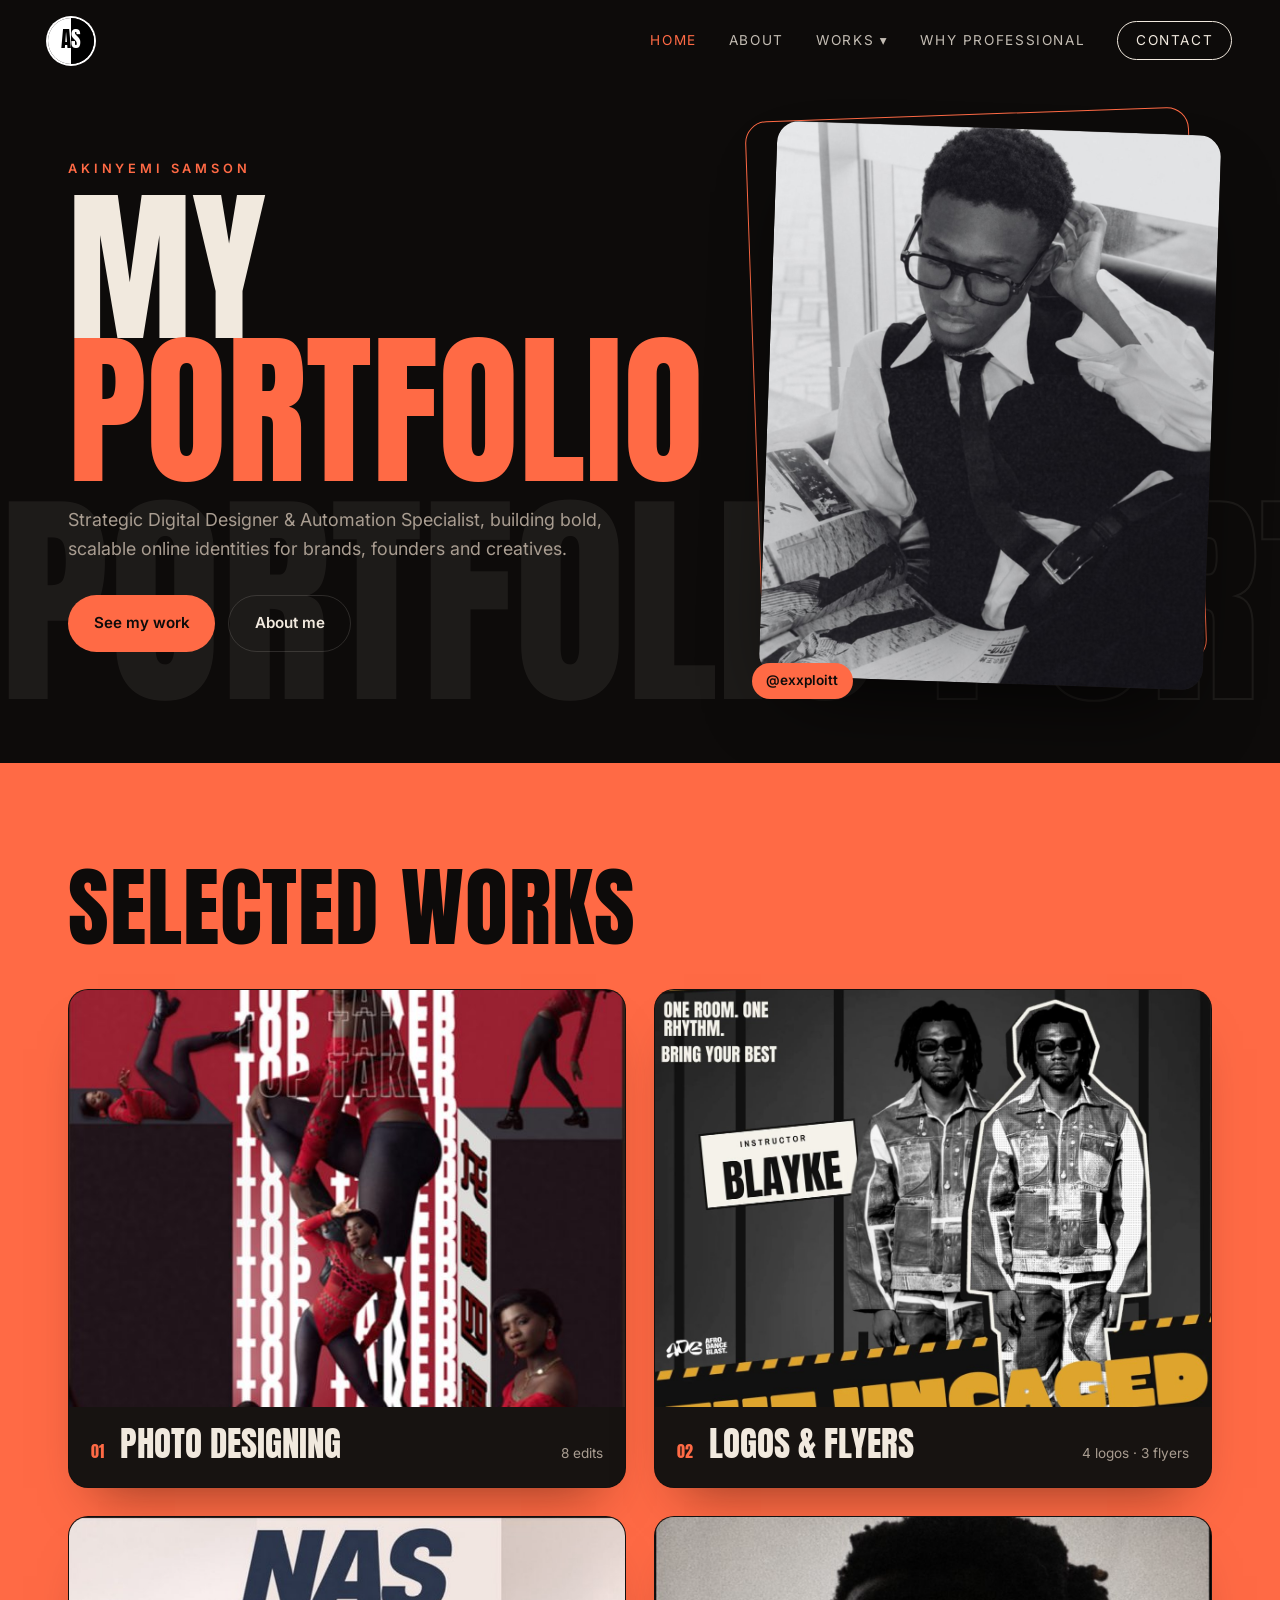
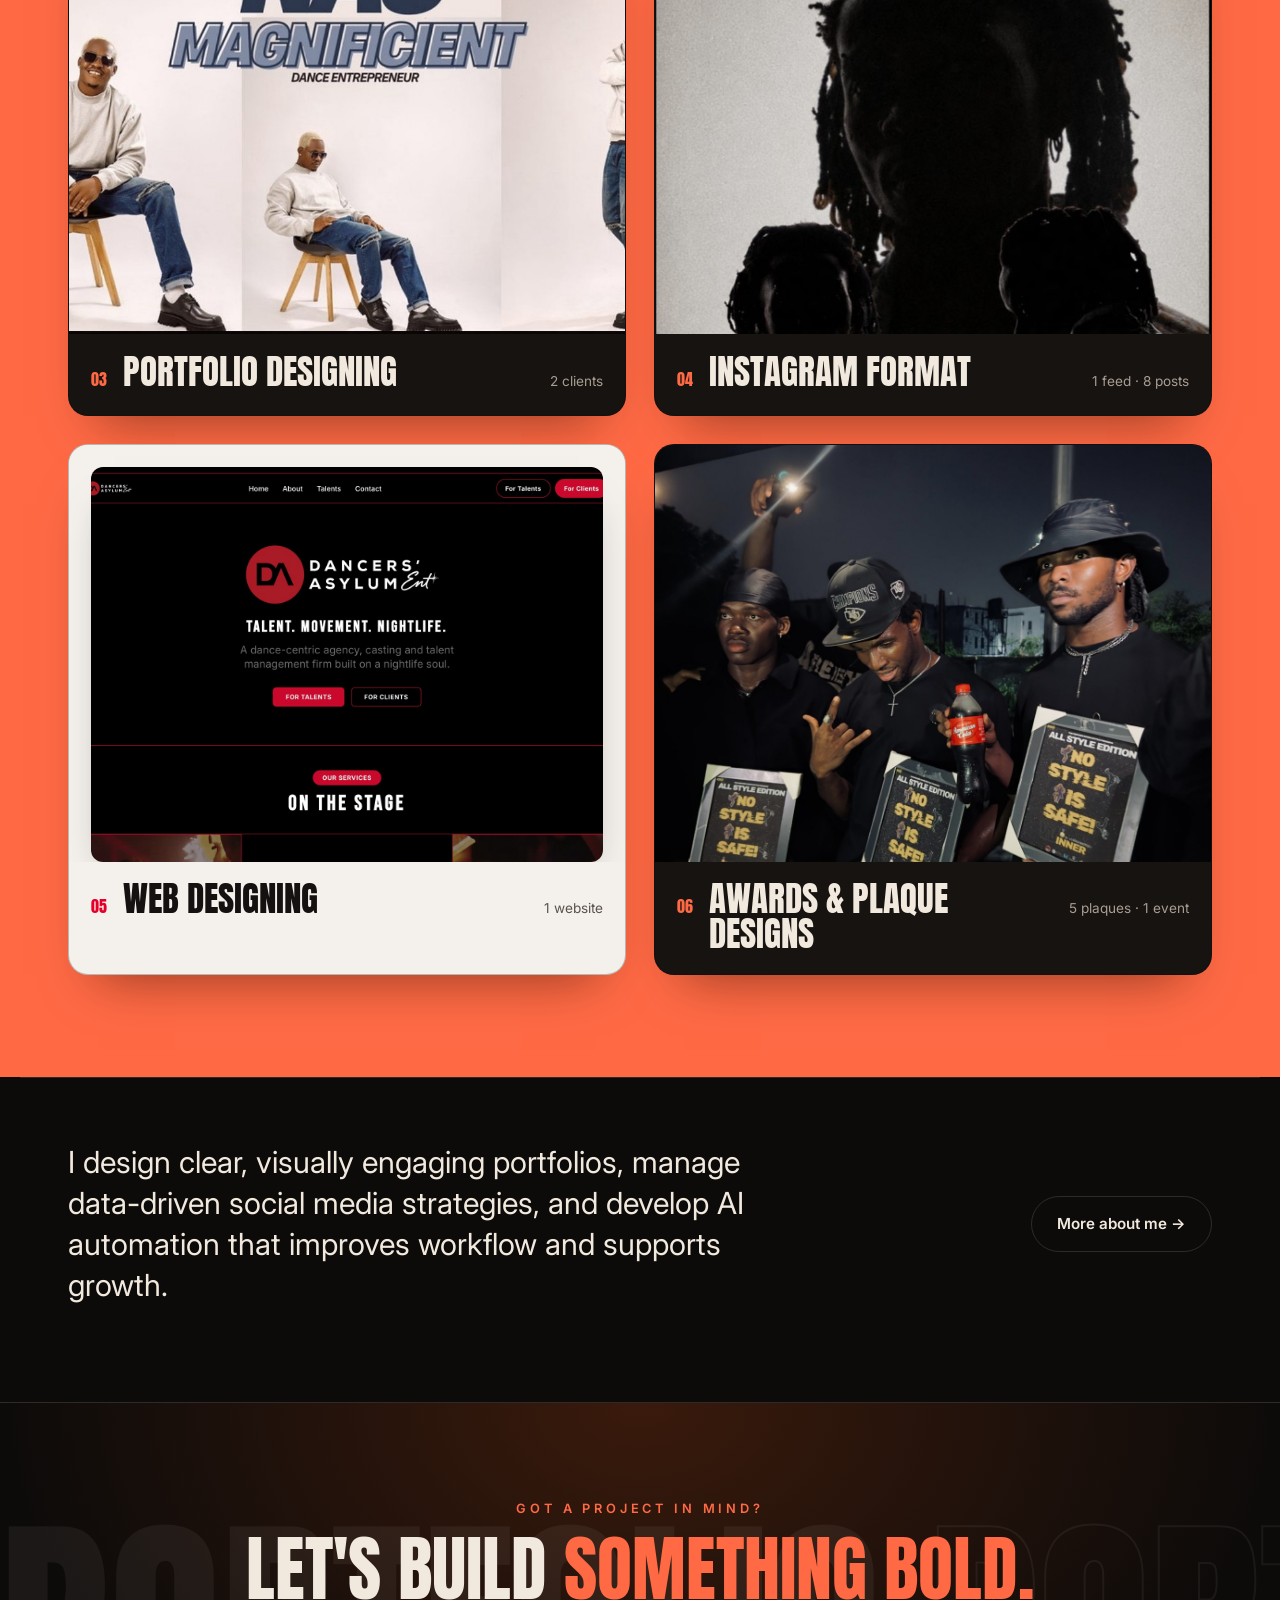
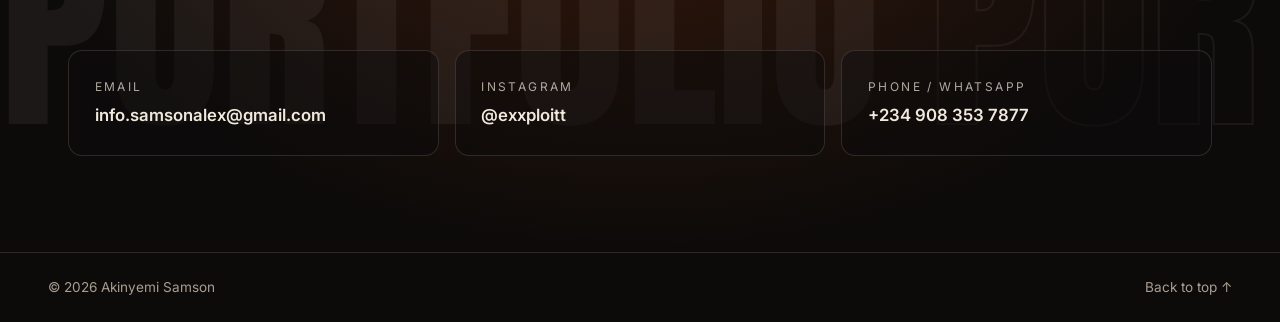
<file: index.html>
<!doctype html>
<html lang="en">
<head>
  <meta charset="utf-8" />
  <meta name="viewport" content="width=device-width, initial-scale=1" />
  <title>Akinyemi Samson — Portfolio</title>
  <meta name="description" content="Strategic Digital Designer and Automation Specialist. Brand rebranding, photo design, portfolios, websites and AI automation." />
  <meta property="og:title" content="Akinyemi Samson — Portfolio" />
  <meta property="og:description" content="Strategic Digital Designer and Automation Specialist. Brand rebranding, photo design, portfolios, websites and AI automation." />
  <meta property="og:image" content="assets/img/portrait.jpg" />
  <link rel="icon" href="favicon.ico" sizes="any" />
  <link rel="icon" type="image/png" sizes="32x32" href="favicon-32.png" />
  <link rel="apple-touch-icon" href="apple-touch-icon.png" />
  <link rel="preconnect" href="https://fonts.googleapis.com" />
  <link rel="preconnect" href="https://fonts.gstatic.com" crossorigin />
  <link href="https://fonts.googleapis.com/css2?family=Anton&family=Inter:wght@400;500;600&display=swap" rel="stylesheet" />
  <link rel="stylesheet" href="styles.css" />
</head>
<body>
  <span id="top"></span>
  <header class="nav" id="nav">
    <a href="index.html" class="nav__logo" aria-label="Akinyemi Samson, home"><span class="nav__logo-a">A</span><span class="nav__logo-s">S</span></a>
    <button class="nav__toggle" aria-label="Open menu" aria-expanded="false">
      <span></span><span></span>
    </button>
    <nav class="nav__links" aria-label="Main">
      <a href="index.html" aria-current="page">Home</a>
      <a href="about.html">About</a>
      <div class="nav__group">
        <button class="nav__works" aria-expanded="false" aria-haspopup="true">Works <span aria-hidden="true">▾</span></button>
        <ul class="nav__sub">
          <li><a href="photo-designing.html">Photo Designing</a></li>
          <li><a href="logos-flyers.html">Logos &amp; Flyers</a></li>
          <li><a href="portfolio-designing.html">Portfolio Designing</a></li>
          <li><a href="instagram-format.html">Instagram Format</a></li>
          <li><a href="web-designing.html">Web Designing</a></li>
          <li><a href="awards-plaques.html">Awards &amp; Plaque Designs</a></li>
        </ul>
      </div>
      <a href="why-professional.html">Why Professional</a>
      <a href="contact.html" class="nav__cta">Contact</a>
    </nav>
  </header>
  <main>
    <section class="hero">
      <div class="hero__marquee" aria-hidden="true">
        <div class="marquee__track">
          <span>PORTFOLIO</span><span class="outline">PORTFOLIO</span><span>PORTFOLIO</span><span class="outline">PORTFOLIO</span>
          <span>PORTFOLIO</span><span class="outline">PORTFOLIO</span><span>PORTFOLIO</span><span class="outline">PORTFOLIO</span>
        </div>
      </div>
      <div class="hero__inner">
        <div class="hero__text">
          <p class="eyebrow reveal">Akinyemi Samson</p>
          <h1 class="hero__title reveal">My<br /><span>Portfolio</span></h1>
          <p class="hero__sub reveal">Strategic Digital Designer &amp; Automation Specialist, building bold, scalable online identities for brands, founders and creatives.</p>
          <div class="hero__actions reveal">
            <a href="#works" class="btn btn--solid">See my work</a>
            <a href="about.html" class="btn btn--ghost">About me</a>
          </div>
        </div>
        <figure class="hero__photo reveal">
          <div class="frame">
            <img src="assets/img/portrait.jpg" alt="Portrait of Akinyemi Samson" onerror="this.parentElement.classList.add('is-empty')" />
            <span class="frame__label">portrait.jpg</span>
          </div>
          <figcaption>@exxploitt</figcaption>
        </figure>
      </div>
    </section>

    <section class="works" id="works">
      <div class="container">
        <h2 class="section-title reveal">Selected Works</h2>
        <div class="work-cards">
          <a class="work-card work-card--photo reveal" href="photo-designing.html">
            <div class="work-card__img"><img src="assets/img/photo/07.jpg" alt="" loading="lazy" onerror="this.remove()" /></div>
            <div class="work-card__meta">
              <span class="work-card__num">01</span>
              <h3>Photo Designing</h3>
              <span class="work-card__count">8 edits</span>
            </div>
          </a>
          <a class="work-card work-card--logos reveal" href="logos-flyers.html">
            <div class="work-card__img"><img src="assets/img/logos/flyer-3.jpg" alt="" loading="lazy" onerror="this.remove()" /></div>
            <div class="work-card__meta">
              <span class="work-card__num">02</span>
              <h3>Logos &amp; Flyers</h3>
              <span class="work-card__count">4 logos · 3 flyers</span>
            </div>
          </a>
          <a class="work-card work-card--portfolio reveal" href="portfolio-designing.html">
            <div class="work-card__img"><img src="assets/img/portfolio/nasir-1.jpg" alt="" loading="lazy" onerror="this.remove()" /></div>
            <div class="work-card__meta">
              <span class="work-card__num">03</span>
              <h3>Portfolio Designing</h3>
              <span class="work-card__count">2 clients</span>
            </div>
          </a>
          <a class="work-card work-card--instagram reveal" href="instagram-format.html">
            <div class="work-card__img"><img src="assets/img/instagram/mockup.jpg" alt="" loading="lazy" onerror="this.remove()" /></div>
            <div class="work-card__meta">
              <span class="work-card__num">04</span>
              <h3>Instagram Format</h3>
              <span class="work-card__count">1 feed · 8 posts</span>
            </div>
          </a>
          <a class="work-card work-card--light work-card--web reveal" href="web-designing.html">
            <div class="work-card__img"><img src="assets/img/web/dancersasylum-desktop.jpg" alt="" loading="lazy" onerror="this.remove()" /></div>
            <div class="work-card__meta">
              <span class="work-card__num">05</span>
              <h3>Web Designing</h3>
              <span class="work-card__count">1 website</span>
            </div>
          </a>
          <a class="work-card work-card--awards reveal" href="awards-plaques.html">
            <div class="work-card__img"><img src="assets/img/awards/night-solo-winners.jpg" alt="" loading="lazy" onerror="this.remove()" /></div>
            <div class="work-card__meta">
              <span class="work-card__num">06</span>
              <h3>Awards &amp; Plaque Designs</h3>
              <span class="work-card__count">5 plaques · 1 event</span>
            </div>
          </a>
        </div>
      </div>
    </section>

    <section class="teaser">
      <div class="container teaser__inner">
        <p class="teaser__quote reveal">I design clear, visually engaging portfolios, manage data-driven social media strategies, and develop AI automation that improves workflow and supports growth.</p>
        <a href="about.html" class="btn btn--ghost reveal">More about me →</a>
      </div>
    </section>
    <section class="contact contact--band">
      <div class="marquee" aria-hidden="true">
        <div class="marquee__track">
          <span>PORTFOLIO</span><span class="outline">PORTFOLIO</span><span>PORTFOLIO</span><span class="outline">PORTFOLIO</span>
          <span>PORTFOLIO</span><span class="outline">PORTFOLIO</span><span>PORTFOLIO</span><span class="outline">PORTFOLIO</span>
        </div>
      </div>
      <div class="container">
        <p class="eyebrow reveal">Got a project in mind?</p>
        <h2 class="contact__title contact__title--sm reveal">Let's build <span>something bold.</span></h2>
        <div class="contact__links">
          <a class="contact__card reveal" href="mailto:info.samsonalex@gmail.com">
            <span class="contact__label">Email</span>
            <span class="contact__value">info.samsonalex@gmail.com</span>
          </a>
          <a class="contact__card reveal" href="https://instagram.com/exxploitt" target="_blank" rel="noopener">
            <span class="contact__label">Instagram</span>
            <span class="contact__value">@exxploitt</span>
          </a>
          <a class="contact__card reveal" href="https://wa.me/2349083537877" target="_blank" rel="noopener">
            <span class="contact__label">Phone / WhatsApp</span>
            <span class="contact__value">+234 908 353 7877</span>
          </a>
        </div>
      </div>
    </section>
  </main>

  <footer class="footer">
    <p>© <span id="year"></span> Akinyemi Samson</p>
    <a href="#top">Back to top ↑</a>
  </footer>

  <div class="lightbox" id="lightbox" aria-hidden="true">
    <button class="lightbox__close" aria-label="Close">×</button>
    <img alt="" />
  </div>

  <script src="script.js"></script>
</body>
</html>
</file>
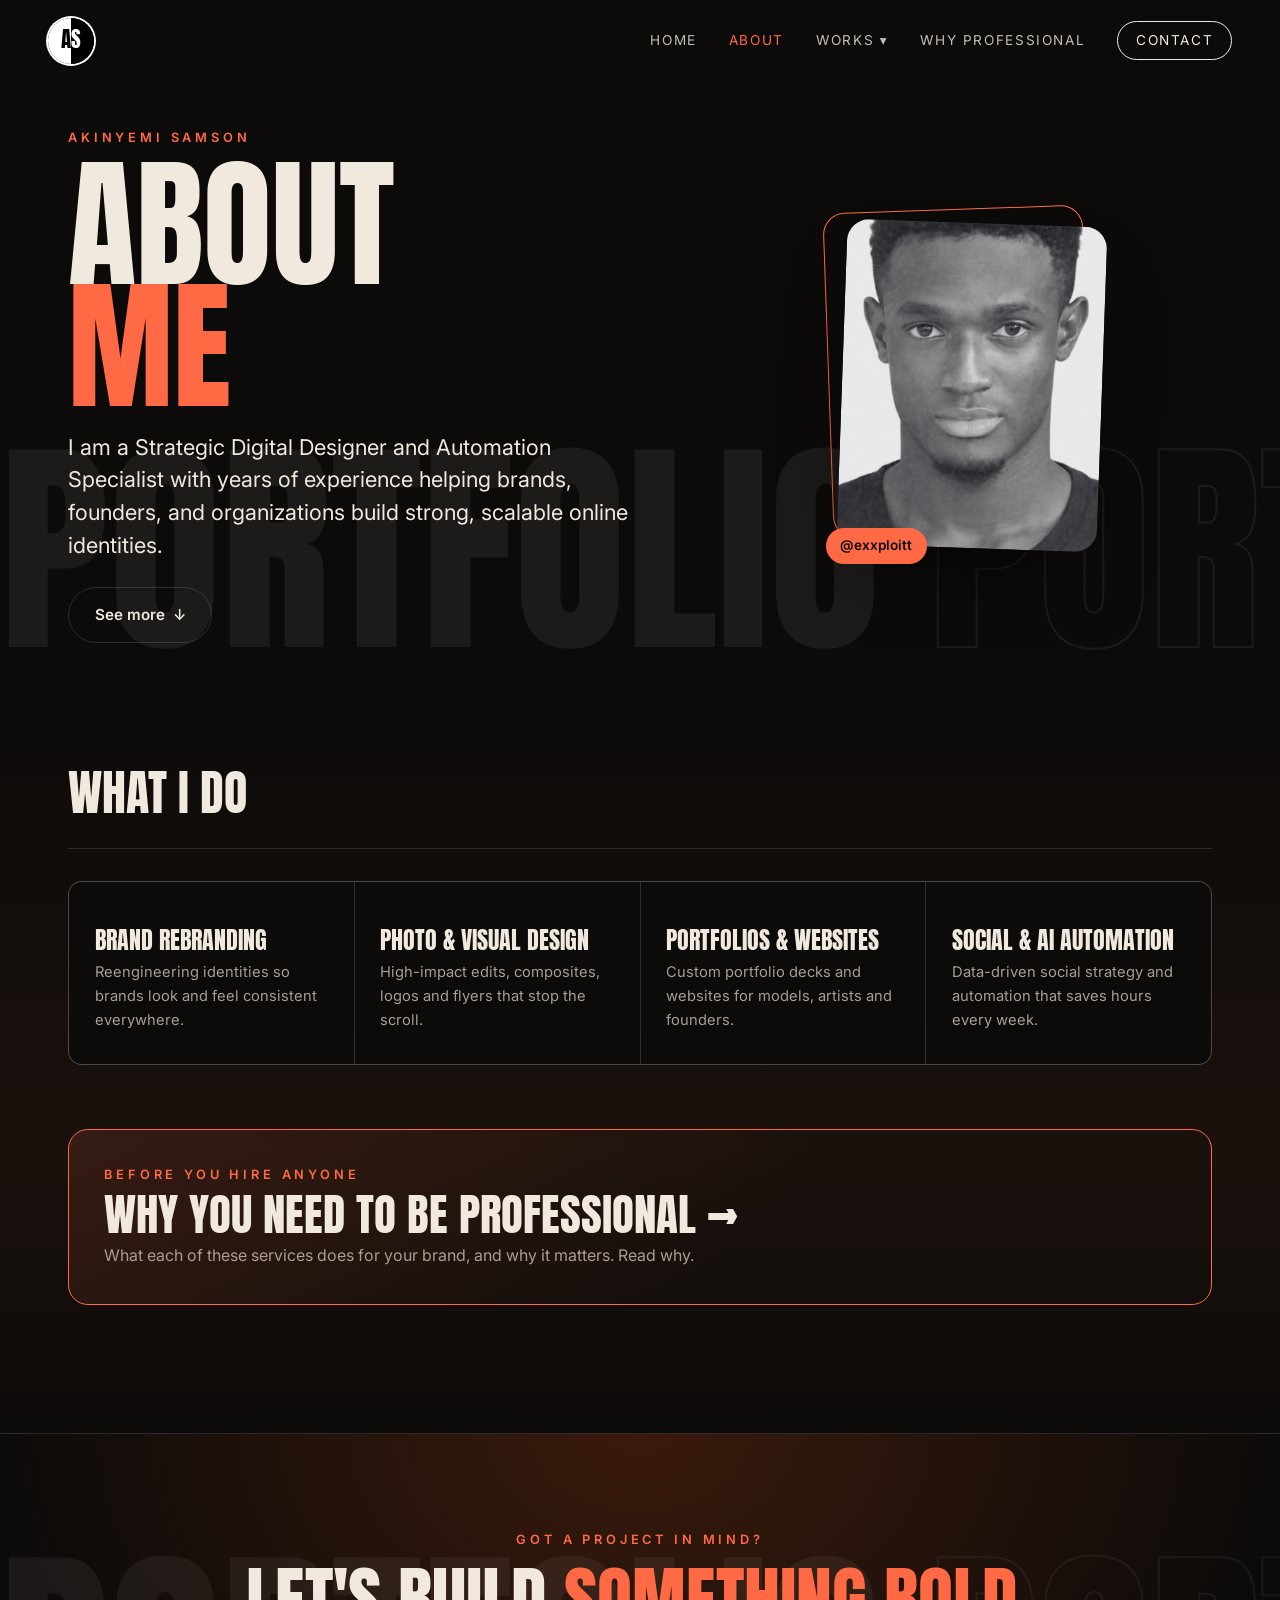
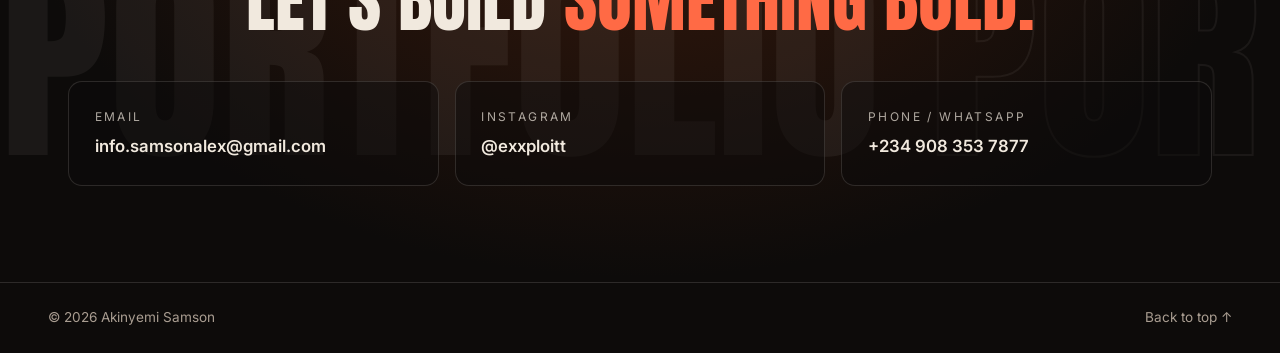
<file: about.html>
<!doctype html>
<html lang="en">
<head>
  <meta charset="utf-8" />
  <meta name="viewport" content="width=device-width, initial-scale=1" />
  <title>About — Akinyemi Samson</title>
  <meta name="description" content="About Akinyemi Samson, Strategic Digital Designer and Automation Specialist." />
  <meta property="og:title" content="About — Akinyemi Samson" />
  <meta property="og:description" content="About Akinyemi Samson, Strategic Digital Designer and Automation Specialist." />
  <meta property="og:image" content="assets/img/portrait.jpg" />
  <link rel="icon" href="favicon.ico" sizes="any" />
  <link rel="icon" type="image/png" sizes="32x32" href="favicon-32.png" />
  <link rel="apple-touch-icon" href="apple-touch-icon.png" />
  <link rel="preconnect" href="https://fonts.googleapis.com" />
  <link rel="preconnect" href="https://fonts.gstatic.com" crossorigin />
  <link href="https://fonts.googleapis.com/css2?family=Anton&family=Inter:wght@400;500;600&display=swap" rel="stylesheet" />
  <link rel="stylesheet" href="styles.css" />
</head>
<body>
  <span id="top"></span>
  <header class="nav" id="nav">
    <a href="index.html" class="nav__logo" aria-label="Akinyemi Samson, home"><span class="nav__logo-a">A</span><span class="nav__logo-s">S</span></a>
    <button class="nav__toggle" aria-label="Open menu" aria-expanded="false">
      <span></span><span></span>
    </button>
    <nav class="nav__links" aria-label="Main">
      <a href="index.html">Home</a>
      <a href="about.html" aria-current="page">About</a>
      <div class="nav__group">
        <button class="nav__works" aria-expanded="false" aria-haspopup="true">Works <span aria-hidden="true">▾</span></button>
        <ul class="nav__sub">
          <li><a href="photo-designing.html">Photo Designing</a></li>
          <li><a href="logos-flyers.html">Logos &amp; Flyers</a></li>
          <li><a href="portfolio-designing.html">Portfolio Designing</a></li>
          <li><a href="instagram-format.html">Instagram Format</a></li>
          <li><a href="web-designing.html">Web Designing</a></li>
          <li><a href="awards-plaques.html">Awards &amp; Plaque Designs</a></li>
        </ul>
      </div>
      <a href="why-professional.html">Why Professional</a>
      <a href="contact.html" class="nav__cta">Contact</a>
    </nav>
  </header>
  <main>
    <section class="hero about-hero">
      <div class="marquee" aria-hidden="true">
        <div class="marquee__track">
          <span>PORTFOLIO</span><span class="outline">PORTFOLIO</span><span>PORTFOLIO</span><span class="outline">PORTFOLIO</span>
          <span>PORTFOLIO</span><span class="outline">PORTFOLIO</span><span>PORTFOLIO</span><span class="outline">PORTFOLIO</span>
        </div>
      </div>
      <div class="hero__inner">
        <div class="hero__text">
          <p class="eyebrow reveal">Akinyemi Samson</p>
          <h1 class="hero__title about-hero__title reveal">About<br /><span>Me</span></h1>
          <p class="about-hero__lead reveal">I am a Strategic Digital Designer and Automation Specialist with years of experience helping brands, founders, and organizations build strong, scalable online identities.</p>
          <div class="about-more" id="about-more">
            <p>I design clear, visually engaging portfolios, manage data-driven social media strategies, and develop AI automation solutions that improve workflow and support growth. My work covers brand reengineering and rebranding, custom website development, and high-quality photo and visual design.</p>
            <p>Every project is built to be consistent, modern, and focused on real results, not just appearance. By combining creative design, technical skill, and automation, I help businesses and creatives strengthen their digital presence, improve efficiency, and operate more effectively.</p>
          </div>
          <button class="btn btn--ghost about-toggle reveal" aria-expanded="false" aria-controls="about-more" hidden>See more <span aria-hidden="true">↓</span></button>
        </div>
        <figure class="hero__photo about-hero__photo reveal">
          <div class="frame">
            <img src="assets/img/about.jpg" alt="Akinyemi Samson" onerror="this.parentElement.classList.add('is-empty')" />
            <span class="frame__label">about.jpg</span>
          </div>
          <figcaption>@exxploitt</figcaption>
        </figure>
      </div>
    </section>

    <section class="about about--page">
      <div class="container">
        <h2 class="group-title reveal">What I do</h2>
        <div class="services">
          <article class="service reveal"><h3>Brand Rebranding</h3><p>Reengineering identities so brands look and feel consistent everywhere.</p></article>
          <article class="service reveal"><h3>Photo &amp; Visual Design</h3><p>High-impact edits, composites, logos and flyers that stop the scroll.</p></article>
          <article class="service reveal"><h3>Portfolios &amp; Websites</h3><p>Custom portfolio decks and websites for models, artists and founders.</p></article>
          <article class="service reveal"><h3>Social &amp; AI Automation</h3><p>Data-driven social strategy and automation that saves hours every week.</p></article>
        </div>
        <a class="read-why reveal" href="why-professional.html">
          <span class="eyebrow">Before you hire anyone</span>
          <strong>Why you need to be professional <span aria-hidden="true">→</span></strong>
          <span>What each of these services does for your brand, and why it matters. Read why.</span>
        </a>
      </div>
    </section>
    <section class="contact contact--band">
      <div class="marquee" aria-hidden="true">
        <div class="marquee__track">
          <span>PORTFOLIO</span><span class="outline">PORTFOLIO</span><span>PORTFOLIO</span><span class="outline">PORTFOLIO</span>
          <span>PORTFOLIO</span><span class="outline">PORTFOLIO</span><span>PORTFOLIO</span><span class="outline">PORTFOLIO</span>
        </div>
      </div>
      <div class="container">
        <p class="eyebrow reveal">Got a project in mind?</p>
        <h2 class="contact__title contact__title--sm reveal">Let's build <span>something bold.</span></h2>
        <div class="contact__links">
          <a class="contact__card reveal" href="mailto:info.samsonalex@gmail.com">
            <span class="contact__label">Email</span>
            <span class="contact__value">info.samsonalex@gmail.com</span>
          </a>
          <a class="contact__card reveal" href="https://instagram.com/exxploitt" target="_blank" rel="noopener">
            <span class="contact__label">Instagram</span>
            <span class="contact__value">@exxploitt</span>
          </a>
          <a class="contact__card reveal" href="https://wa.me/2349083537877" target="_blank" rel="noopener">
            <span class="contact__label">Phone / WhatsApp</span>
            <span class="contact__value">+234 908 353 7877</span>
          </a>
        </div>
      </div>
    </section>
  </main>

  <footer class="footer">
    <p>© <span id="year"></span> Akinyemi Samson</p>
    <a href="#top">Back to top ↑</a>
  </footer>

  <div class="lightbox" id="lightbox" aria-hidden="true">
    <button class="lightbox__close" aria-label="Close">×</button>
    <img alt="" />
  </div>

  <script src="script.js"></script>
</body>
</html>
</file>
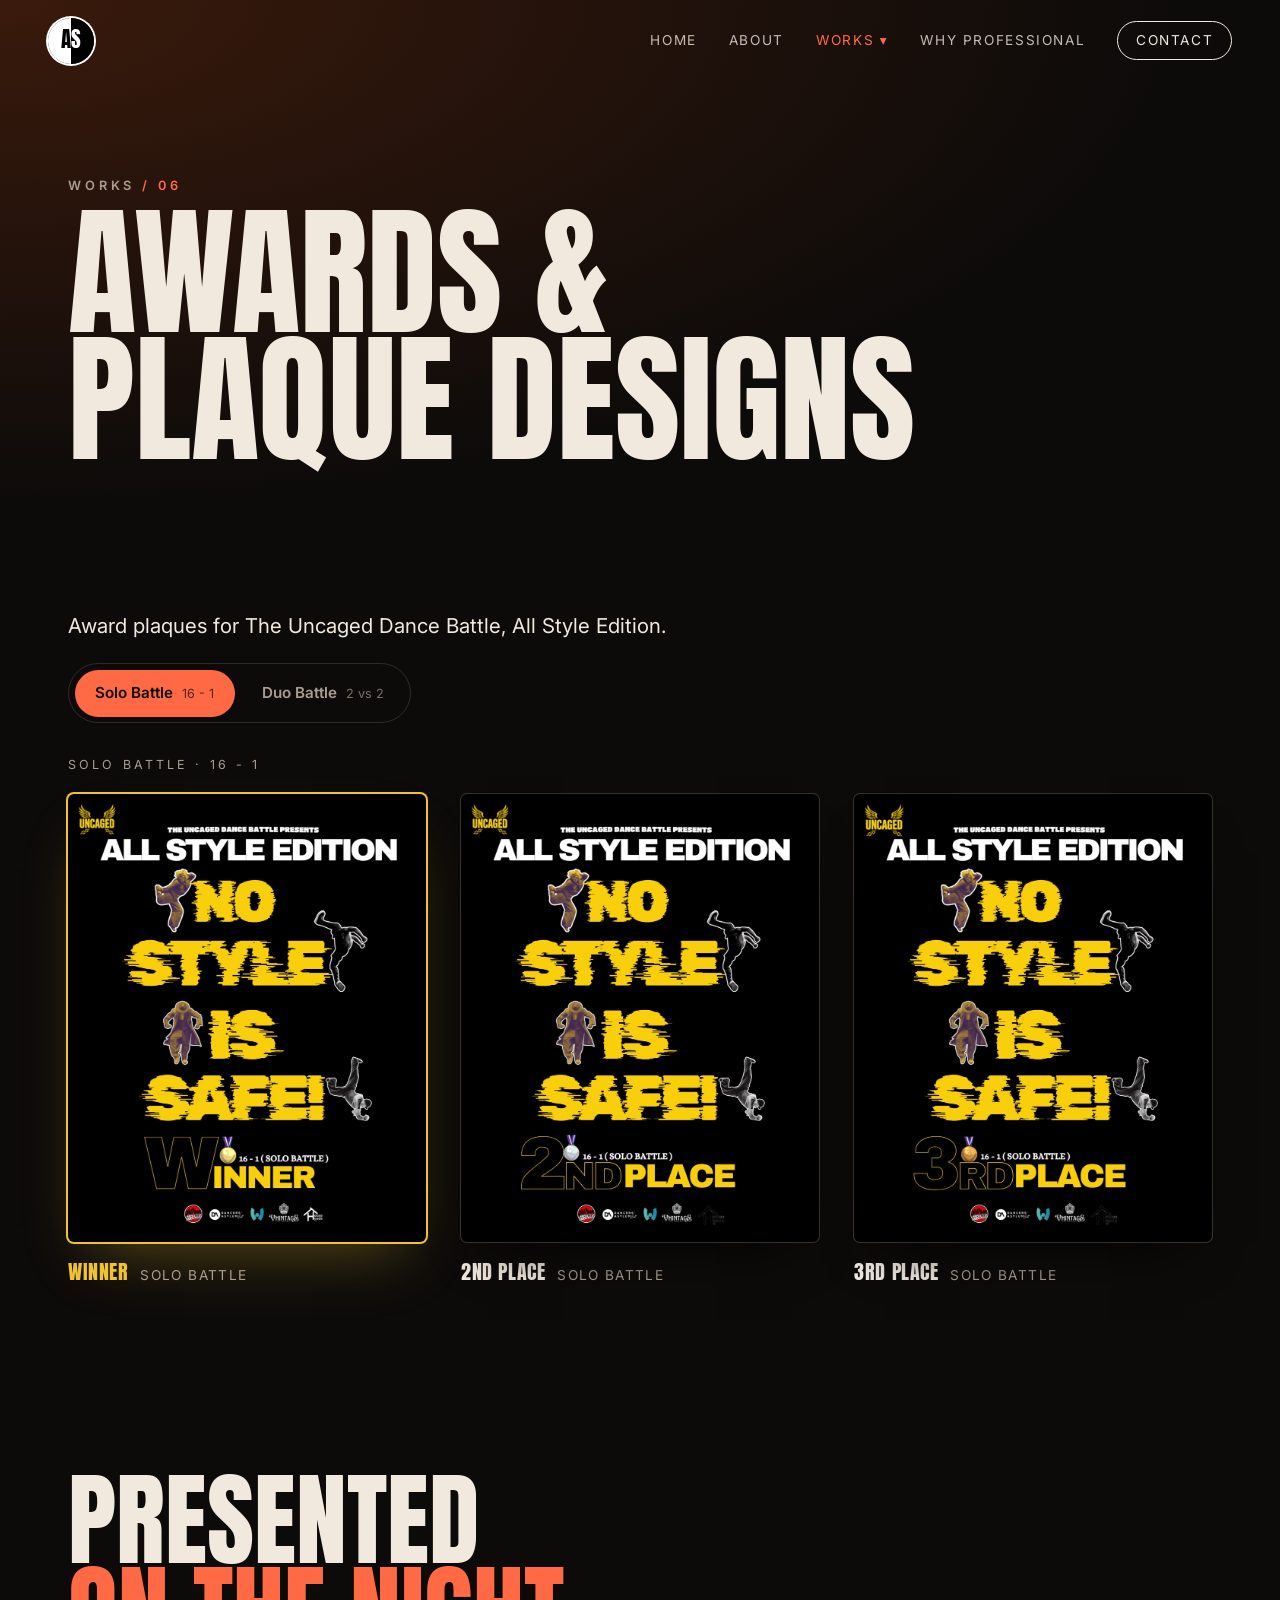
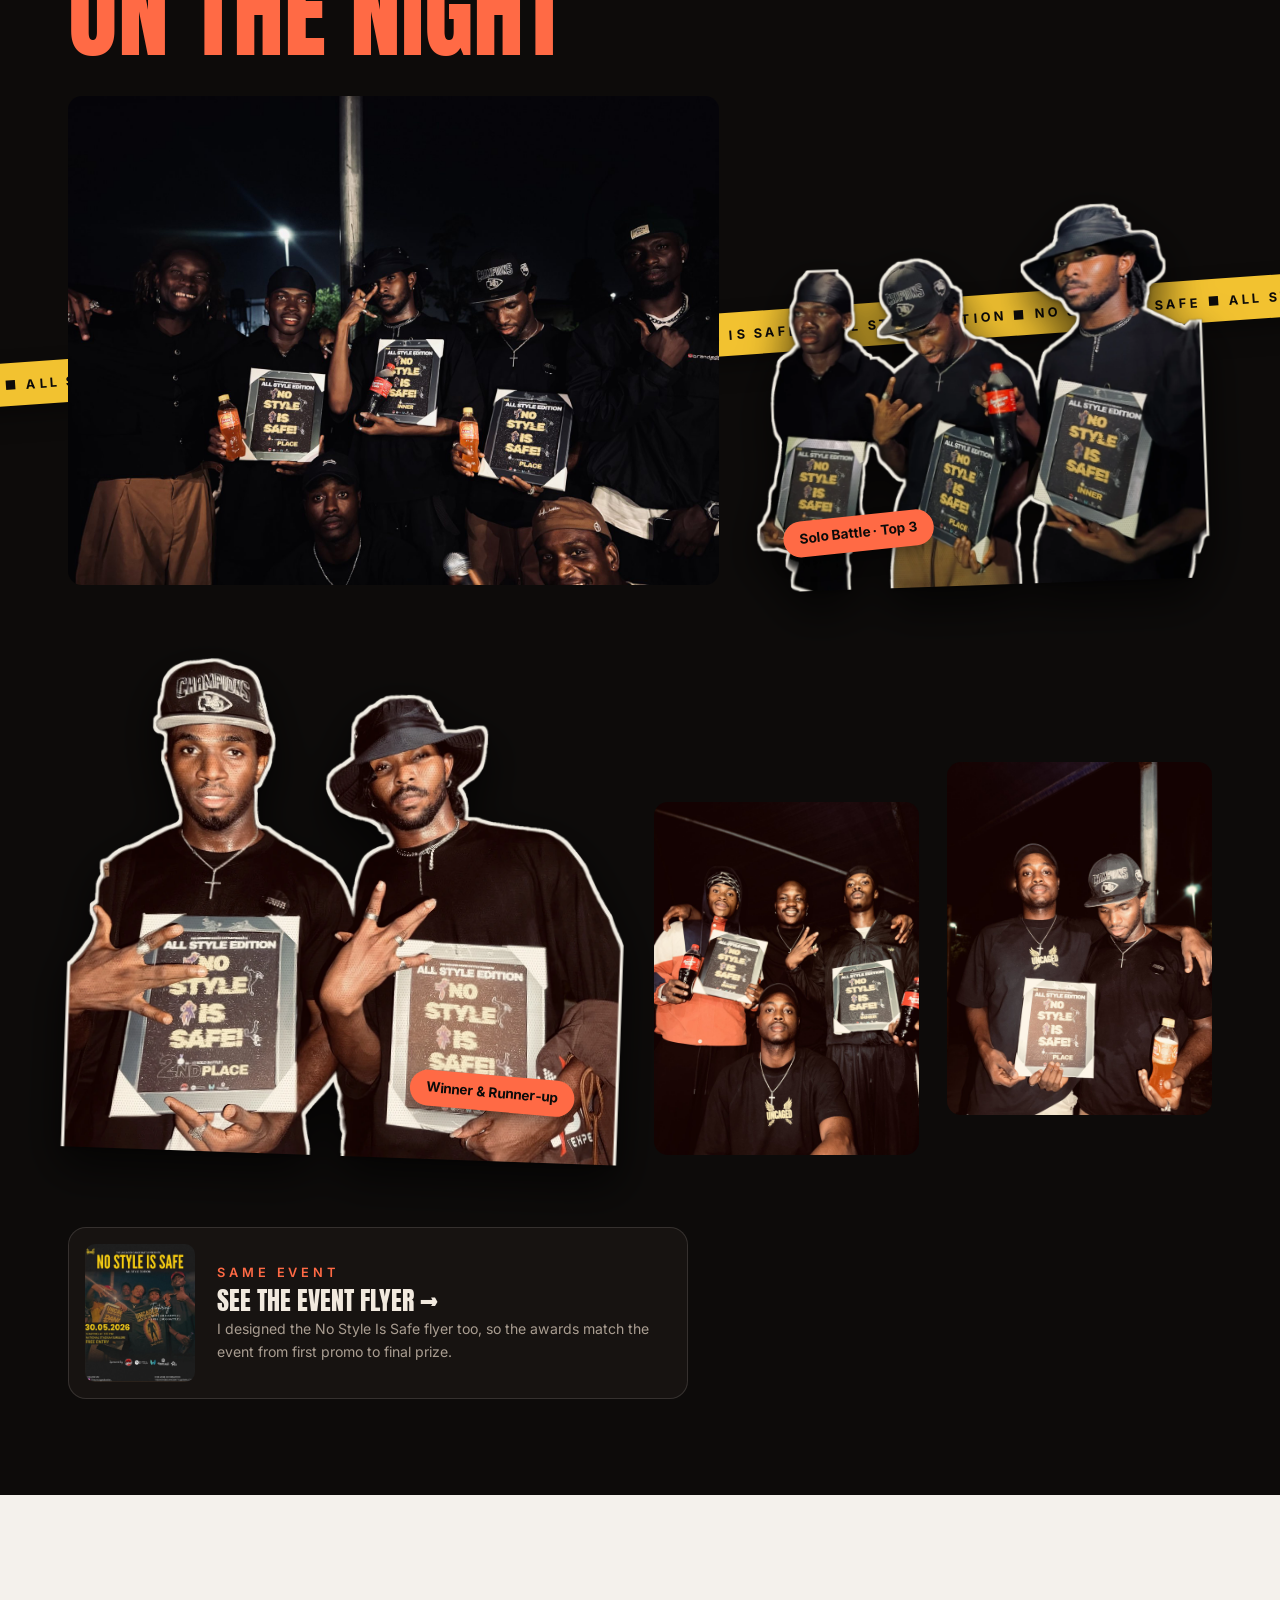
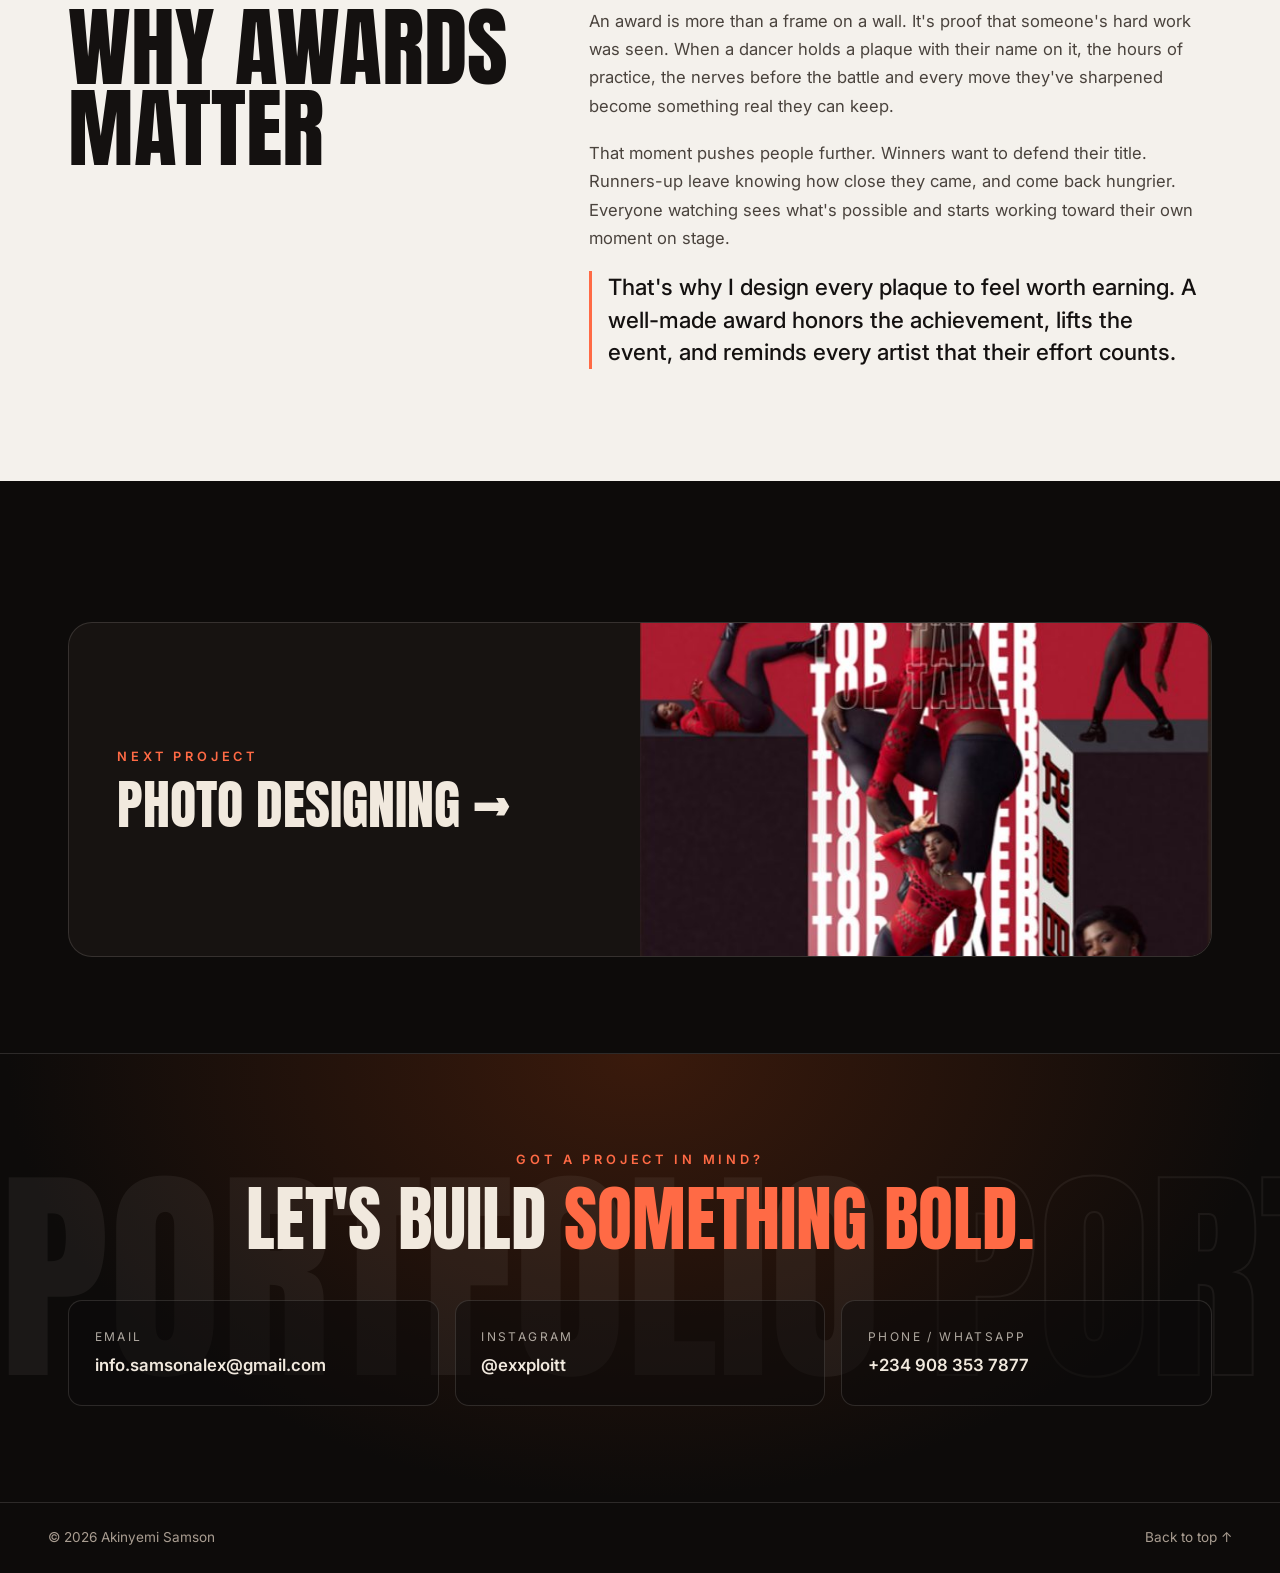
<file: awards-plaques.html>
<!doctype html>
<html lang="en">
<head>
  <meta charset="utf-8" />
  <meta name="viewport" content="width=device-width, initial-scale=1" />
  <title>Awards & Plaque Designs — Akinyemi Samson</title>
  <meta name="description" content="Award plaque design by Akinyemi Samson, made for The Uncaged Dance Battle." />
  <meta property="og:title" content="Awards & Plaque Designs — Akinyemi Samson" />
  <meta property="og:description" content="Award plaque design by Akinyemi Samson, made for The Uncaged Dance Battle." />
  <meta property="og:image" content="assets/img/portrait.jpg" />
  <link rel="icon" href="favicon.ico" sizes="any" />
  <link rel="icon" type="image/png" sizes="32x32" href="favicon-32.png" />
  <link rel="apple-touch-icon" href="apple-touch-icon.png" />
  <link rel="preconnect" href="https://fonts.googleapis.com" />
  <link rel="preconnect" href="https://fonts.gstatic.com" crossorigin />
  <link href="https://fonts.googleapis.com/css2?family=Anton&family=Inter:wght@400;500;600&display=swap" rel="stylesheet" />
  <link rel="stylesheet" href="styles.css" />
</head>
<body>
  <span id="top"></span>
  <header class="nav" id="nav">
    <a href="index.html" class="nav__logo" aria-label="Akinyemi Samson, home"><span class="nav__logo-a">A</span><span class="nav__logo-s">S</span></a>
    <button class="nav__toggle" aria-label="Open menu" aria-expanded="false">
      <span></span><span></span>
    </button>
    <nav class="nav__links" aria-label="Main">
      <a href="index.html">Home</a>
      <a href="about.html">About</a>
      <div class="nav__group is-current">
        <button class="nav__works" aria-expanded="false" aria-haspopup="true">Works <span aria-hidden="true">▾</span></button>
        <ul class="nav__sub">
          <li><a href="photo-designing.html">Photo Designing</a></li>
          <li><a href="logos-flyers.html">Logos &amp; Flyers</a></li>
          <li><a href="portfolio-designing.html">Portfolio Designing</a></li>
          <li><a href="instagram-format.html">Instagram Format</a></li>
          <li><a href="web-designing.html">Web Designing</a></li>
          <li><a href="awards-plaques.html" aria-current="page">Awards &amp; Plaque Designs</a></li>
        </ul>
      </div>
      <a href="why-professional.html">Why Professional</a>
      <a href="contact.html" class="nav__cta">Contact</a>
    </nav>
  </header>
  <main>
    <section class="page-head">
      <div class="container">
        <p class="eyebrow reveal"><a href="index.html#works">Works</a> / 06</p>
        <h1 class="page-head__title reveal">Awards &amp; Plaque Designs</h1>
      </div>
    </section>
    <section class="work-body">
      <div class="container">
        <div class="plaques reveal">
          <p class="plaques__intro">Award plaques for The Uncaged Dance Battle, All Style Edition.</p>
          <div class="plaques__tabs" role="tablist" aria-label="Battle">
            <button class="plaques__tab" role="tab" id="tab-solo" aria-controls="panel-solo" aria-selected="true">Solo Battle <small>16 - 1</small></button>
            <button class="plaques__tab" role="tab" id="tab-duo" aria-controls="panel-duo" aria-selected="false">Duo Battle <small>2 vs 2</small></button>
          </div>
          <div class="plaques__panel" id="panel-solo" role="tabpanel" aria-labelledby="tab-solo">
            <p class="plaques__label">Solo Battle · 16 - 1</p>
            <div class="plaques__grid plaques__grid--3">
            <figure class="plaque tile plaque--winner">
              <div class="frame"><img src="assets/img/awards/plaque-solo-winner.jpg" alt="Winner plaque, Solo Battle, No Style Is Safe" loading="lazy" /></div>
              <figcaption><span class="plaque__place">Winner</span> Solo Battle</figcaption>
            </figure>
            <figure class="plaque tile">
              <div class="frame"><img src="assets/img/awards/plaque-solo-2nd.jpg" alt="2nd Place plaque, Solo Battle, No Style Is Safe" loading="lazy" /></div>
              <figcaption><span class="plaque__place">2nd Place</span> Solo Battle</figcaption>
            </figure>
            <figure class="plaque tile">
              <div class="frame"><img src="assets/img/awards/plaque-solo-3rd.jpg" alt="3rd Place plaque, Solo Battle, No Style Is Safe" loading="lazy" /></div>
              <figcaption><span class="plaque__place">3rd Place</span> Solo Battle</figcaption>
            </figure>
            </div>
          </div>
          <div class="plaques__panel" id="panel-duo" role="tabpanel" aria-labelledby="tab-duo">
            <p class="plaques__label">Duo Battle · 2 vs 2</p>
            <div class="plaques__grid plaques__grid--2">
            <figure class="plaque tile plaque--winner">
              <div class="frame"><img src="assets/img/awards/plaque-duo-winner.jpg" alt="Winner plaque, Duo Battle, No Style Is Safe" loading="lazy" /></div>
              <figcaption><span class="plaque__place">Winner</span> Duo Battle</figcaption>
            </figure>
            <figure class="plaque tile">
              <div class="frame"><img src="assets/img/awards/plaque-duo-2nd.jpg" alt="2nd Place plaque, Duo Battle, No Style Is Safe" loading="lazy" /></div>
              <figcaption><span class="plaque__place">2nd Place</span> Duo Battle</figcaption>
            </figure>
            </div>
          </div>
        </div>
      </div>
    </section>

    <section class="night">
      <div class="container">
        <h2 class="night__title reveal">Presented<br /><span>on the night</span></h2>
        <div class="night__stage night__stage--one">
          <figure class="tile night__photo night__photo--wide"><div class="frame"><img src="assets/img/awards/night-group.jpg" alt="Winners and crew holding their plaques at The Uncaged Dance Battle" loading="lazy" onerror="this.parentElement.classList.add('is-empty')" /><span class="frame__label">awards/night-group.jpg</span></div></figure>
          <div class="night__tape" aria-hidden="true"><span>NO STYLE IS SAFE ■ ALL STYLE EDITION ■ NO STYLE IS SAFE ■ ALL STYLE EDITION ■ NO STYLE IS SAFE ■ ALL STYLE EDITION ■ NO STYLE IS SAFE ■ ALL STYLE EDITION ■ NO STYLE IS SAFE ■ ALL STYLE EDITION ■ NO STYLE IS SAFE ■ ALL STYLE EDITION ■ </span></div>
          <figure class="night__sticker night__sticker--solo">
            <img src="assets/img/awards/cutout-solo-winners.webp" alt="The three solo battle winners holding their Winner, 2nd and 3rd place plaques" loading="lazy" />
            <figcaption class="night__tag">Solo Battle · Top 3</figcaption>
          </figure>
        </div>
        <div class="night__stage night__stage--two">
          <figure class="night__sticker night__sticker--duo">
            <img src="assets/img/awards/cutout-duo-winners.webp" alt="The solo battle winner and runner-up with their plaques" loading="lazy" />
            <figcaption class="night__tag">Winner &amp; Runner-up</figcaption>
          </figure>
          <figure class="tile night__photo"><div class="frame"><img src="assets/img/awards/night-crew.jpg" alt="Plaque winners celebrating after the battle" loading="lazy" onerror="this.parentElement.classList.add('is-empty')" /><span class="frame__label">awards/night-crew.jpg</span></div></figure>
          <figure class="tile night__photo"><div class="frame"><img src="assets/img/awards/night-duo.jpg" alt="A 2nd place winner holding his plaque after the battle" loading="lazy" onerror="this.parentElement.classList.add('is-empty')" /><span class="frame__label">awards/night-duo.jpg</span></div></figure>
        </div>

        <a class="flyer-link reveal" href="logos-flyers.html#no-style-is-safe">
          <img src="assets/img/logos/flyer-2.jpg" alt="" loading="lazy" />
          <span class="flyer-link__text"><span class="eyebrow">Same event</span><strong>See the event flyer →</strong><span>I designed the No Style Is Safe flyer too, so the awards match the event from first promo to final prize.</span></span>
        </a>
      </div>
    </section>

    <section class="awards-why">
      <div class="container awards-why__inner">
        <h2 class="awards-why__title reveal">Why awards matter</h2>
        <div class="awards-why__text">
          <p class="reveal">An award is more than a frame on a wall. It's proof that someone's hard work was seen. When a dancer holds a plaque with their name on it, the hours of practice, the nerves before the battle and every move they've sharpened become something real they can keep.</p>
          <p class="reveal">That moment pushes people further. Winners want to defend their title. Runners-up leave knowing how close they came, and come back hungrier. Everyone watching sees what's possible and starts working toward their own moment on stage.</p>
          <p class="awards-why__close reveal">That's why I design every plaque to feel worth earning. A well-made award honors the achievement, lifts the event, and reminds every artist that their effort counts.</p>
        </div>
      </div>
    </section>

    <section class="work-body">
      <div class="container">
        <a class="next reveal" href="photo-designing.html">
          <div class="next__text">
            <span class="eyebrow">Next project</span>
            <span class="next__title">Photo Designing →</span>
          </div>
          <div class="next__img"><img src="assets/img/photo/07.jpg" alt="" loading="lazy" onerror="this.remove()" /></div>
        </a>
      </div>
    </section>
    <section class="contact contact--band">
      <div class="marquee" aria-hidden="true">
        <div class="marquee__track">
          <span>PORTFOLIO</span><span class="outline">PORTFOLIO</span><span>PORTFOLIO</span><span class="outline">PORTFOLIO</span>
          <span>PORTFOLIO</span><span class="outline">PORTFOLIO</span><span>PORTFOLIO</span><span class="outline">PORTFOLIO</span>
        </div>
      </div>
      <div class="container">
        <p class="eyebrow reveal">Got a project in mind?</p>
        <h2 class="contact__title contact__title--sm reveal">Let's build <span>something bold.</span></h2>
        <div class="contact__links">
          <a class="contact__card reveal" href="mailto:info.samsonalex@gmail.com">
            <span class="contact__label">Email</span>
            <span class="contact__value">info.samsonalex@gmail.com</span>
          </a>
          <a class="contact__card reveal" href="https://instagram.com/exxploitt" target="_blank" rel="noopener">
            <span class="contact__label">Instagram</span>
            <span class="contact__value">@exxploitt</span>
          </a>
          <a class="contact__card reveal" href="https://wa.me/2349083537877" target="_blank" rel="noopener">
            <span class="contact__label">Phone / WhatsApp</span>
            <span class="contact__value">+234 908 353 7877</span>
          </a>
        </div>
      </div>
    </section>
  </main>

  <footer class="footer">
    <p>© <span id="year"></span> Akinyemi Samson</p>
    <a href="#top">Back to top ↑</a>
  </footer>

  <div class="lightbox" id="lightbox" aria-hidden="true">
    <button class="lightbox__close" aria-label="Close">×</button>
    <img alt="" />
  </div>

  <script src="script.js"></script>
</body>
</html>
</file>
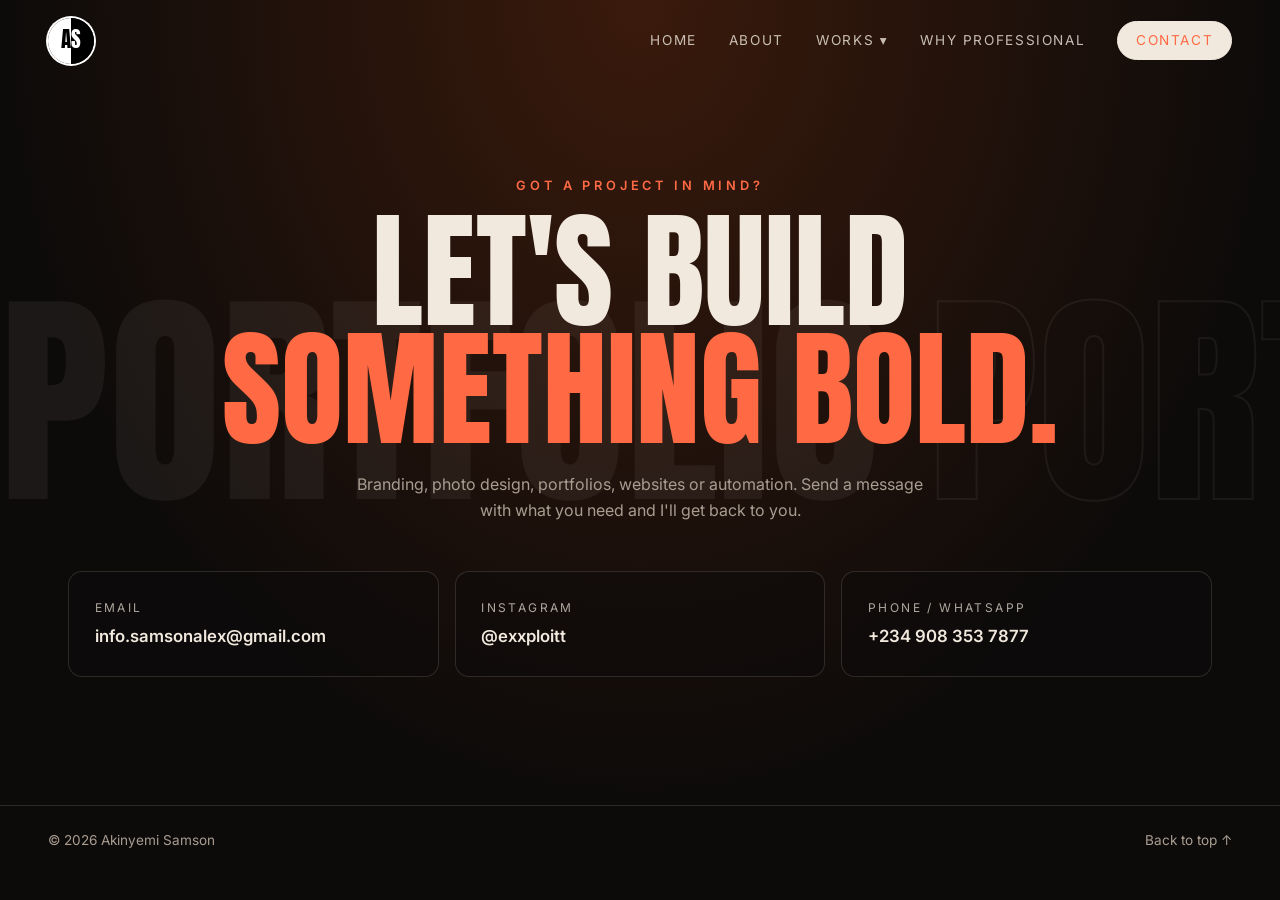
<file: contact.html>
<!doctype html>
<html lang="en">
<head>
  <meta charset="utf-8" />
  <meta name="viewport" content="width=device-width, initial-scale=1" />
  <title>Contact — Akinyemi Samson</title>
  <meta name="description" content="Get in touch with Akinyemi Samson." />
  <meta property="og:title" content="Contact — Akinyemi Samson" />
  <meta property="og:description" content="Get in touch with Akinyemi Samson." />
  <meta property="og:image" content="assets/img/portrait.jpg" />
  <link rel="icon" href="favicon.ico" sizes="any" />
  <link rel="icon" type="image/png" sizes="32x32" href="favicon-32.png" />
  <link rel="apple-touch-icon" href="apple-touch-icon.png" />
  <link rel="preconnect" href="https://fonts.googleapis.com" />
  <link rel="preconnect" href="https://fonts.gstatic.com" crossorigin />
  <link href="https://fonts.googleapis.com/css2?family=Anton&family=Inter:wght@400;500;600&display=swap" rel="stylesheet" />
  <link rel="stylesheet" href="styles.css" />
</head>
<body>
  <span id="top"></span>
  <header class="nav" id="nav">
    <a href="index.html" class="nav__logo" aria-label="Akinyemi Samson, home"><span class="nav__logo-a">A</span><span class="nav__logo-s">S</span></a>
    <button class="nav__toggle" aria-label="Open menu" aria-expanded="false">
      <span></span><span></span>
    </button>
    <nav class="nav__links" aria-label="Main">
      <a href="index.html">Home</a>
      <a href="about.html">About</a>
      <div class="nav__group">
        <button class="nav__works" aria-expanded="false" aria-haspopup="true">Works <span aria-hidden="true">▾</span></button>
        <ul class="nav__sub">
          <li><a href="photo-designing.html">Photo Designing</a></li>
          <li><a href="logos-flyers.html">Logos &amp; Flyers</a></li>
          <li><a href="portfolio-designing.html">Portfolio Designing</a></li>
          <li><a href="instagram-format.html">Instagram Format</a></li>
          <li><a href="web-designing.html">Web Designing</a></li>
          <li><a href="awards-plaques.html">Awards &amp; Plaque Designs</a></li>
        </ul>
      </div>
      <a href="why-professional.html">Why Professional</a>
      <a href="contact.html" class="nav__cta" aria-current="page">Contact</a>
    </nav>
  </header>
  <main>
    <section class="contact contact--page">
      <div class="marquee" aria-hidden="true">
        <div class="marquee__track">
          <span>PORTFOLIO</span><span class="outline">PORTFOLIO</span><span>PORTFOLIO</span><span class="outline">PORTFOLIO</span>
          <span>PORTFOLIO</span><span class="outline">PORTFOLIO</span><span>PORTFOLIO</span><span class="outline">PORTFOLIO</span>
        </div>
      </div>
      <div class="container">
        <p class="eyebrow reveal">Got a project in mind?</p>
        <h1 class="contact__title reveal">Let's build<br /><span>something bold.</span></h1>
        <p class="contact__intro reveal">Branding, photo design, portfolios, websites or automation. Send a message with what you need and I'll get back to you.</p>
        <div class="contact__links">
          <a class="contact__card reveal" href="mailto:info.samsonalex@gmail.com">
            <span class="contact__label">Email</span>
            <span class="contact__value">info.samsonalex@gmail.com</span>
          </a>
          <a class="contact__card reveal" href="https://instagram.com/exxploitt" target="_blank" rel="noopener">
            <span class="contact__label">Instagram</span>
            <span class="contact__value">@exxploitt</span>
          </a>
          <a class="contact__card reveal" href="https://wa.me/2349083537877" target="_blank" rel="noopener">
            <span class="contact__label">Phone / WhatsApp</span>
            <span class="contact__value">+234 908 353 7877</span>
          </a>
        </div>
      </div>
    </section>
  </main>

  <footer class="footer">
    <p>© <span id="year"></span> Akinyemi Samson</p>
    <a href="#top">Back to top ↑</a>
  </footer>

  <div class="lightbox" id="lightbox" aria-hidden="true">
    <button class="lightbox__close" aria-label="Close">×</button>
    <img alt="" />
  </div>

  <script src="script.js"></script>
</body>
</html>
</file>
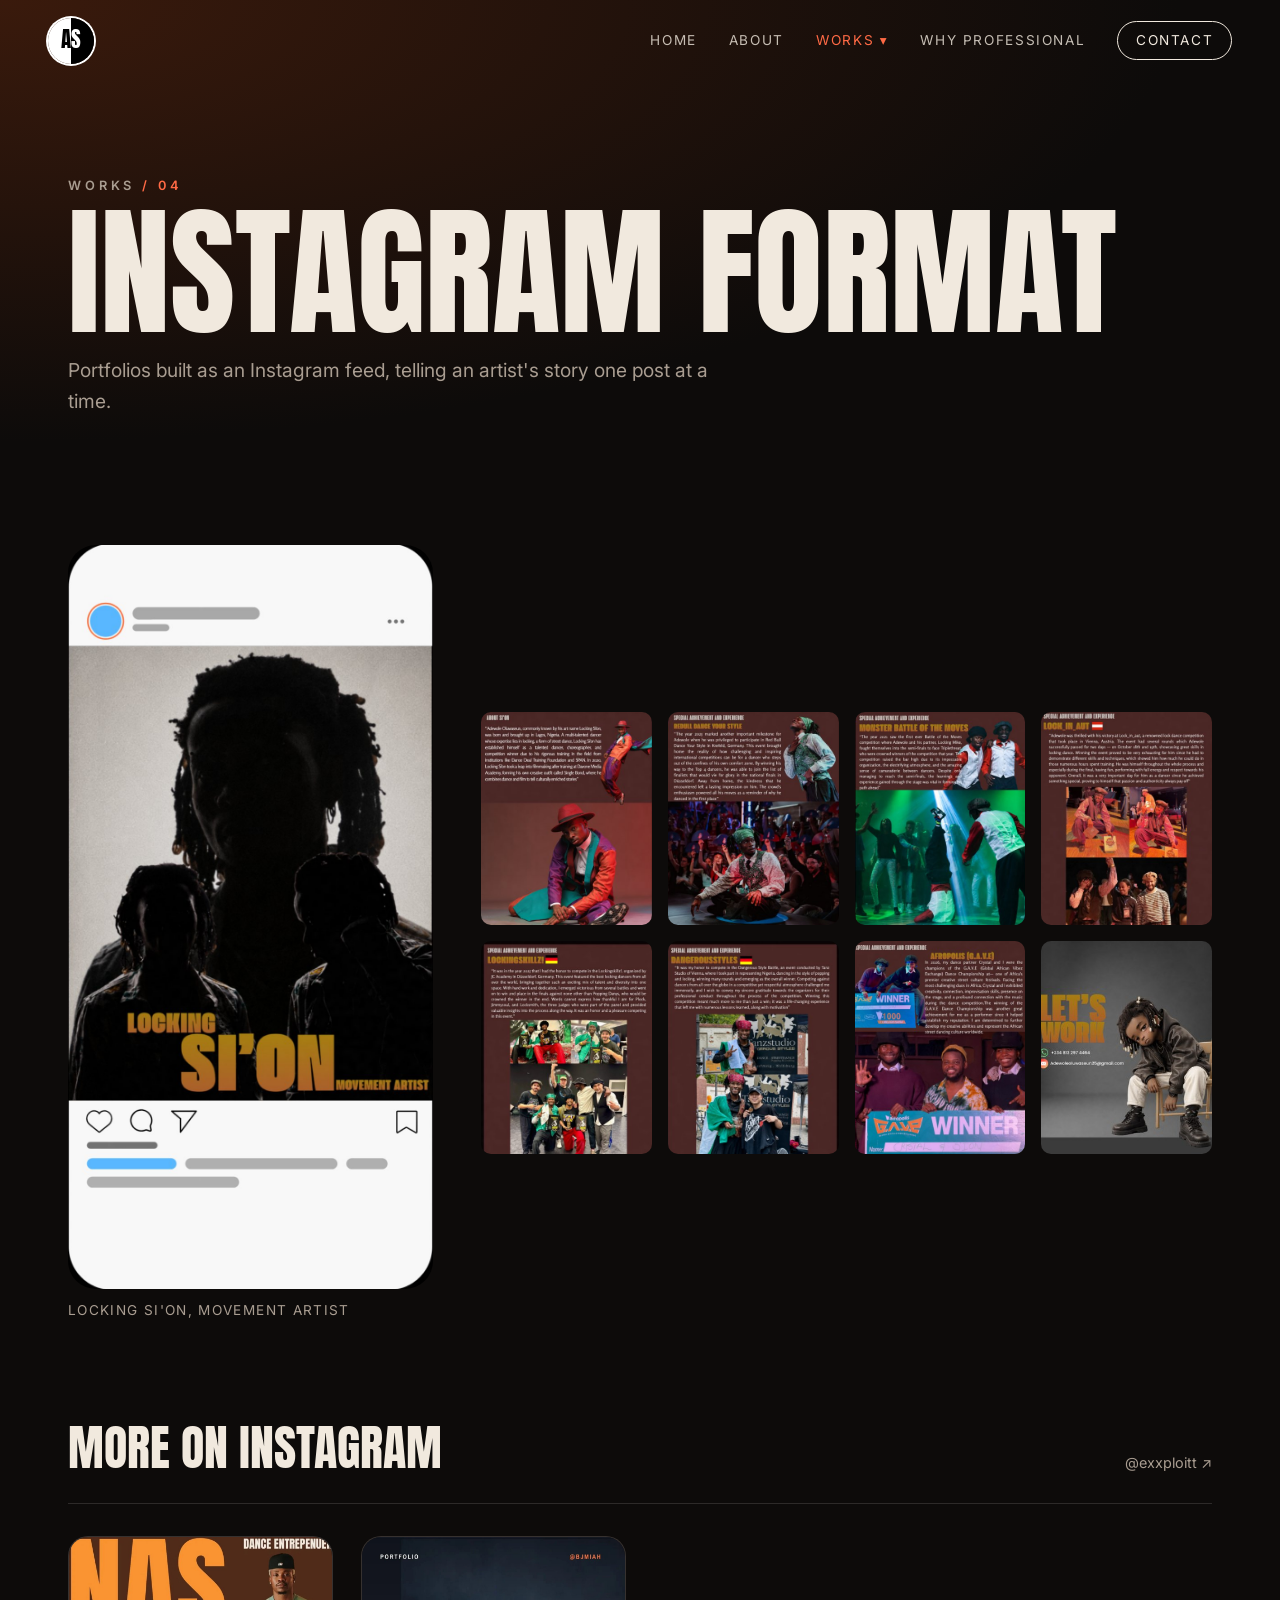
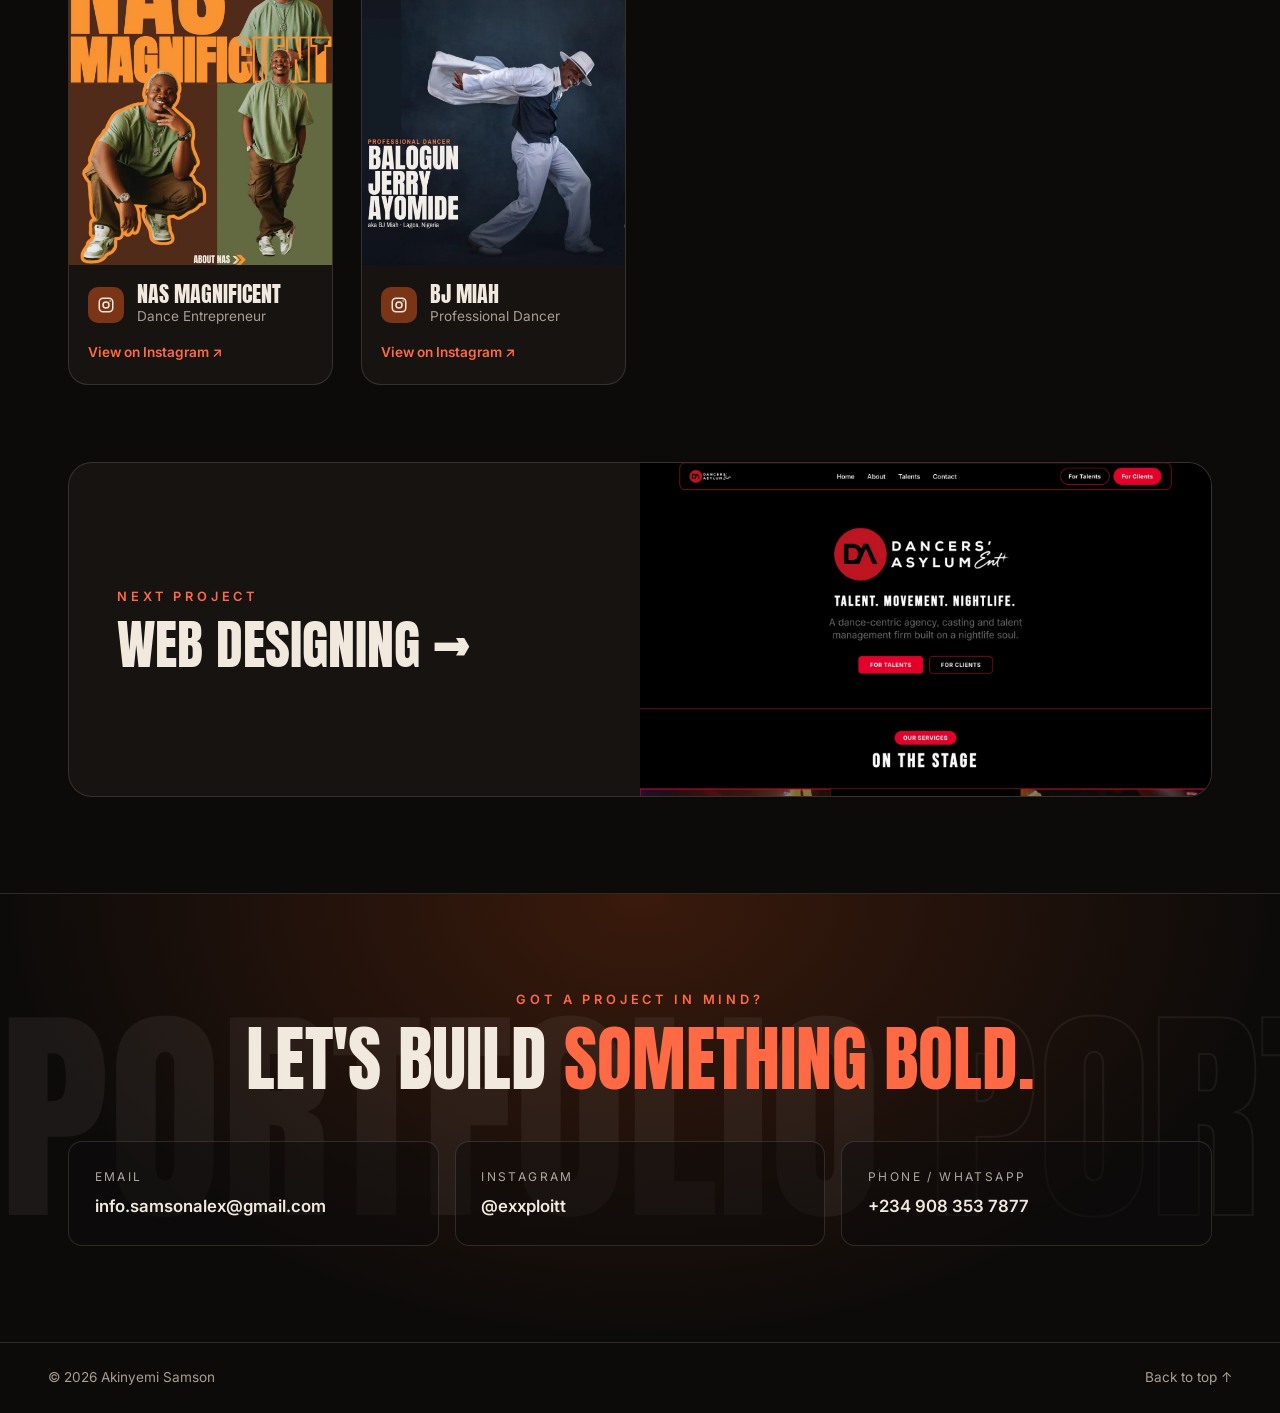
<file: instagram-format.html>
<!doctype html>
<html lang="en">
<head>
  <meta charset="utf-8" />
  <meta name="viewport" content="width=device-width, initial-scale=1" />
  <title>Instagram Format — Akinyemi Samson</title>
  <meta name="description" content="Portfolios designed for Instagram by Akinyemi Samson." />
  <meta property="og:title" content="Instagram Format — Akinyemi Samson" />
  <meta property="og:description" content="Portfolios designed for Instagram by Akinyemi Samson." />
  <meta property="og:image" content="assets/img/portrait.jpg" />
  <link rel="icon" href="favicon.ico" sizes="any" />
  <link rel="icon" type="image/png" sizes="32x32" href="favicon-32.png" />
  <link rel="apple-touch-icon" href="apple-touch-icon.png" />
  <link rel="preconnect" href="https://fonts.googleapis.com" />
  <link rel="preconnect" href="https://fonts.gstatic.com" crossorigin />
  <link href="https://fonts.googleapis.com/css2?family=Anton&family=Inter:wght@400;500;600&display=swap" rel="stylesheet" />
  <link rel="stylesheet" href="styles.css" />
</head>
<body>
  <span id="top"></span>
  <header class="nav" id="nav">
    <a href="index.html" class="nav__logo" aria-label="Akinyemi Samson, home"><span class="nav__logo-a">A</span><span class="nav__logo-s">S</span></a>
    <button class="nav__toggle" aria-label="Open menu" aria-expanded="false">
      <span></span><span></span>
    </button>
    <nav class="nav__links" aria-label="Main">
      <a href="index.html">Home</a>
      <a href="about.html">About</a>
      <div class="nav__group is-current">
        <button class="nav__works" aria-expanded="false" aria-haspopup="true">Works <span aria-hidden="true">▾</span></button>
        <ul class="nav__sub">
          <li><a href="photo-designing.html">Photo Designing</a></li>
          <li><a href="logos-flyers.html">Logos &amp; Flyers</a></li>
          <li><a href="portfolio-designing.html">Portfolio Designing</a></li>
          <li><a href="instagram-format.html" aria-current="page">Instagram Format</a></li>
          <li><a href="web-designing.html">Web Designing</a></li>
          <li><a href="awards-plaques.html">Awards &amp; Plaque Designs</a></li>
        </ul>
      </div>
      <a href="why-professional.html">Why Professional</a>
      <a href="contact.html" class="nav__cta">Contact</a>
    </nav>
  </header>
  <main>
    <section class="page-head">
      <div class="container">
        <p class="eyebrow reveal"><a href="index.html#works">Works</a> / 04</p>
        <h1 class="page-head__title reveal">Instagram Format</h1>
        <p class="page-head__intro reveal">Portfolios built as an Instagram feed, telling an artist's story one post at a time.</p>
      </div>
    </section>
    <section class="work-body">
      <div class="container">
        <div class="insta">
          <figure class="tile insta__mockup reveal"><div class="frame"><img src="assets/img/instagram/mockup.jpg" alt="Locking Si'on Instagram portfolio mockup" loading="lazy" onerror="this.parentElement.classList.add('is-empty')" /><span class="frame__label">instagram/mockup.jpg</span></div><figcaption>Locking Si'on, Movement Artist</figcaption></figure>
          <div class="insta__grid reveal">
            <figure class="tile"><div class="frame"><img src="assets/img/instagram/01.jpg" alt="Instagram portfolio post 1" loading="lazy" onerror="this.parentElement.classList.add('is-empty')" /><span class="frame__label">instagram/01.jpg</span></div></figure>
            <figure class="tile"><div class="frame"><img src="assets/img/instagram/02.jpg" alt="Instagram portfolio post 2" loading="lazy" onerror="this.parentElement.classList.add('is-empty')" /><span class="frame__label">instagram/02.jpg</span></div></figure>
            <figure class="tile"><div class="frame"><img src="assets/img/instagram/03.jpg" alt="Instagram portfolio post 3" loading="lazy" onerror="this.parentElement.classList.add('is-empty')" /><span class="frame__label">instagram/03.jpg</span></div></figure>
            <figure class="tile"><div class="frame"><img src="assets/img/instagram/04.jpg" alt="Instagram portfolio post 4" loading="lazy" onerror="this.parentElement.classList.add('is-empty')" /><span class="frame__label">instagram/04.jpg</span></div></figure>
            <figure class="tile"><div class="frame"><img src="assets/img/instagram/05.jpg" alt="Instagram portfolio post 5" loading="lazy" onerror="this.parentElement.classList.add('is-empty')" /><span class="frame__label">instagram/05.jpg</span></div></figure>
            <figure class="tile"><div class="frame"><img src="assets/img/instagram/06.jpg" alt="Instagram portfolio post 6" loading="lazy" onerror="this.parentElement.classList.add('is-empty')" /><span class="frame__label">instagram/06.jpg</span></div></figure>
            <figure class="tile"><div class="frame"><img src="assets/img/instagram/07.jpg" alt="Instagram portfolio post 7" loading="lazy" onerror="this.parentElement.classList.add('is-empty')" /><span class="frame__label">instagram/07.jpg</span></div></figure>
            <figure class="tile"><div class="frame"><img src="assets/img/instagram/08.jpg" alt="Instagram portfolio post 8" loading="lazy" onerror="this.parentElement.classList.add('is-empty')" /><span class="frame__label">instagram/08.jpg</span></div></figure>
          </div>
        </div>
        <div class="ig-links">
          <div class="ig-links__head">
            <h2 class="group-title reveal">More on Instagram</h2>
            <a class="ig-links__profile reveal" href="https://instagram.com/exxploitt" target="_blank" rel="noopener">@exxploitt ↗</a>
          </div>
          <div class="ig-links__grid">
          <a class="ig-card reveal" href="https://www.instagram.com/exxploitt/p/DUn-RFijByB/" target="_blank" rel="noopener">
            <div class="frame"><img src="assets/img/instagram/links/01.jpg" alt="Nas Magnificent on Instagram" loading="lazy" onerror="this.parentElement.classList.add('is-empty')" /><span class="frame__label">instagram/links/01.jpg</span></div>
            <div class="ig-card__meta">
              <span class="ig-card__icon"><svg viewBox="0 0 24 24" width="18" height="18" aria-hidden="true" fill="none" stroke="currentColor" stroke-width="2"><rect x="3" y="3" width="18" height="18" rx="5"/><circle cx="12" cy="12" r="4"/><circle cx="17.5" cy="6.5" r="1" fill="currentColor" stroke="none"/></svg></span>
              <div class="ig-card__text"><h3>Nas Magnificent</h3><p>Dance Entrepreneur</p></div>
              <span class="ig-card__cta">View on Instagram ↗</span>
            </div>
          </a>
          <a class="ig-card reveal" href="https://www.instagram.com/exxploitt/p/DevEKbLiOoq/" target="_blank" rel="noopener">
            <div class="frame"><img src="assets/img/instagram/links/02.jpg" alt="BJ Miah on Instagram" loading="lazy" onerror="this.parentElement.classList.add('is-empty')" /><span class="frame__label">instagram/links/02.jpg</span></div>
            <div class="ig-card__meta">
              <span class="ig-card__icon"><svg viewBox="0 0 24 24" width="18" height="18" aria-hidden="true" fill="none" stroke="currentColor" stroke-width="2"><rect x="3" y="3" width="18" height="18" rx="5"/><circle cx="12" cy="12" r="4"/><circle cx="17.5" cy="6.5" r="1" fill="currentColor" stroke="none"/></svg></span>
              <div class="ig-card__text"><h3>BJ Miah</h3><p>Professional Dancer</p></div>
              <span class="ig-card__cta">View on Instagram ↗</span>
            </div>
          </a>
          </div>
        </div>
        <a class="next reveal" href="web-designing.html">
          <div class="next__text">
            <span class="eyebrow">Next project</span>
            <span class="next__title">Web Designing →</span>
          </div>
          <div class="next__img"><img src="assets/img/web/dancersasylum-desktop.jpg" alt="" loading="lazy" onerror="this.remove()" /></div>
        </a>
      </div>
    </section>
    <section class="contact contact--band">
      <div class="marquee" aria-hidden="true">
        <div class="marquee__track">
          <span>PORTFOLIO</span><span class="outline">PORTFOLIO</span><span>PORTFOLIO</span><span class="outline">PORTFOLIO</span>
          <span>PORTFOLIO</span><span class="outline">PORTFOLIO</span><span>PORTFOLIO</span><span class="outline">PORTFOLIO</span>
        </div>
      </div>
      <div class="container">
        <p class="eyebrow reveal">Got a project in mind?</p>
        <h2 class="contact__title contact__title--sm reveal">Let's build <span>something bold.</span></h2>
        <div class="contact__links">
          <a class="contact__card reveal" href="mailto:info.samsonalex@gmail.com">
            <span class="contact__label">Email</span>
            <span class="contact__value">info.samsonalex@gmail.com</span>
          </a>
          <a class="contact__card reveal" href="https://instagram.com/exxploitt" target="_blank" rel="noopener">
            <span class="contact__label">Instagram</span>
            <span class="contact__value">@exxploitt</span>
          </a>
          <a class="contact__card reveal" href="https://wa.me/2349083537877" target="_blank" rel="noopener">
            <span class="contact__label">Phone / WhatsApp</span>
            <span class="contact__value">+234 908 353 7877</span>
          </a>
        </div>
      </div>
    </section>
  </main>

  <footer class="footer">
    <p>© <span id="year"></span> Akinyemi Samson</p>
    <a href="#top">Back to top ↑</a>
  </footer>

  <div class="lightbox" id="lightbox" aria-hidden="true">
    <button class="lightbox__close" aria-label="Close">×</button>
    <img alt="" />
  </div>

  <script src="script.js"></script>
</body>
</html>
</file>
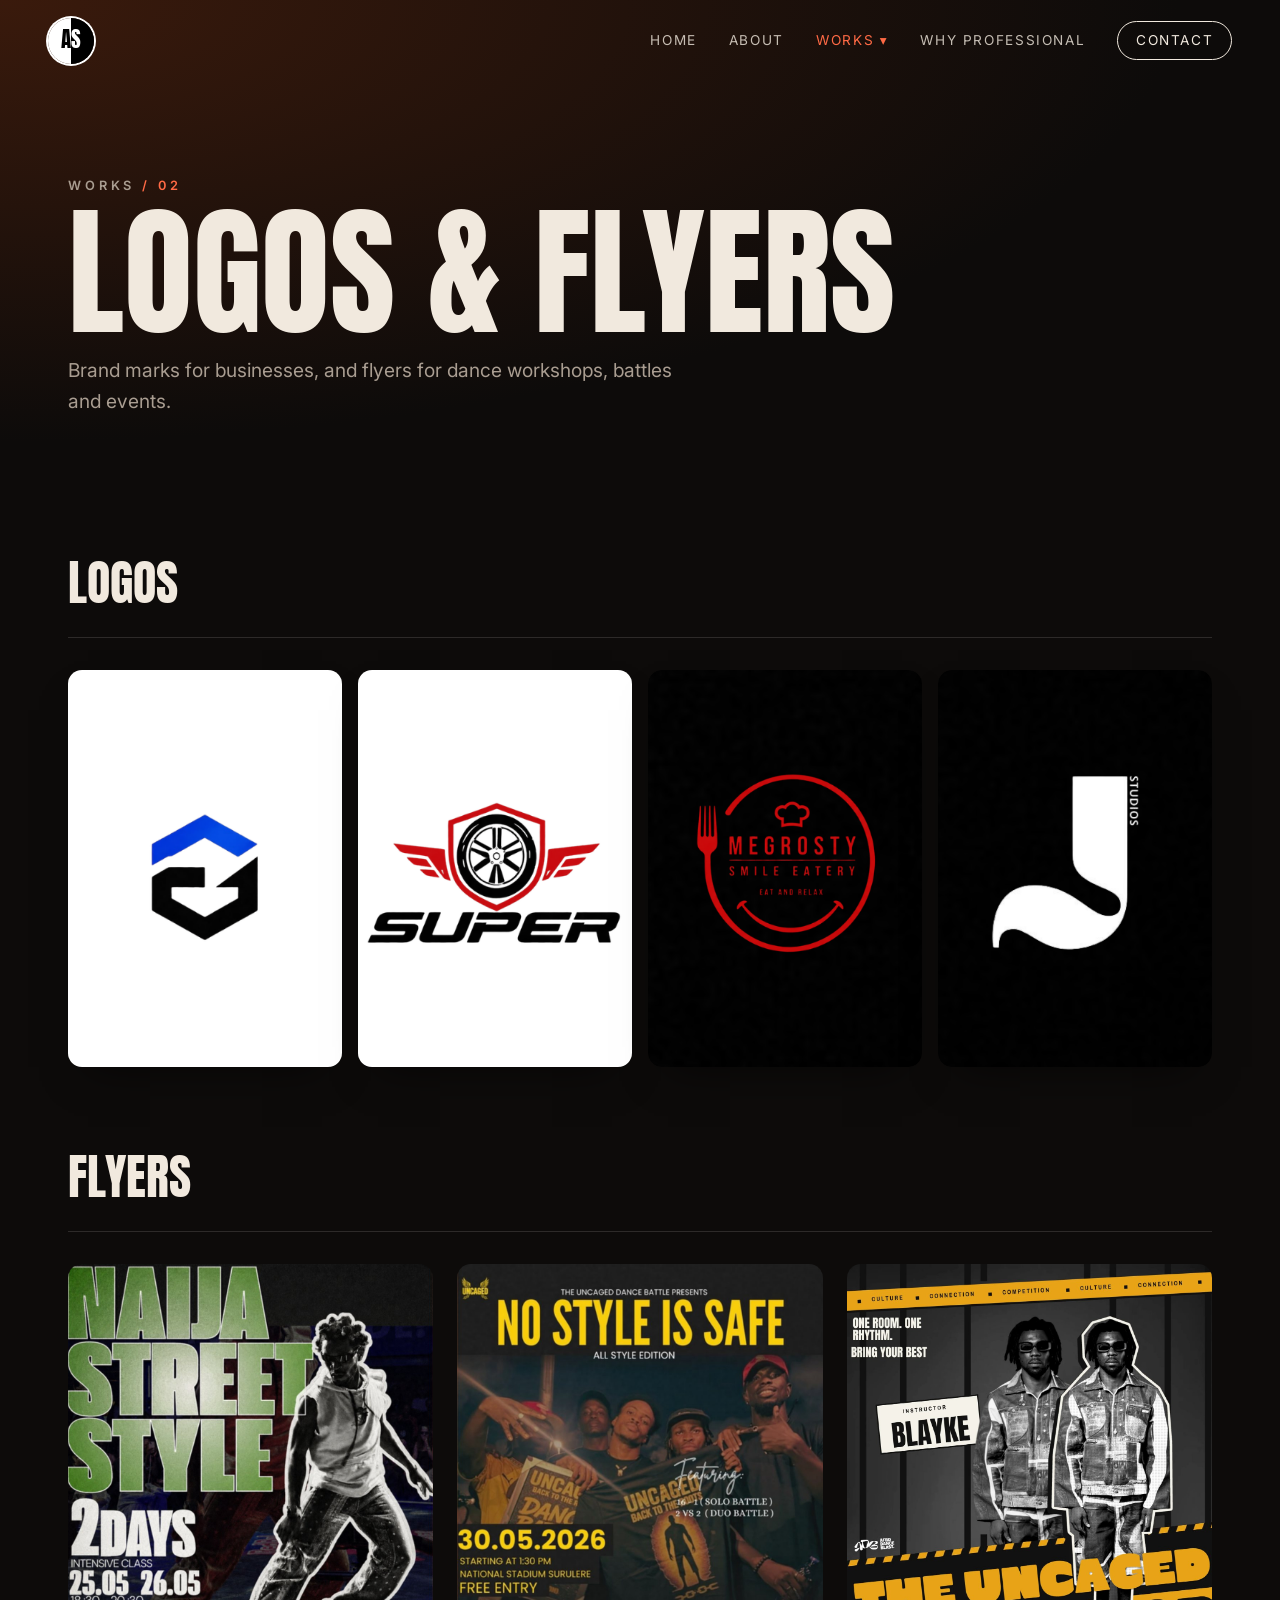
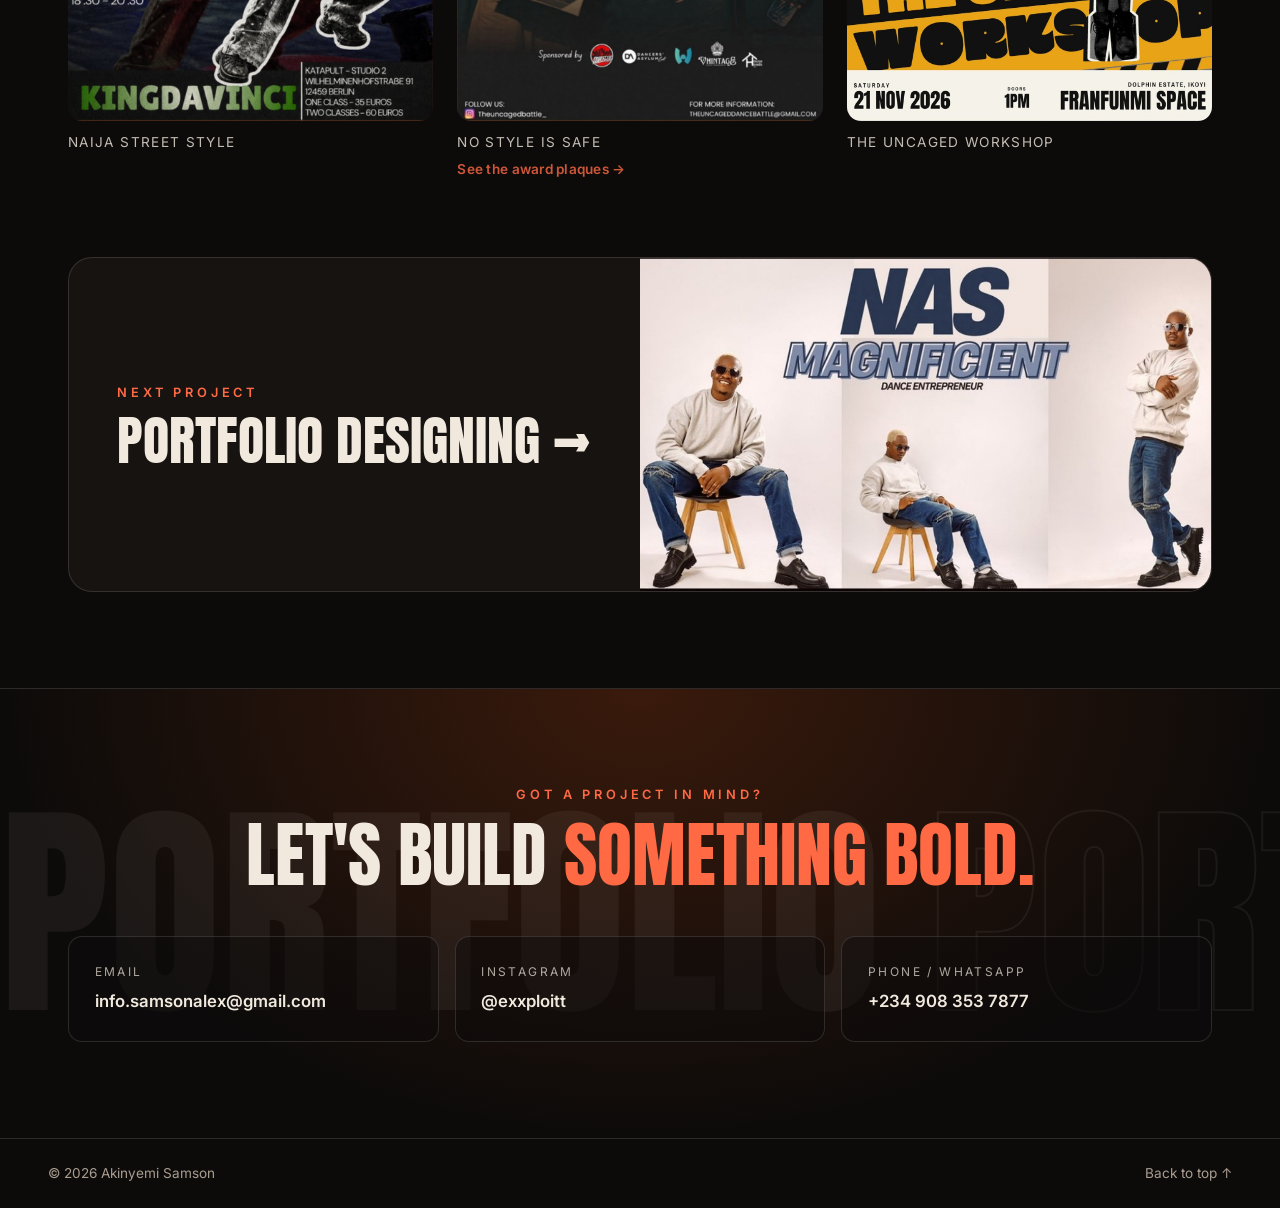
<file: logos-flyers.html>
<!doctype html>
<html lang="en">
<head>
  <meta charset="utf-8" />
  <meta name="viewport" content="width=device-width, initial-scale=1" />
  <title>Logos & Flyers — Akinyemi Samson</title>
  <meta name="description" content="Logo design and event flyers by Akinyemi Samson." />
  <meta property="og:title" content="Logos & Flyers — Akinyemi Samson" />
  <meta property="og:description" content="Logo design and event flyers by Akinyemi Samson." />
  <meta property="og:image" content="assets/img/portrait.jpg" />
  <link rel="icon" href="favicon.ico" sizes="any" />
  <link rel="icon" type="image/png" sizes="32x32" href="favicon-32.png" />
  <link rel="apple-touch-icon" href="apple-touch-icon.png" />
  <link rel="preconnect" href="https://fonts.googleapis.com" />
  <link rel="preconnect" href="https://fonts.gstatic.com" crossorigin />
  <link href="https://fonts.googleapis.com/css2?family=Anton&family=Inter:wght@400;500;600&display=swap" rel="stylesheet" />
  <link rel="stylesheet" href="styles.css" />
</head>
<body>
  <span id="top"></span>
  <header class="nav" id="nav">
    <a href="index.html" class="nav__logo" aria-label="Akinyemi Samson, home"><span class="nav__logo-a">A</span><span class="nav__logo-s">S</span></a>
    <button class="nav__toggle" aria-label="Open menu" aria-expanded="false">
      <span></span><span></span>
    </button>
    <nav class="nav__links" aria-label="Main">
      <a href="index.html">Home</a>
      <a href="about.html">About</a>
      <div class="nav__group is-current">
        <button class="nav__works" aria-expanded="false" aria-haspopup="true">Works <span aria-hidden="true">▾</span></button>
        <ul class="nav__sub">
          <li><a href="photo-designing.html">Photo Designing</a></li>
          <li><a href="logos-flyers.html" aria-current="page">Logos &amp; Flyers</a></li>
          <li><a href="portfolio-designing.html">Portfolio Designing</a></li>
          <li><a href="instagram-format.html">Instagram Format</a></li>
          <li><a href="web-designing.html">Web Designing</a></li>
          <li><a href="awards-plaques.html">Awards &amp; Plaque Designs</a></li>
        </ul>
      </div>
      <a href="why-professional.html">Why Professional</a>
      <a href="contact.html" class="nav__cta">Contact</a>
    </nav>
  </header>
  <main>
    <section class="page-head">
      <div class="container">
        <p class="eyebrow reveal"><a href="index.html#works">Works</a> / 02</p>
        <h1 class="page-head__title reveal">Logos &amp; Flyers</h1>
        <p class="page-head__intro reveal">Brand marks for businesses, and flyers for dance workshops, battles and events.</p>
      </div>
    </section>
    <section class="work-body">
      <div class="container">
        <h2 class="group-title reveal">Logos</h2>
        <div class="logos">
          <figure class="logo-tile reveal"><div class="frame"><img src="assets/img/logos/logo-1.png" alt="Logo 1" loading="lazy" onerror="this.parentElement.classList.add('is-empty')" /><span class="frame__label">logos/logo-1.png</span></div></figure>
          <figure class="logo-tile reveal"><div class="frame"><img src="assets/img/logos/logo-2.png" alt="Logo 2" loading="lazy" onerror="this.parentElement.classList.add('is-empty')" /><span class="frame__label">logos/logo-2.png</span></div></figure>
          <figure class="logo-tile reveal"><div class="frame"><img src="assets/img/logos/logo-3.png" alt="Logo 3" loading="lazy" onerror="this.parentElement.classList.add('is-empty')" /><span class="frame__label">logos/logo-3.png</span></div></figure>
          <figure class="logo-tile reveal"><div class="frame"><img src="assets/img/logos/logo-4.png" alt="Logo 4" loading="lazy" onerror="this.parentElement.classList.add('is-empty')" /><span class="frame__label">logos/logo-4.png</span></div></figure>
        </div>
        <h2 class="group-title reveal">Flyers</h2>
        <div class="flyers">
          <figure class="tile reveal"><div class="frame"><img src="assets/img/logos/flyer-1.jpg" alt="Naija Street Style flyer" loading="lazy" onerror="this.parentElement.classList.add('is-empty')" /><span class="frame__label">logos/flyer-1.jpg</span></div><figcaption>Naija Street Style</figcaption></figure>
          <figure class="tile reveal" id="no-style-is-safe"><div class="frame"><img src="assets/img/logos/flyer-2.jpg" alt="No Style Is Safe flyer" loading="lazy" onerror="this.parentElement.classList.add('is-empty')" /><span class="frame__label">logos/flyer-2.jpg</span></div><figcaption>No Style Is Safe <a class="fig-link" href="awards-plaques.html">See the award plaques →</a></figcaption></figure>
          <figure class="tile reveal"><div class="frame"><img src="assets/img/logos/flyer-3.jpg" alt="The Uncaged Workshop flyer" loading="lazy" onerror="this.parentElement.classList.add('is-empty')" /><span class="frame__label">logos/flyer-3.jpg</span></div><figcaption>The Uncaged Workshop</figcaption></figure>
        </div>
        <a class="next reveal" href="portfolio-designing.html">
          <div class="next__text">
            <span class="eyebrow">Next project</span>
            <span class="next__title">Portfolio Designing →</span>
          </div>
          <div class="next__img"><img src="assets/img/portfolio/nasir-1.jpg" alt="" loading="lazy" onerror="this.remove()" /></div>
        </a>
      </div>
    </section>
    <section class="contact contact--band">
      <div class="marquee" aria-hidden="true">
        <div class="marquee__track">
          <span>PORTFOLIO</span><span class="outline">PORTFOLIO</span><span>PORTFOLIO</span><span class="outline">PORTFOLIO</span>
          <span>PORTFOLIO</span><span class="outline">PORTFOLIO</span><span>PORTFOLIO</span><span class="outline">PORTFOLIO</span>
        </div>
      </div>
      <div class="container">
        <p class="eyebrow reveal">Got a project in mind?</p>
        <h2 class="contact__title contact__title--sm reveal">Let's build <span>something bold.</span></h2>
        <div class="contact__links">
          <a class="contact__card reveal" href="mailto:info.samsonalex@gmail.com">
            <span class="contact__label">Email</span>
            <span class="contact__value">info.samsonalex@gmail.com</span>
          </a>
          <a class="contact__card reveal" href="https://instagram.com/exxploitt" target="_blank" rel="noopener">
            <span class="contact__label">Instagram</span>
            <span class="contact__value">@exxploitt</span>
          </a>
          <a class="contact__card reveal" href="https://wa.me/2349083537877" target="_blank" rel="noopener">
            <span class="contact__label">Phone / WhatsApp</span>
            <span class="contact__value">+234 908 353 7877</span>
          </a>
        </div>
      </div>
    </section>
  </main>

  <footer class="footer">
    <p>© <span id="year"></span> Akinyemi Samson</p>
    <a href="#top">Back to top ↑</a>
  </footer>

  <div class="lightbox" id="lightbox" aria-hidden="true">
    <button class="lightbox__close" aria-label="Close">×</button>
    <img alt="" />
  </div>

  <script src="script.js"></script>
</body>
</html>
</file>
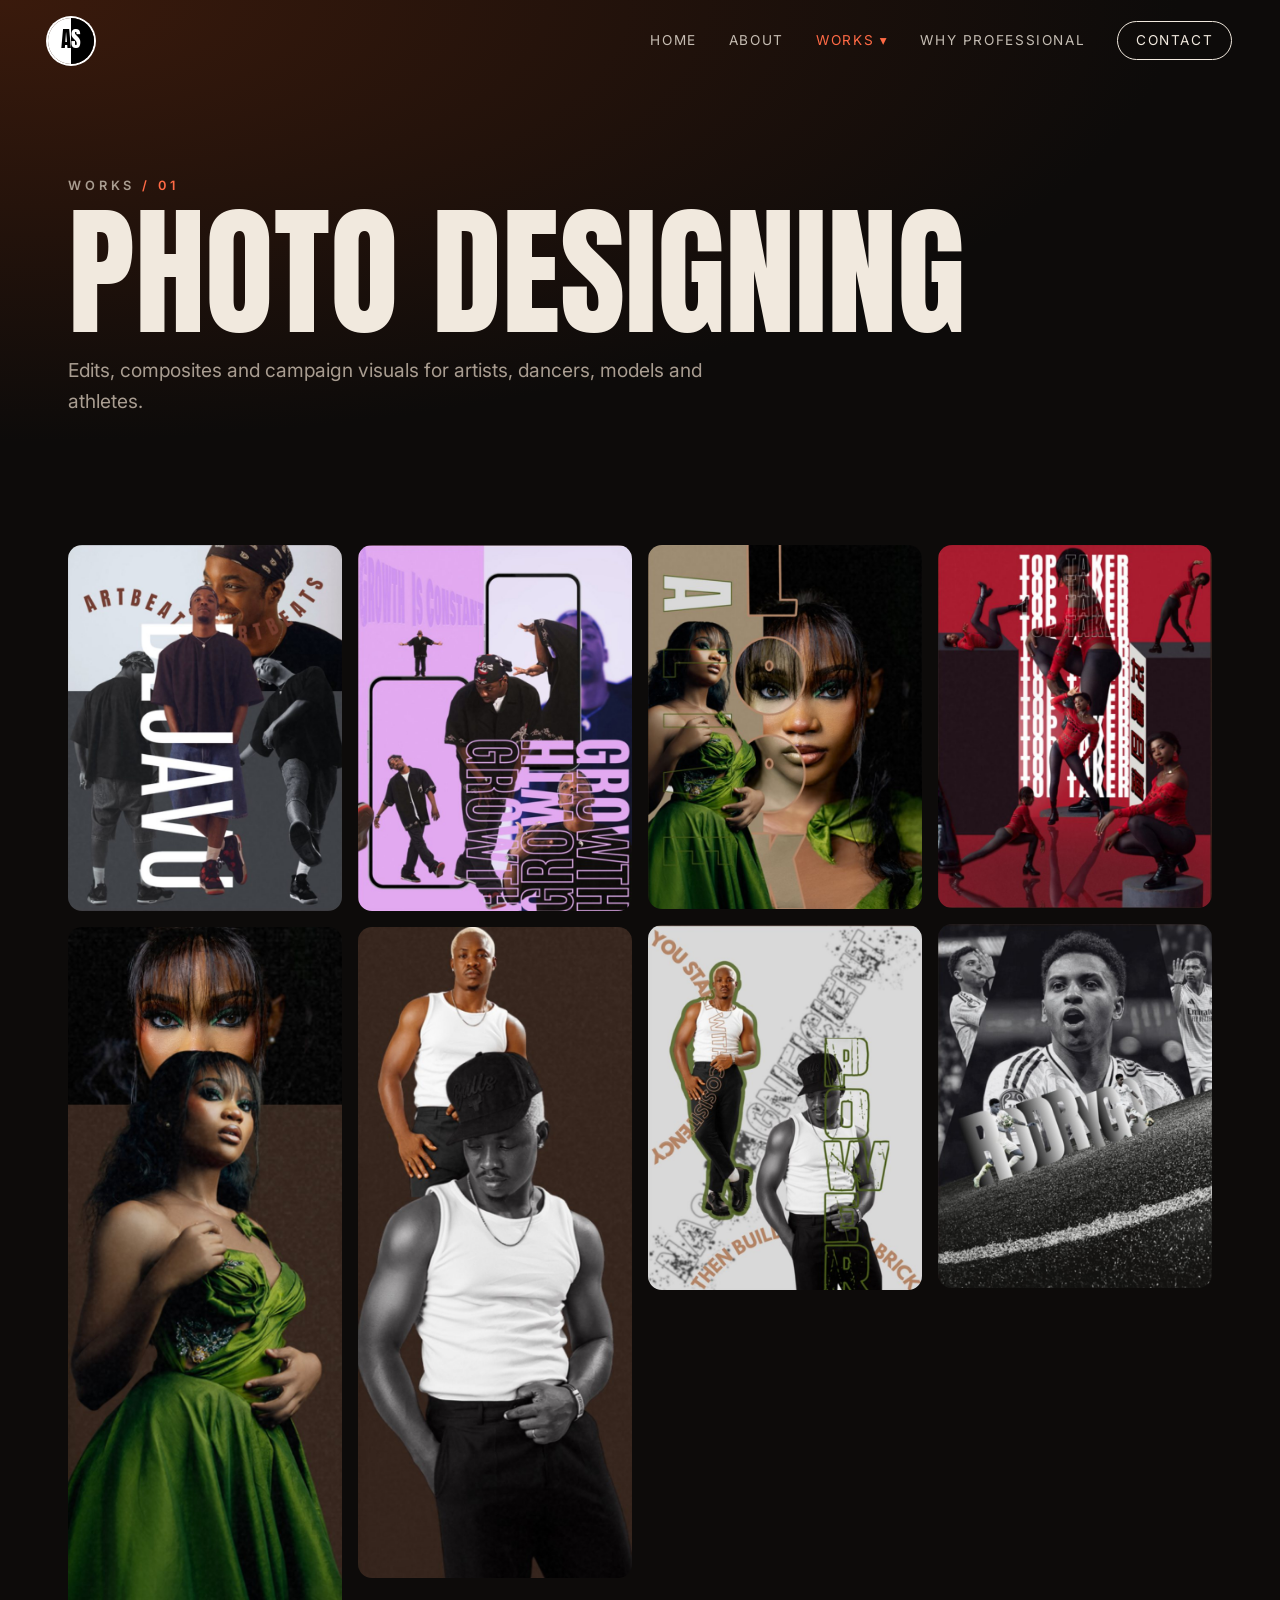
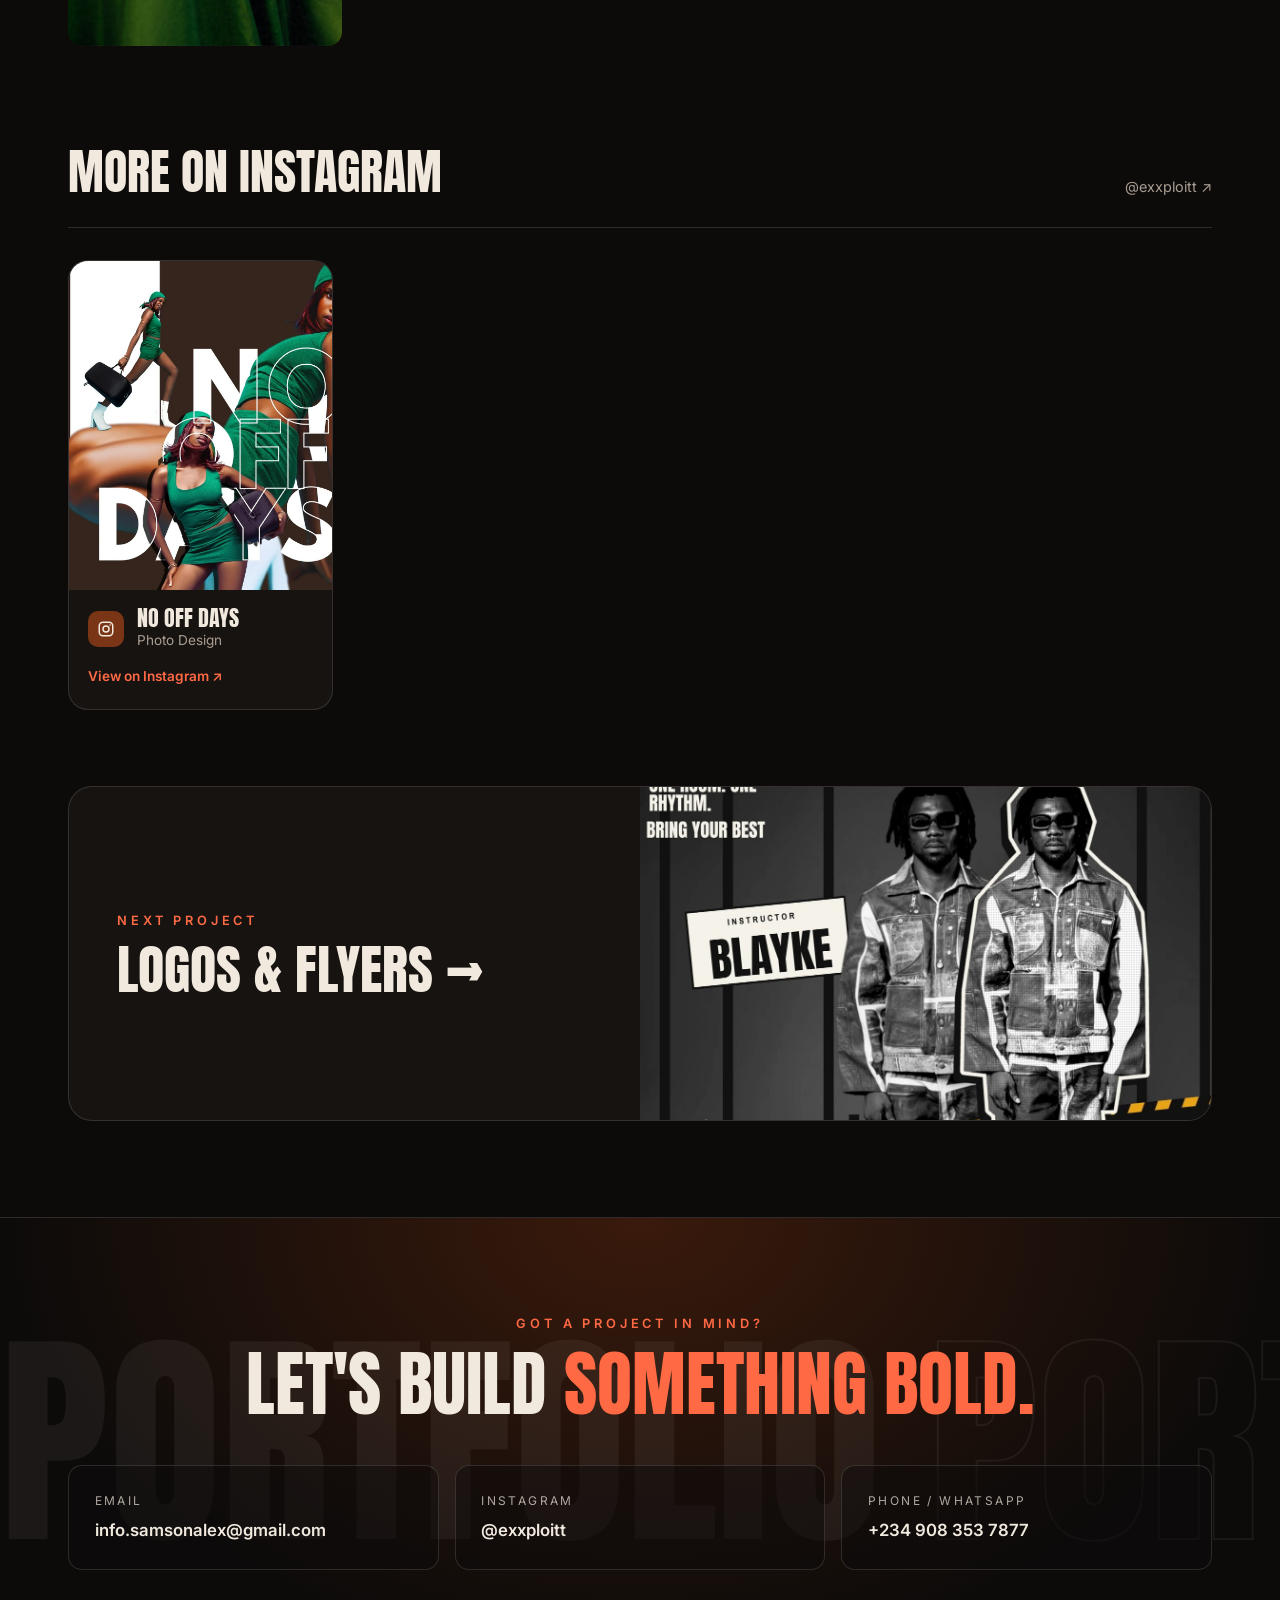
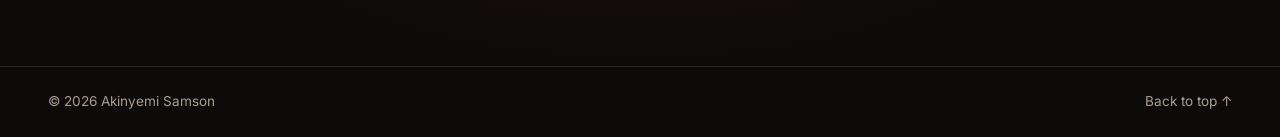
<file: photo-designing.html>
<!doctype html>
<html lang="en">
<head>
  <meta charset="utf-8" />
  <meta name="viewport" content="width=device-width, initial-scale=1" />
  <title>Photo Designing — Akinyemi Samson</title>
  <meta name="description" content="Photo edits, composites and campaign visuals by Akinyemi Samson." />
  <meta property="og:title" content="Photo Designing — Akinyemi Samson" />
  <meta property="og:description" content="Photo edits, composites and campaign visuals by Akinyemi Samson." />
  <meta property="og:image" content="assets/img/portrait.jpg" />
  <link rel="icon" href="favicon.ico" sizes="any" />
  <link rel="icon" type="image/png" sizes="32x32" href="favicon-32.png" />
  <link rel="apple-touch-icon" href="apple-touch-icon.png" />
  <link rel="preconnect" href="https://fonts.googleapis.com" />
  <link rel="preconnect" href="https://fonts.gstatic.com" crossorigin />
  <link href="https://fonts.googleapis.com/css2?family=Anton&family=Inter:wght@400;500;600&display=swap" rel="stylesheet" />
  <link rel="stylesheet" href="styles.css" />
</head>
<body>
  <span id="top"></span>
  <header class="nav" id="nav">
    <a href="index.html" class="nav__logo" aria-label="Akinyemi Samson, home"><span class="nav__logo-a">A</span><span class="nav__logo-s">S</span></a>
    <button class="nav__toggle" aria-label="Open menu" aria-expanded="false">
      <span></span><span></span>
    </button>
    <nav class="nav__links" aria-label="Main">
      <a href="index.html">Home</a>
      <a href="about.html">About</a>
      <div class="nav__group is-current">
        <button class="nav__works" aria-expanded="false" aria-haspopup="true">Works <span aria-hidden="true">▾</span></button>
        <ul class="nav__sub">
          <li><a href="photo-designing.html" aria-current="page">Photo Designing</a></li>
          <li><a href="logos-flyers.html">Logos &amp; Flyers</a></li>
          <li><a href="portfolio-designing.html">Portfolio Designing</a></li>
          <li><a href="instagram-format.html">Instagram Format</a></li>
          <li><a href="web-designing.html">Web Designing</a></li>
          <li><a href="awards-plaques.html">Awards &amp; Plaque Designs</a></li>
        </ul>
      </div>
      <a href="why-professional.html">Why Professional</a>
      <a href="contact.html" class="nav__cta">Contact</a>
    </nav>
  </header>
  <main>
    <section class="page-head">
      <div class="container">
        <p class="eyebrow reveal"><a href="index.html#works">Works</a> / 01</p>
        <h1 class="page-head__title reveal">Photo Designing</h1>
        <p class="page-head__intro reveal">Edits, composites and campaign visuals for artists, dancers, models and athletes.</p>
      </div>
    </section>
    <section class="work-body">
      <div class="container">
        <div class="masonry">
          <figure class="tile reveal"><div class="frame"><img src="assets/img/photo/01.jpg" alt="Photo design 1" loading="lazy" onerror="this.parentElement.classList.add('is-empty')" /><span class="frame__label">photo/01.jpg</span></div></figure>
          <figure class="tile reveal"><div class="frame"><img src="assets/img/photo/02.jpg" alt="Photo design 2" loading="lazy" onerror="this.parentElement.classList.add('is-empty')" /><span class="frame__label">photo/02.jpg</span></div></figure>
          <figure class="tile reveal"><div class="frame"><img src="assets/img/photo/03.jpg" alt="Photo design 3" loading="lazy" onerror="this.parentElement.classList.add('is-empty')" /><span class="frame__label">photo/03.jpg</span></div></figure>
          <figure class="tile reveal"><div class="frame"><img src="assets/img/photo/04.jpg" alt="Photo design 4" loading="lazy" onerror="this.parentElement.classList.add('is-empty')" /><span class="frame__label">photo/04.jpg</span></div></figure>
          <figure class="tile reveal"><div class="frame"><img src="assets/img/photo/05.jpg" alt="Photo design 5" loading="lazy" onerror="this.parentElement.classList.add('is-empty')" /><span class="frame__label">photo/05.jpg</span></div></figure>
          <figure class="tile reveal"><div class="frame"><img src="assets/img/photo/06.jpg" alt="Photo design 6" loading="lazy" onerror="this.parentElement.classList.add('is-empty')" /><span class="frame__label">photo/06.jpg</span></div></figure>
          <figure class="tile reveal"><div class="frame"><img src="assets/img/photo/07.jpg" alt="Photo design 7" loading="lazy" onerror="this.parentElement.classList.add('is-empty')" /><span class="frame__label">photo/07.jpg</span></div></figure>
          <figure class="tile reveal"><div class="frame"><img src="assets/img/photo/08.jpg" alt="Photo design 8" loading="lazy" onerror="this.parentElement.classList.add('is-empty')" /><span class="frame__label">photo/08.jpg</span></div></figure>
        </div>
        <div class="ig-links">
          <div class="ig-links__head">
            <h2 class="group-title reveal">More on Instagram</h2>
            <a class="ig-links__profile reveal" href="https://instagram.com/exxploitt" target="_blank" rel="noopener">@exxploitt ↗</a>
          </div>
          <div class="ig-links__grid">
          <a class="ig-card reveal" href="https://www.instagram.com/exxploitt/p/DThLXlNiOG-/" target="_blank" rel="noopener">
            <div class="frame"><img src="assets/img/photo/links/01.jpg" alt="No Off Days on Instagram" loading="lazy" onerror="this.parentElement.classList.add('is-empty')" /><span class="frame__label">photo/links/01.jpg</span></div>
            <div class="ig-card__meta">
              <span class="ig-card__icon"><svg viewBox="0 0 24 24" width="18" height="18" aria-hidden="true" fill="none" stroke="currentColor" stroke-width="2"><rect x="3" y="3" width="18" height="18" rx="5"/><circle cx="12" cy="12" r="4"/><circle cx="17.5" cy="6.5" r="1" fill="currentColor" stroke="none"/></svg></span>
              <div class="ig-card__text"><h3>No Off Days</h3><p>Photo Design</p></div>
              <span class="ig-card__cta">View on Instagram ↗</span>
            </div>
          </a>
          </div>
        </div>
        <a class="next reveal" href="logos-flyers.html">
          <div class="next__text">
            <span class="eyebrow">Next project</span>
            <span class="next__title">Logos &amp; Flyers →</span>
          </div>
          <div class="next__img"><img src="assets/img/logos/flyer-3.jpg" alt="" loading="lazy" onerror="this.remove()" /></div>
        </a>
      </div>
    </section>
    <section class="contact contact--band">
      <div class="marquee" aria-hidden="true">
        <div class="marquee__track">
          <span>PORTFOLIO</span><span class="outline">PORTFOLIO</span><span>PORTFOLIO</span><span class="outline">PORTFOLIO</span>
          <span>PORTFOLIO</span><span class="outline">PORTFOLIO</span><span>PORTFOLIO</span><span class="outline">PORTFOLIO</span>
        </div>
      </div>
      <div class="container">
        <p class="eyebrow reveal">Got a project in mind?</p>
        <h2 class="contact__title contact__title--sm reveal">Let's build <span>something bold.</span></h2>
        <div class="contact__links">
          <a class="contact__card reveal" href="mailto:info.samsonalex@gmail.com">
            <span class="contact__label">Email</span>
            <span class="contact__value">info.samsonalex@gmail.com</span>
          </a>
          <a class="contact__card reveal" href="https://instagram.com/exxploitt" target="_blank" rel="noopener">
            <span class="contact__label">Instagram</span>
            <span class="contact__value">@exxploitt</span>
          </a>
          <a class="contact__card reveal" href="https://wa.me/2349083537877" target="_blank" rel="noopener">
            <span class="contact__label">Phone / WhatsApp</span>
            <span class="contact__value">+234 908 353 7877</span>
          </a>
        </div>
      </div>
    </section>
  </main>

  <footer class="footer">
    <p>© <span id="year"></span> Akinyemi Samson</p>
    <a href="#top">Back to top ↑</a>
  </footer>

  <div class="lightbox" id="lightbox" aria-hidden="true">
    <button class="lightbox__close" aria-label="Close">×</button>
    <img alt="" />
  </div>

  <script src="script.js"></script>
</body>
</html>
</file>
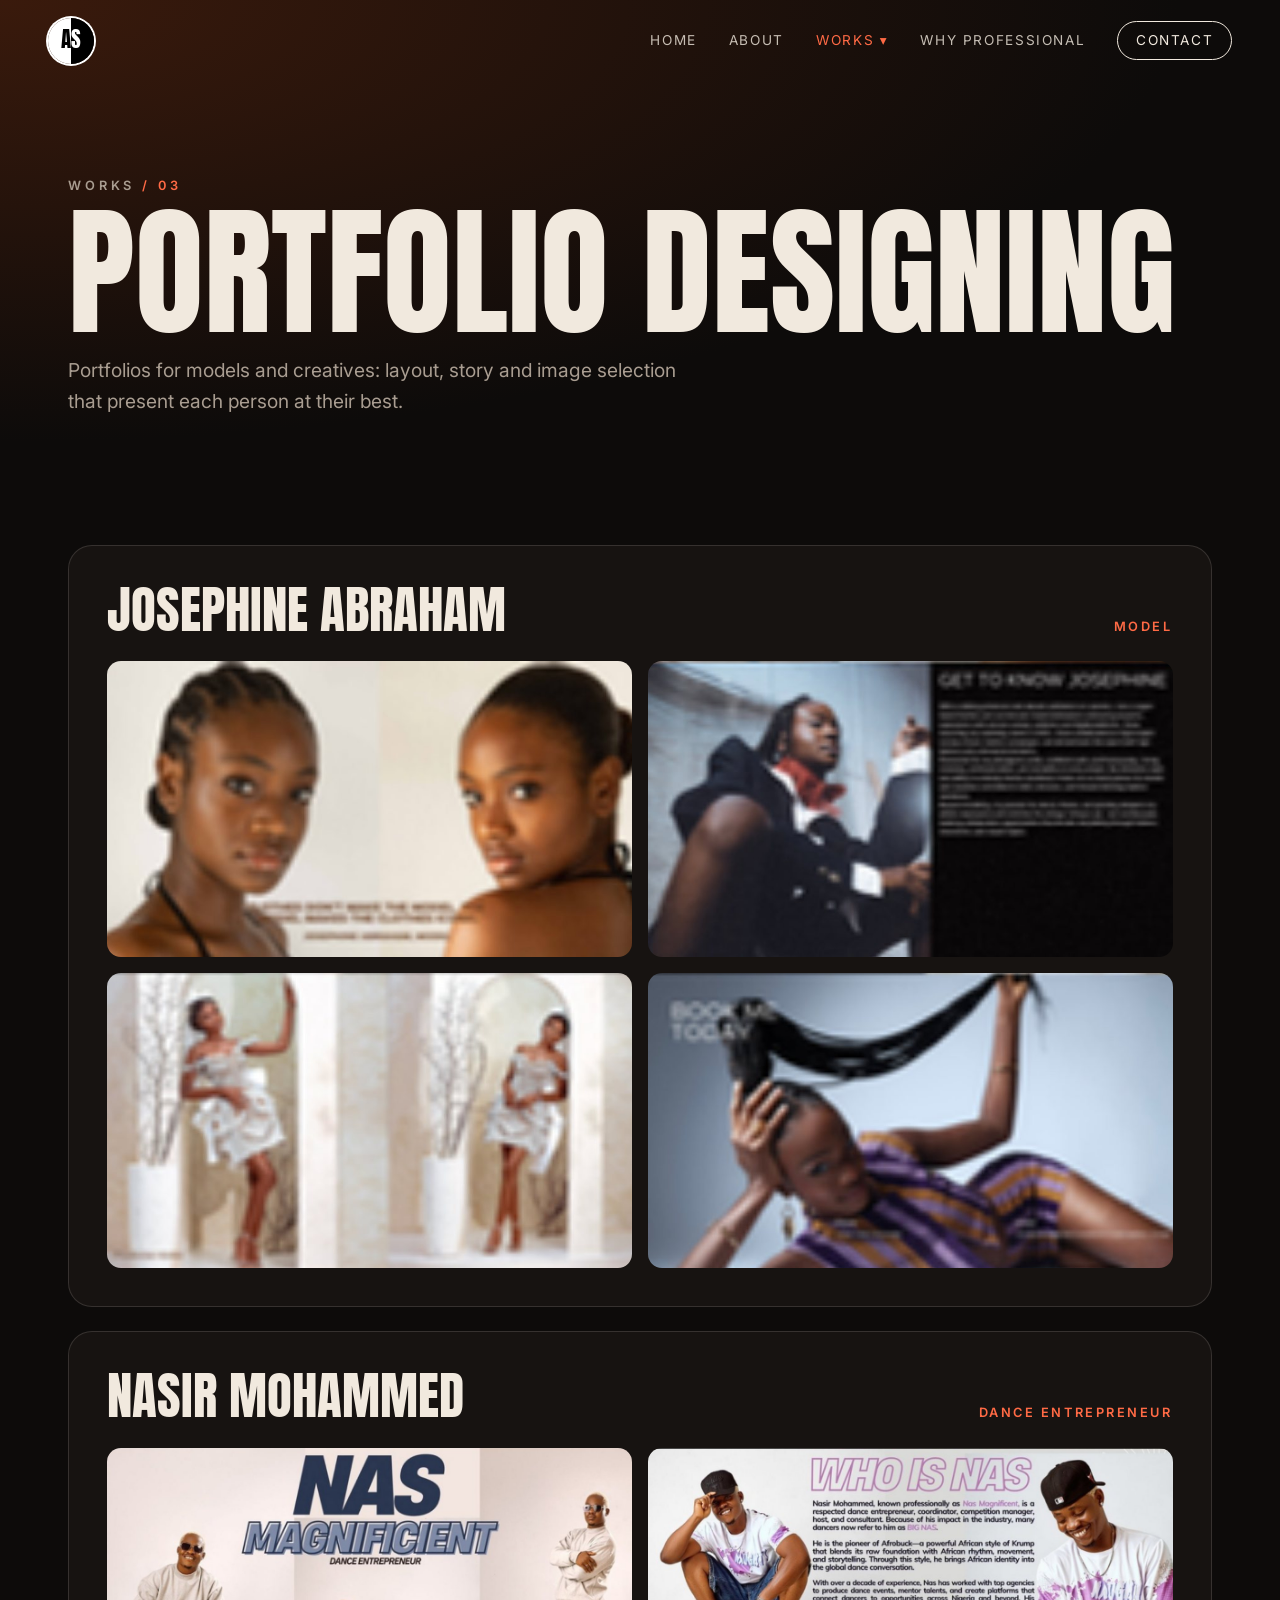
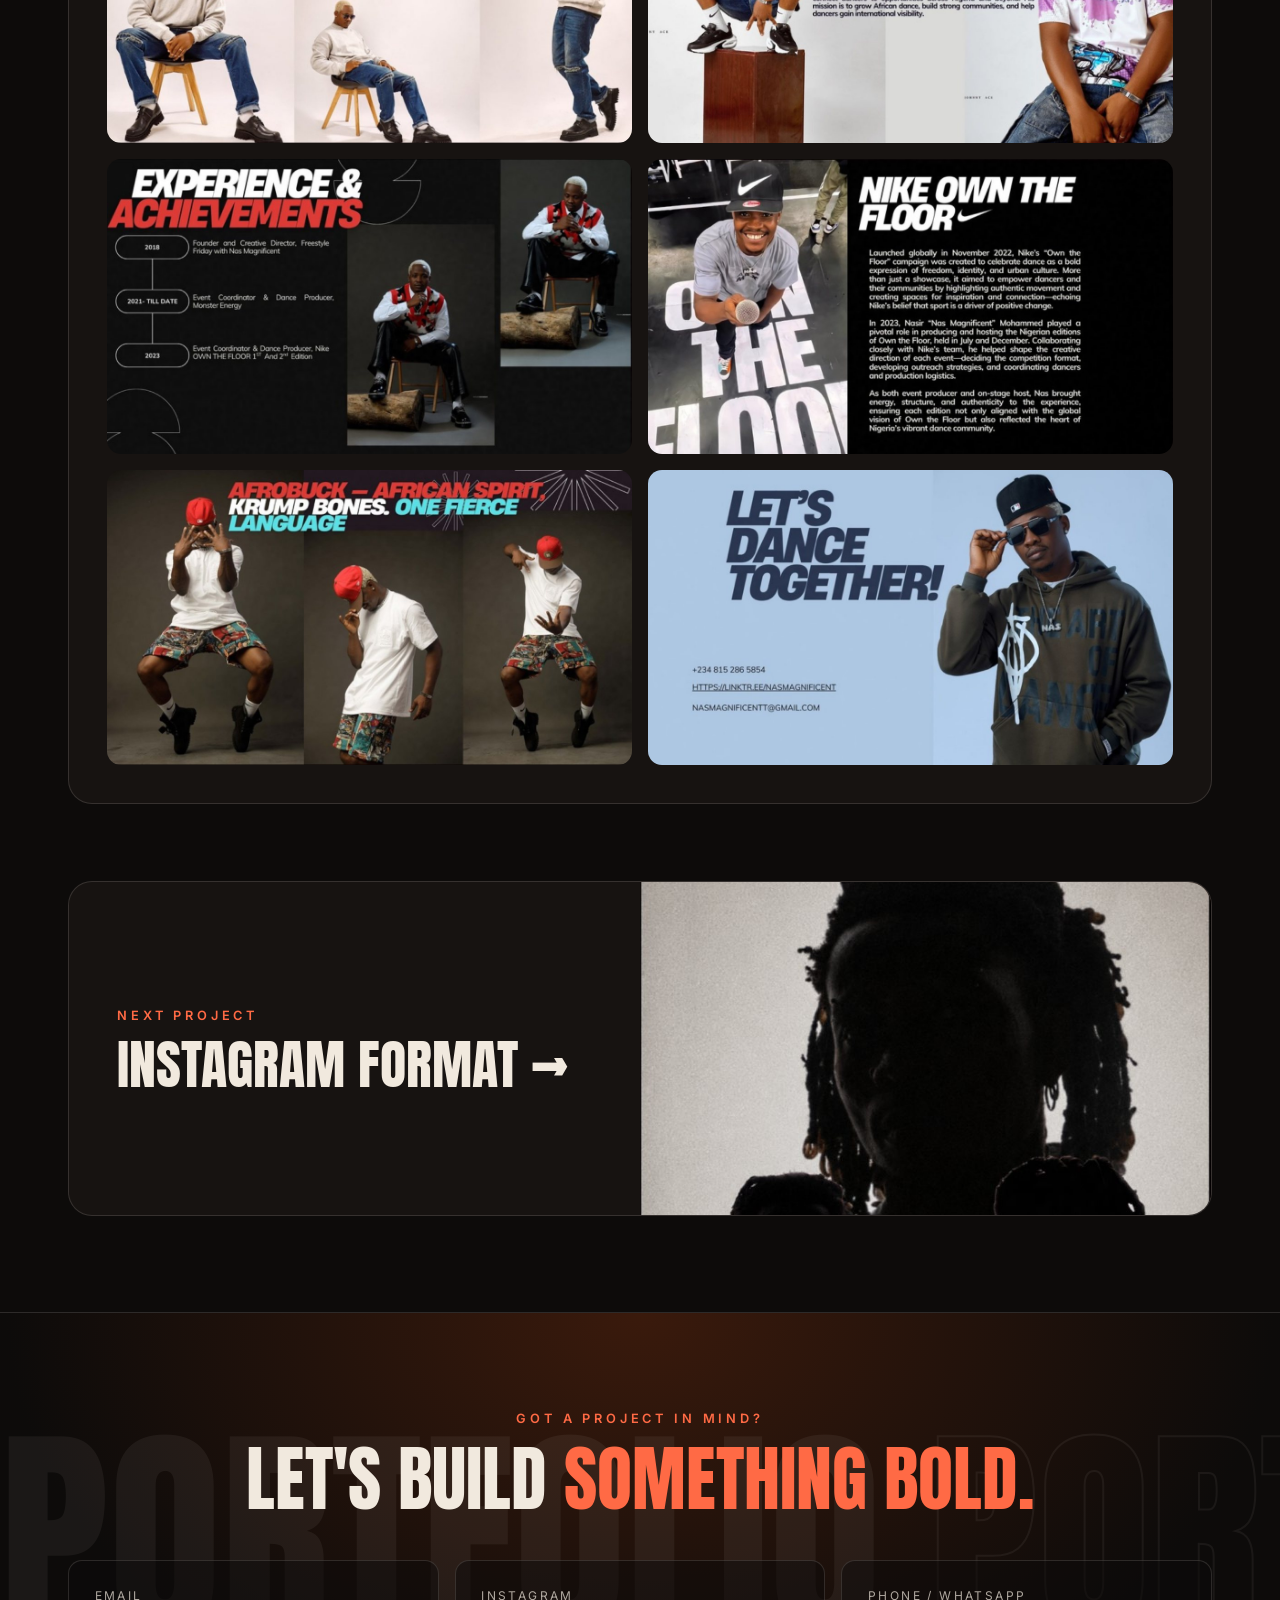
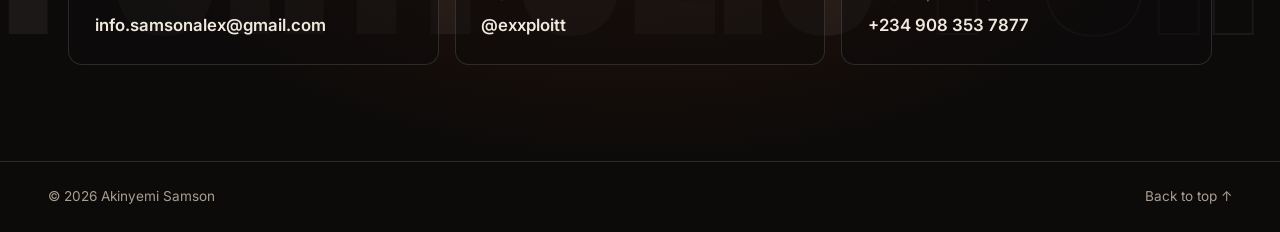
<file: portfolio-designing.html>
<!doctype html>
<html lang="en">
<head>
  <meta charset="utf-8" />
  <meta name="viewport" content="width=device-width, initial-scale=1" />
  <title>Portfolio Designing — Akinyemi Samson</title>
  <meta name="description" content="Model and creative portfolio design by Akinyemi Samson." />
  <meta property="og:title" content="Portfolio Designing — Akinyemi Samson" />
  <meta property="og:description" content="Model and creative portfolio design by Akinyemi Samson." />
  <meta property="og:image" content="assets/img/portrait.jpg" />
  <link rel="icon" href="favicon.ico" sizes="any" />
  <link rel="icon" type="image/png" sizes="32x32" href="favicon-32.png" />
  <link rel="apple-touch-icon" href="apple-touch-icon.png" />
  <link rel="preconnect" href="https://fonts.googleapis.com" />
  <link rel="preconnect" href="https://fonts.gstatic.com" crossorigin />
  <link href="https://fonts.googleapis.com/css2?family=Anton&family=Inter:wght@400;500;600&display=swap" rel="stylesheet" />
  <link rel="stylesheet" href="styles.css" />
</head>
<body>
  <span id="top"></span>
  <header class="nav" id="nav">
    <a href="index.html" class="nav__logo" aria-label="Akinyemi Samson, home"><span class="nav__logo-a">A</span><span class="nav__logo-s">S</span></a>
    <button class="nav__toggle" aria-label="Open menu" aria-expanded="false">
      <span></span><span></span>
    </button>
    <nav class="nav__links" aria-label="Main">
      <a href="index.html">Home</a>
      <a href="about.html">About</a>
      <div class="nav__group is-current">
        <button class="nav__works" aria-expanded="false" aria-haspopup="true">Works <span aria-hidden="true">▾</span></button>
        <ul class="nav__sub">
          <li><a href="photo-designing.html">Photo Designing</a></li>
          <li><a href="logos-flyers.html">Logos &amp; Flyers</a></li>
          <li><a href="portfolio-designing.html" aria-current="page">Portfolio Designing</a></li>
          <li><a href="instagram-format.html">Instagram Format</a></li>
          <li><a href="web-designing.html">Web Designing</a></li>
          <li><a href="awards-plaques.html">Awards &amp; Plaque Designs</a></li>
        </ul>
      </div>
      <a href="why-professional.html">Why Professional</a>
      <a href="contact.html" class="nav__cta">Contact</a>
    </nav>
  </header>
  <main>
    <section class="page-head">
      <div class="container">
        <p class="eyebrow reveal"><a href="index.html#works">Works</a> / 03</p>
        <h1 class="page-head__title reveal">Portfolio Designing</h1>
        <p class="page-head__intro reveal">Portfolios for models and creatives: layout, story and image selection that present each person at their best.</p>
      </div>
    </section>
    <section class="work-body">
      <div class="container">
        <article class="case reveal">
          <header class="case__head">
            <h2>Josephine Abraham</h2>
            <p>Model</p>
          </header>
          <div class="case__grid">
              <figure class="tile"><div class="frame"><img src="assets/img/portfolio/josephine-1.jpg" alt="Josephine Abraham portfolio page 1" loading="lazy" onerror="this.parentElement.classList.add('is-empty')" /><span class="frame__label">portfolio/josephine-1.jpg</span></div></figure>
              <figure class="tile"><div class="frame"><img src="assets/img/portfolio/josephine-2.jpg" alt="Josephine Abraham portfolio page 2" loading="lazy" onerror="this.parentElement.classList.add('is-empty')" /><span class="frame__label">portfolio/josephine-2.jpg</span></div></figure>
              <figure class="tile"><div class="frame"><img src="assets/img/portfolio/josephine-3.jpg" alt="Josephine Abraham portfolio page 3" loading="lazy" onerror="this.parentElement.classList.add('is-empty')" /><span class="frame__label">portfolio/josephine-3.jpg</span></div></figure>
              <figure class="tile"><div class="frame"><img src="assets/img/portfolio/josephine-4.jpg" alt="Josephine Abraham portfolio page 4" loading="lazy" onerror="this.parentElement.classList.add('is-empty')" /><span class="frame__label">portfolio/josephine-4.jpg</span></div></figure>
          </div>
        </article>
        <article class="case reveal">
          <header class="case__head">
            <h2>Nasir Mohammed</h2>
            <p>Dance Entrepreneur</p>
          </header>
          <div class="case__grid">
              <figure class="tile"><div class="frame"><img src="assets/img/portfolio/nasir-1.jpg" alt="Nasir Mohammed portfolio page 1" loading="lazy" onerror="this.parentElement.classList.add('is-empty')" /><span class="frame__label">portfolio/nasir-1.jpg</span></div></figure>
              <figure class="tile"><div class="frame"><img src="assets/img/portfolio/nasir-2.jpg" alt="Nasir Mohammed portfolio page 2" loading="lazy" onerror="this.parentElement.classList.add('is-empty')" /><span class="frame__label">portfolio/nasir-2.jpg</span></div></figure>
              <figure class="tile"><div class="frame"><img src="assets/img/portfolio/nasir-3.jpg" alt="Nasir Mohammed portfolio page 3" loading="lazy" onerror="this.parentElement.classList.add('is-empty')" /><span class="frame__label">portfolio/nasir-3.jpg</span></div></figure>
              <figure class="tile"><div class="frame"><img src="assets/img/portfolio/nasir-4.jpg" alt="Nasir Mohammed portfolio page 4" loading="lazy" onerror="this.parentElement.classList.add('is-empty')" /><span class="frame__label">portfolio/nasir-4.jpg</span></div></figure>
              <figure class="tile"><div class="frame"><img src="assets/img/portfolio/nasir-5.jpg" alt="Nasir Mohammed portfolio page 5" loading="lazy" onerror="this.parentElement.classList.add('is-empty')" /><span class="frame__label">portfolio/nasir-5.jpg</span></div></figure>
              <figure class="tile"><div class="frame"><img src="assets/img/portfolio/nasir-6.jpg" alt="Nasir Mohammed portfolio page 6" loading="lazy" onerror="this.parentElement.classList.add('is-empty')" /><span class="frame__label">portfolio/nasir-6.jpg</span></div></figure>
          </div>
        </article>
        <a class="next reveal" href="instagram-format.html">
          <div class="next__text">
            <span class="eyebrow">Next project</span>
            <span class="next__title">Instagram Format →</span>
          </div>
          <div class="next__img"><img src="assets/img/instagram/mockup.jpg" alt="" loading="lazy" onerror="this.remove()" /></div>
        </a>
      </div>
    </section>
    <section class="contact contact--band">
      <div class="marquee" aria-hidden="true">
        <div class="marquee__track">
          <span>PORTFOLIO</span><span class="outline">PORTFOLIO</span><span>PORTFOLIO</span><span class="outline">PORTFOLIO</span>
          <span>PORTFOLIO</span><span class="outline">PORTFOLIO</span><span>PORTFOLIO</span><span class="outline">PORTFOLIO</span>
        </div>
      </div>
      <div class="container">
        <p class="eyebrow reveal">Got a project in mind?</p>
        <h2 class="contact__title contact__title--sm reveal">Let's build <span>something bold.</span></h2>
        <div class="contact__links">
          <a class="contact__card reveal" href="mailto:info.samsonalex@gmail.com">
            <span class="contact__label">Email</span>
            <span class="contact__value">info.samsonalex@gmail.com</span>
          </a>
          <a class="contact__card reveal" href="https://instagram.com/exxploitt" target="_blank" rel="noopener">
            <span class="contact__label">Instagram</span>
            <span class="contact__value">@exxploitt</span>
          </a>
          <a class="contact__card reveal" href="https://wa.me/2349083537877" target="_blank" rel="noopener">
            <span class="contact__label">Phone / WhatsApp</span>
            <span class="contact__value">+234 908 353 7877</span>
          </a>
        </div>
      </div>
    </section>
  </main>

  <footer class="footer">
    <p>© <span id="year"></span> Akinyemi Samson</p>
    <a href="#top">Back to top ↑</a>
  </footer>

  <div class="lightbox" id="lightbox" aria-hidden="true">
    <button class="lightbox__close" aria-label="Close">×</button>
    <img alt="" />
  </div>

  <script src="script.js"></script>
</body>
</html>
</file>
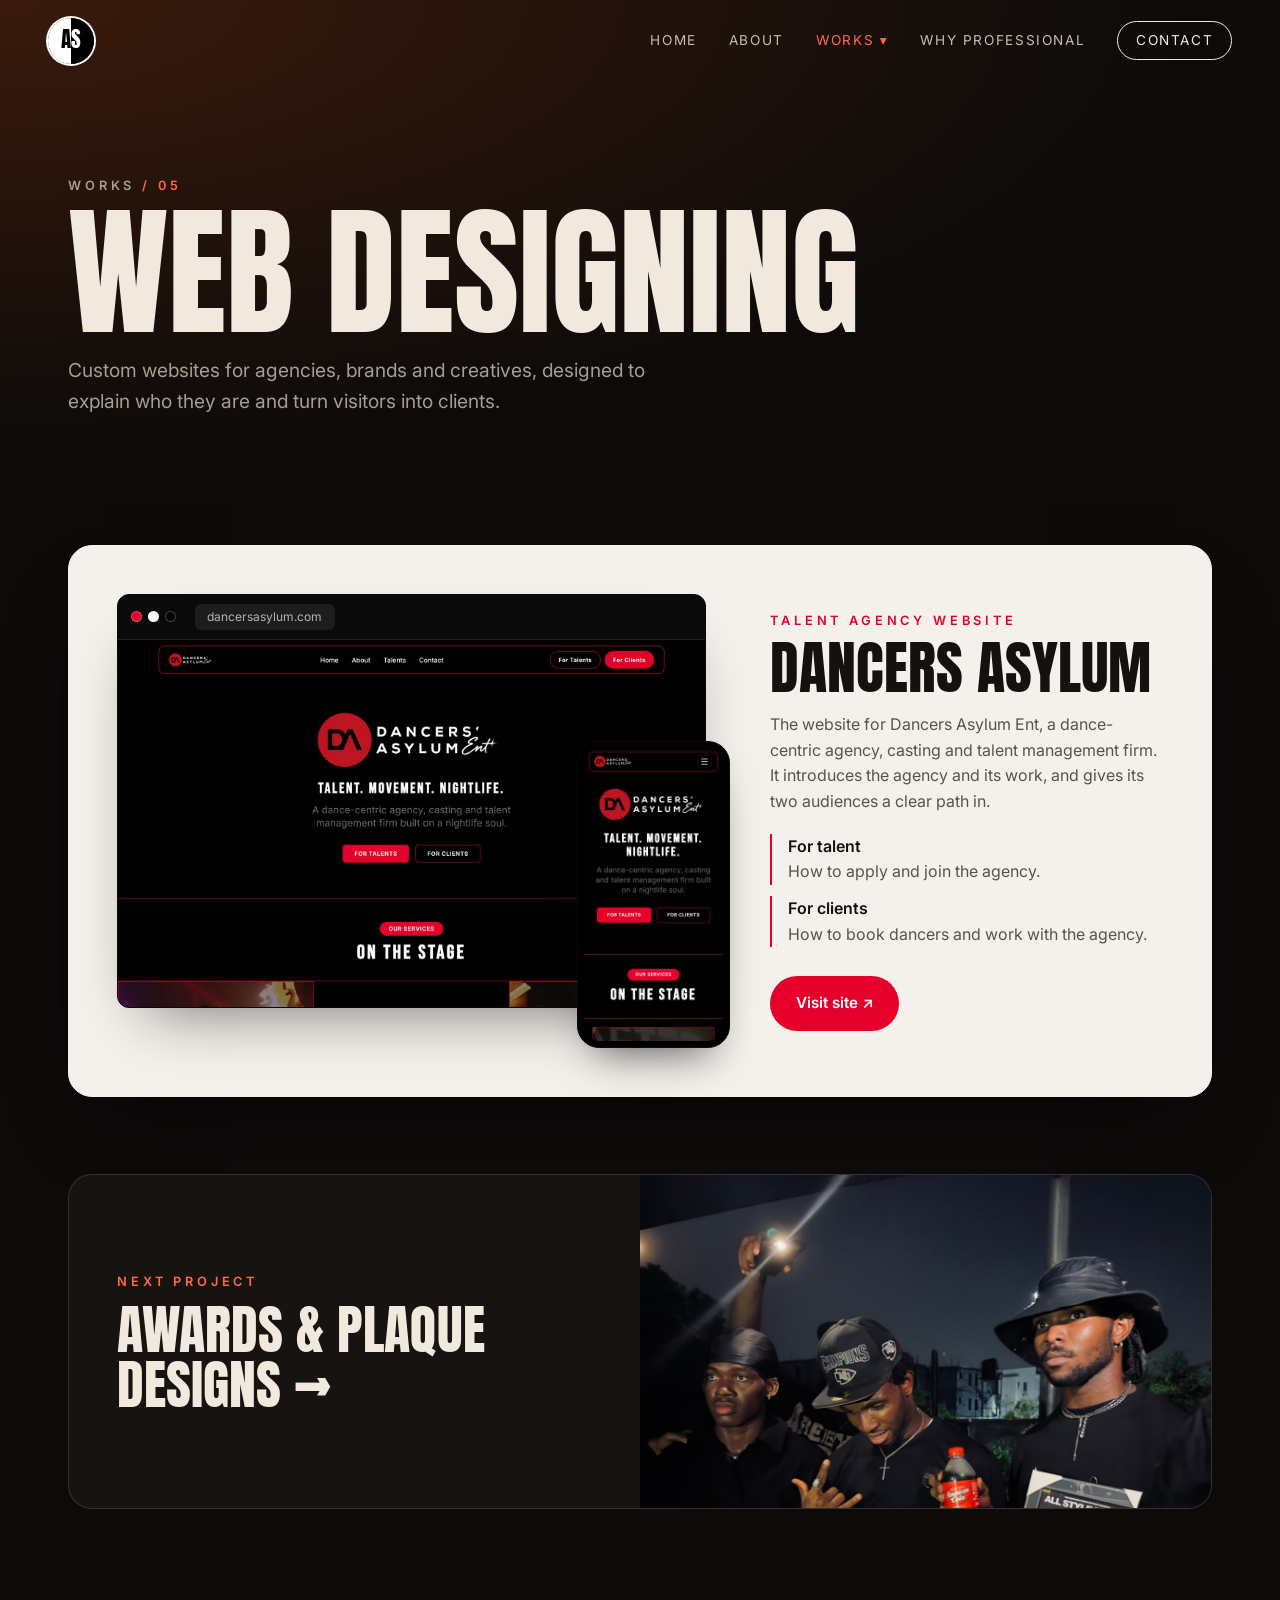
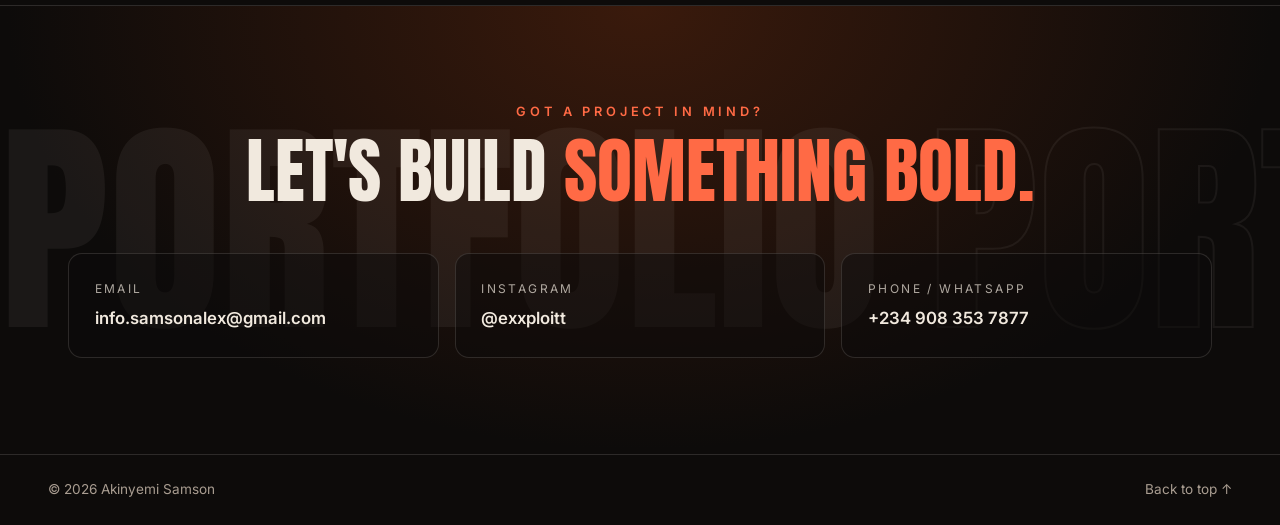
<file: web-designing.html>
<!doctype html>
<html lang="en">
<head>
  <meta charset="utf-8" />
  <meta name="viewport" content="width=device-width, initial-scale=1" />
  <title>Web Designing — Akinyemi Samson</title>
  <meta name="description" content="Website design and development by Akinyemi Samson." />
  <meta property="og:title" content="Web Designing — Akinyemi Samson" />
  <meta property="og:description" content="Website design and development by Akinyemi Samson." />
  <meta property="og:image" content="assets/img/portrait.jpg" />
  <link rel="icon" href="favicon.ico" sizes="any" />
  <link rel="icon" type="image/png" sizes="32x32" href="favicon-32.png" />
  <link rel="apple-touch-icon" href="apple-touch-icon.png" />
  <link rel="preconnect" href="https://fonts.googleapis.com" />
  <link rel="preconnect" href="https://fonts.gstatic.com" crossorigin />
  <link href="https://fonts.googleapis.com/css2?family=Anton&family=Inter:wght@400;500;600&display=swap" rel="stylesheet" />
  <link rel="stylesheet" href="styles.css" />
</head>
<body>
  <span id="top"></span>
  <header class="nav" id="nav">
    <a href="index.html" class="nav__logo" aria-label="Akinyemi Samson, home"><span class="nav__logo-a">A</span><span class="nav__logo-s">S</span></a>
    <button class="nav__toggle" aria-label="Open menu" aria-expanded="false">
      <span></span><span></span>
    </button>
    <nav class="nav__links" aria-label="Main">
      <a href="index.html">Home</a>
      <a href="about.html">About</a>
      <div class="nav__group is-current">
        <button class="nav__works" aria-expanded="false" aria-haspopup="true">Works <span aria-hidden="true">▾</span></button>
        <ul class="nav__sub">
          <li><a href="photo-designing.html">Photo Designing</a></li>
          <li><a href="logos-flyers.html">Logos &amp; Flyers</a></li>
          <li><a href="portfolio-designing.html">Portfolio Designing</a></li>
          <li><a href="instagram-format.html">Instagram Format</a></li>
          <li><a href="web-designing.html" aria-current="page">Web Designing</a></li>
          <li><a href="awards-plaques.html">Awards &amp; Plaque Designs</a></li>
        </ul>
      </div>
      <a href="why-professional.html">Why Professional</a>
      <a href="contact.html" class="nav__cta">Contact</a>
    </nav>
  </header>
  <main>
    <section class="page-head">
      <div class="container">
        <p class="eyebrow reveal"><a href="index.html#works">Works</a> / 05</p>
        <h1 class="page-head__title reveal">Web Designing</h1>
        <p class="page-head__intro reveal">Custom websites for agencies, brands and creatives, designed to explain who they are and turn visitors into clients.</p>
      </div>
    </section>
    <section class="work-body">
      <div class="container">
        <article class="site site--light reveal" style="--site-accent: #e4002b">
          <div class="site__visual">
            <div class="browser">
              <div class="browser__bar"><span style="--dot: #e4002b"></span><span style="--dot: #ffffff"></span><span style="--dot: #000000"></span><em>dancersasylum.com</em></div>
              <div class="frame"><img src="assets/img/web/dancersasylum-desktop.jpg" alt="Dancers Asylum website on desktop" loading="lazy" onerror="this.parentElement.classList.add('is-empty')" /><span class="frame__label">web/dancersasylum-desktop.jpg</span></div>
            </div>
            <div class="handset"><div class="frame"><img src="assets/img/web/dancersasylum-mobile.jpg" alt="Dancers Asylum website on a phone" loading="lazy" onerror="this.parentElement.classList.add('is-empty')" /><span class="frame__label">mobile.jpg</span></div></div>
          </div>
          <div class="site__info">
            <p class="eyebrow">Talent agency website</p>
            <h2 class="site__name">Dancers Asylum</h2>
            <p class="site__summary">The website for Dancers Asylum Ent, a dance-centric agency, casting and talent management firm. It introduces the agency and its work, and gives its two audiences a clear path in.</p>
            <ul class="site__points">
              <li><strong>For talent</strong> How to apply and join the agency.</li>
              <li><strong>For clients</strong> How to book dancers and work with the agency.</li>
            </ul>
            <a class="btn btn--solid" href="https://www.dancersasylum.com" target="_blank" rel="noopener">Visit site ↗</a>
          </div>
        </article>
        <a class="next reveal" href="awards-plaques.html">
          <div class="next__text">
            <span class="eyebrow">Next project</span>
            <span class="next__title">Awards &amp; Plaque Designs →</span>
          </div>
          <div class="next__img"><img src="assets/img/awards/night-solo-winners.jpg" alt="" loading="lazy" onerror="this.remove()" /></div>
        </a>
      </div>
    </section>
    <section class="contact contact--band">
      <div class="marquee" aria-hidden="true">
        <div class="marquee__track">
          <span>PORTFOLIO</span><span class="outline">PORTFOLIO</span><span>PORTFOLIO</span><span class="outline">PORTFOLIO</span>
          <span>PORTFOLIO</span><span class="outline">PORTFOLIO</span><span>PORTFOLIO</span><span class="outline">PORTFOLIO</span>
        </div>
      </div>
      <div class="container">
        <p class="eyebrow reveal">Got a project in mind?</p>
        <h2 class="contact__title contact__title--sm reveal">Let's build <span>something bold.</span></h2>
        <div class="contact__links">
          <a class="contact__card reveal" href="mailto:info.samsonalex@gmail.com">
            <span class="contact__label">Email</span>
            <span class="contact__value">info.samsonalex@gmail.com</span>
          </a>
          <a class="contact__card reveal" href="https://instagram.com/exxploitt" target="_blank" rel="noopener">
            <span class="contact__label">Instagram</span>
            <span class="contact__value">@exxploitt</span>
          </a>
          <a class="contact__card reveal" href="https://wa.me/2349083537877" target="_blank" rel="noopener">
            <span class="contact__label">Phone / WhatsApp</span>
            <span class="contact__value">+234 908 353 7877</span>
          </a>
        </div>
      </div>
    </section>
  </main>

  <footer class="footer">
    <p>© <span id="year"></span> Akinyemi Samson</p>
    <a href="#top">Back to top ↑</a>
  </footer>

  <div class="lightbox" id="lightbox" aria-hidden="true">
    <button class="lightbox__close" aria-label="Close">×</button>
    <img alt="" />
  </div>

  <script src="script.js"></script>
</body>
</html>
</file>
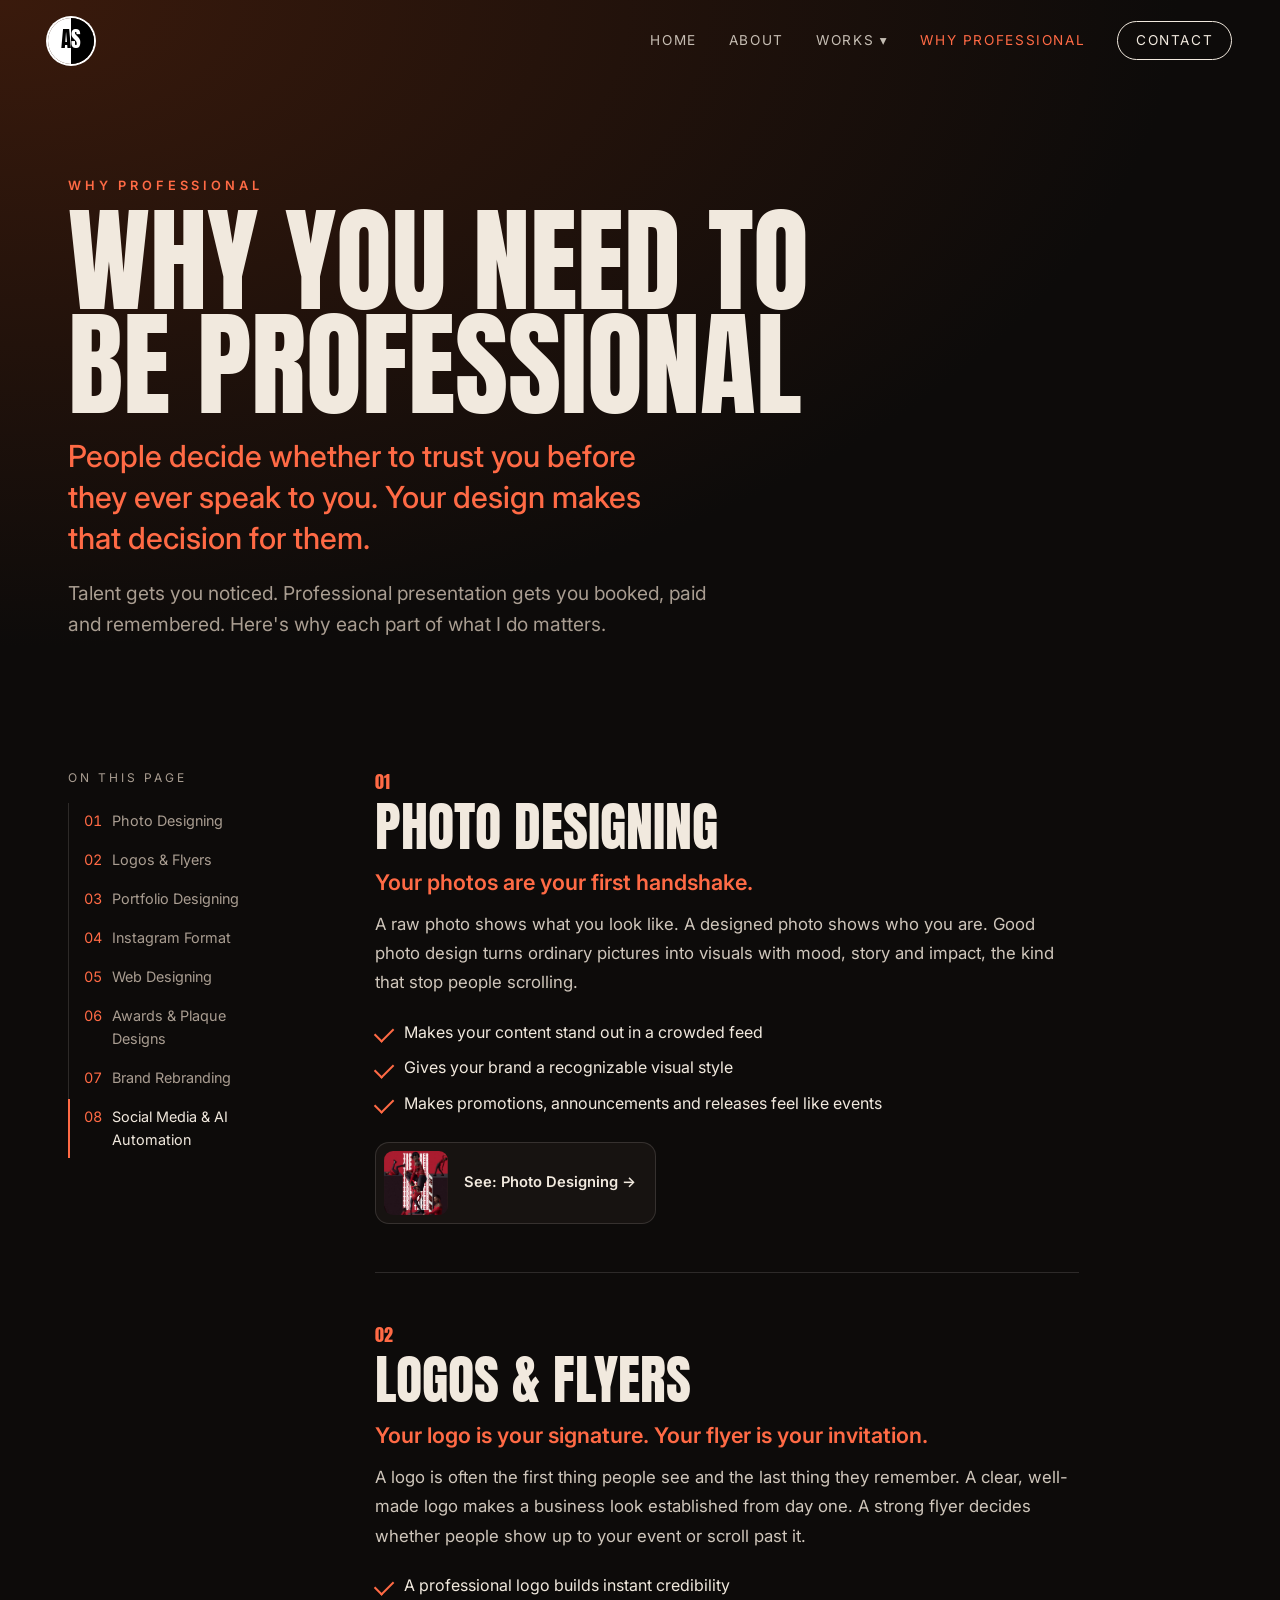
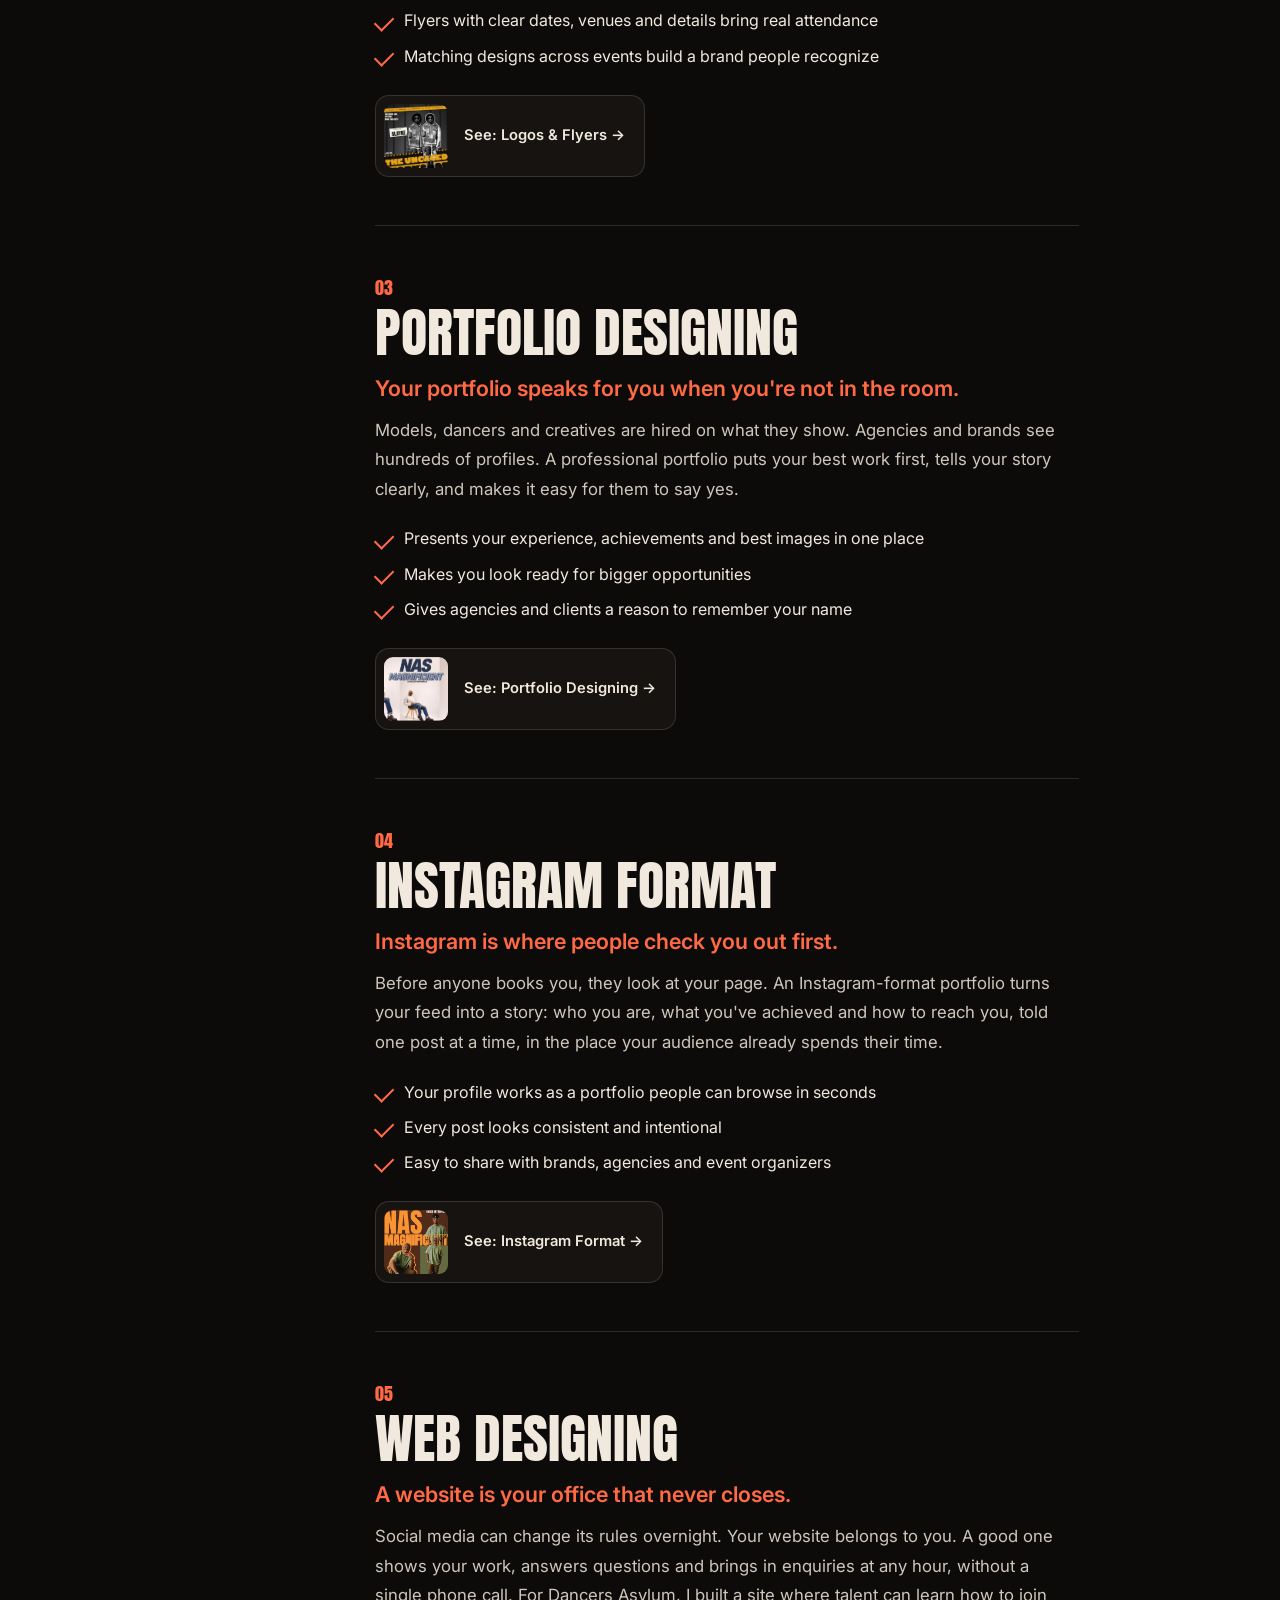
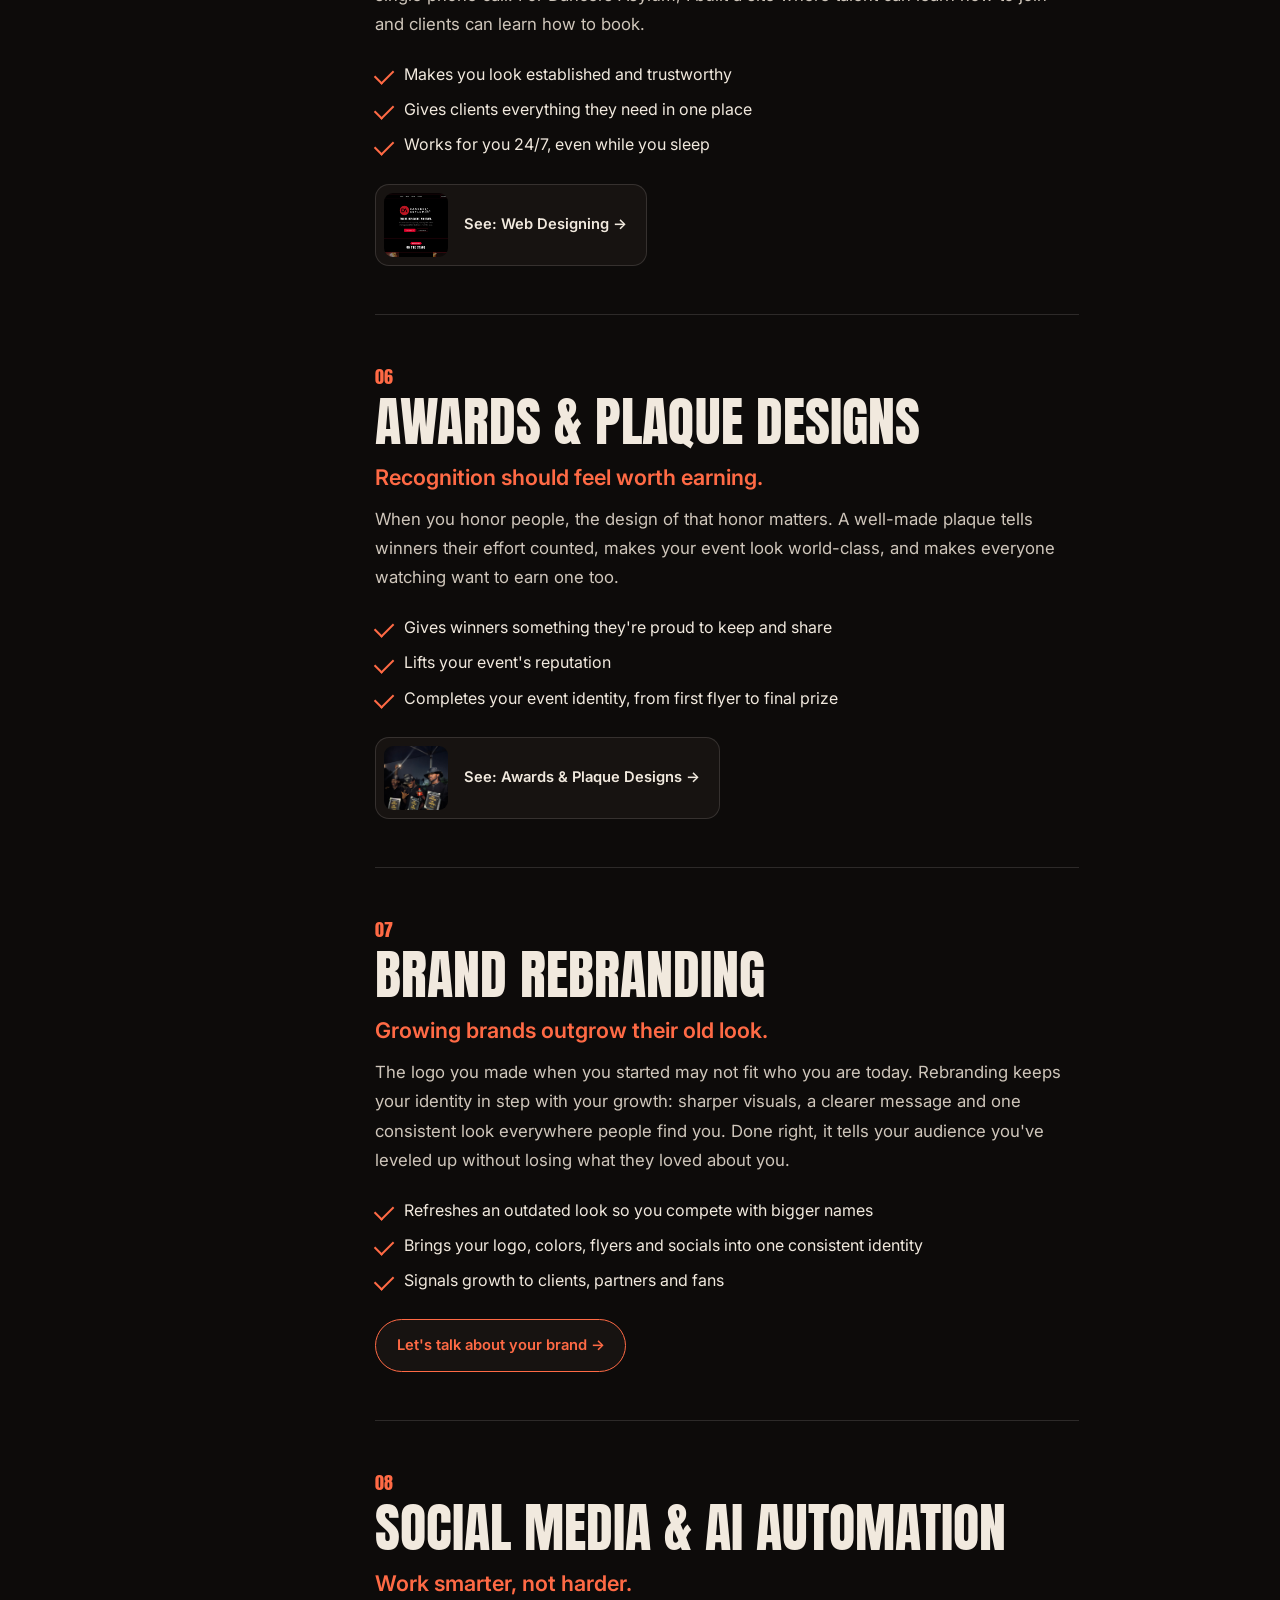
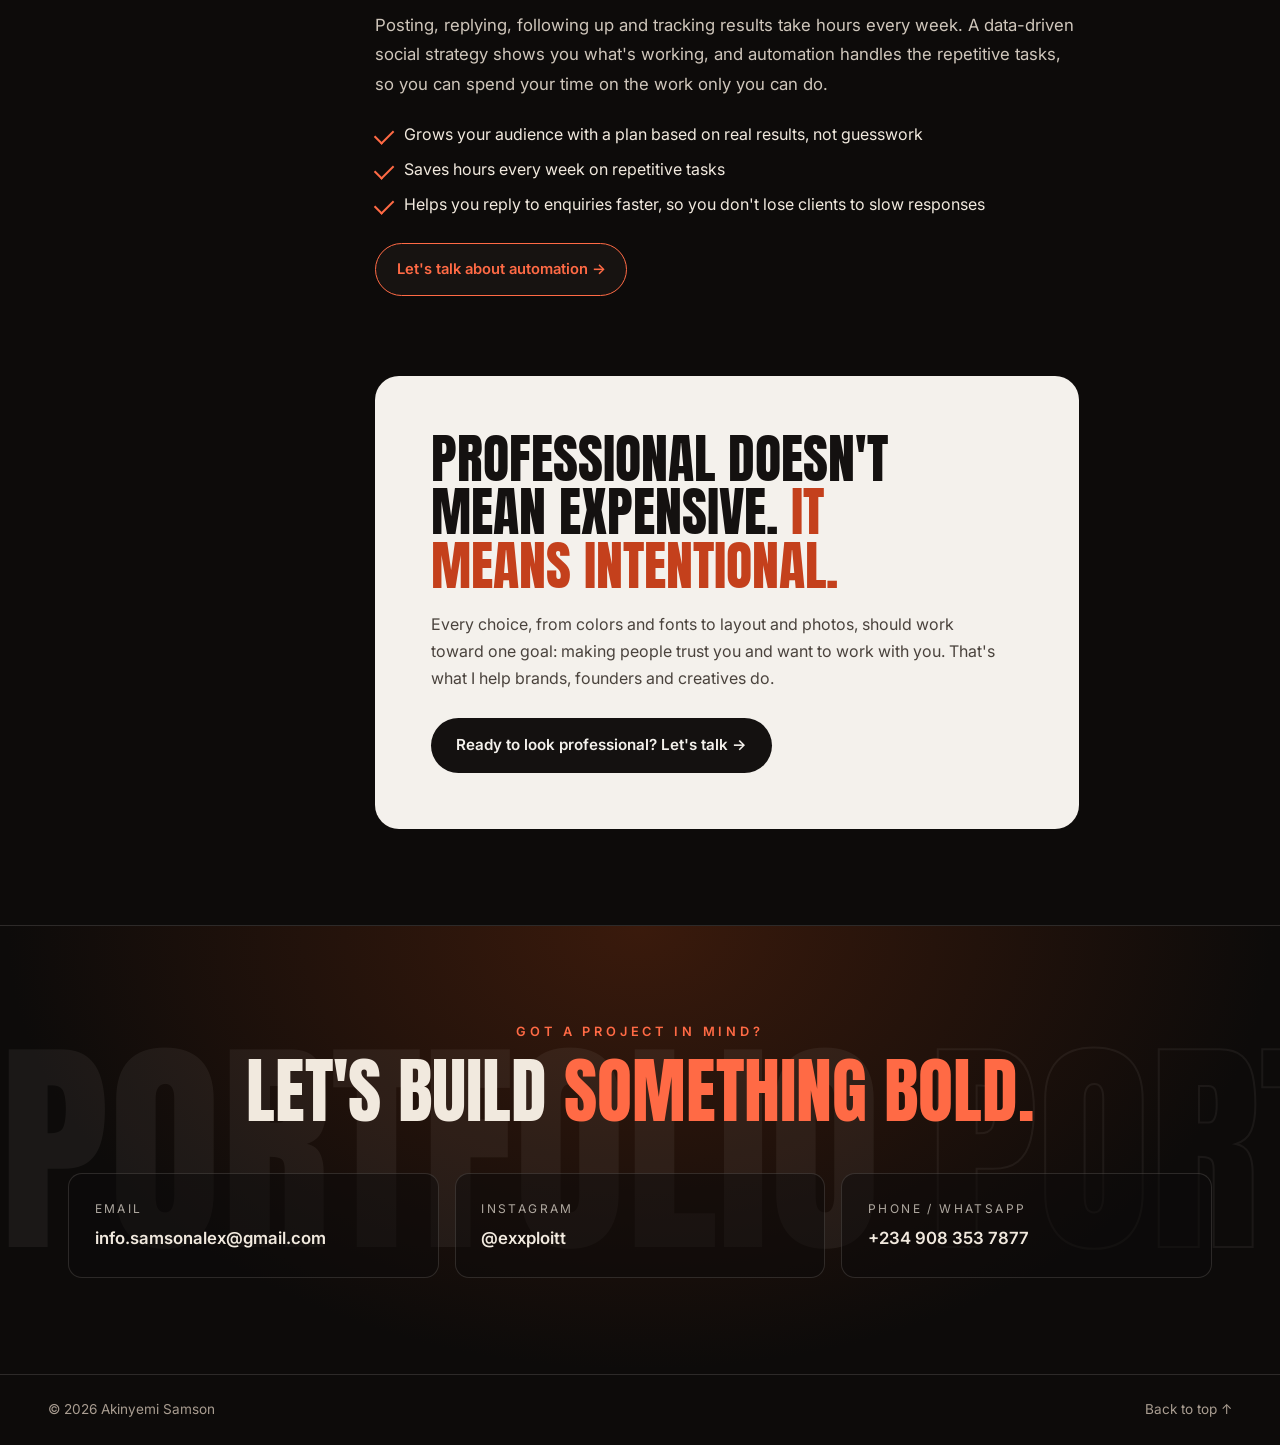
<file: why-professional.html>
<!doctype html>
<html lang="en">
<head>
  <meta charset="utf-8" />
  <meta name="viewport" content="width=device-width, initial-scale=1" />
  <title>Why You Need to Be Professional — Akinyemi Samson</title>
  <meta name="description" content="Why professional design matters for brands, founders and creatives, from photos and flyers to portfolios, websites and awards." />
  <meta property="og:title" content="Why You Need to Be Professional — Akinyemi Samson" />
  <meta property="og:description" content="Why professional design matters for brands, founders and creatives, from photos and flyers to portfolios, websites and awards." />
  <meta property="og:image" content="assets/img/portrait.jpg" />
  <link rel="icon" href="favicon.ico" sizes="any" />
  <link rel="icon" type="image/png" sizes="32x32" href="favicon-32.png" />
  <link rel="apple-touch-icon" href="apple-touch-icon.png" />
  <link rel="preconnect" href="https://fonts.googleapis.com" />
  <link rel="preconnect" href="https://fonts.gstatic.com" crossorigin />
  <link href="https://fonts.googleapis.com/css2?family=Anton&family=Inter:wght@400;500;600&display=swap" rel="stylesheet" />
  <link rel="stylesheet" href="styles.css" />
</head>
<body>
  <span id="top"></span>
  <header class="nav" id="nav">
    <a href="index.html" class="nav__logo" aria-label="Akinyemi Samson, home"><span class="nav__logo-a">A</span><span class="nav__logo-s">S</span></a>
    <button class="nav__toggle" aria-label="Open menu" aria-expanded="false">
      <span></span><span></span>
    </button>
    <nav class="nav__links" aria-label="Main">
      <a href="index.html">Home</a>
      <a href="about.html">About</a>
      <div class="nav__group">
        <button class="nav__works" aria-expanded="false" aria-haspopup="true">Works <span aria-hidden="true">▾</span></button>
        <ul class="nav__sub">
          <li><a href="photo-designing.html">Photo Designing</a></li>
          <li><a href="logos-flyers.html">Logos &amp; Flyers</a></li>
          <li><a href="portfolio-designing.html">Portfolio Designing</a></li>
          <li><a href="instagram-format.html">Instagram Format</a></li>
          <li><a href="web-designing.html">Web Designing</a></li>
          <li><a href="awards-plaques.html">Awards &amp; Plaque Designs</a></li>
        </ul>
      </div>
      <a href="why-professional.html" aria-current="page">Why Professional</a>
      <a href="contact.html" class="nav__cta">Contact</a>
    </nav>
  </header>
  <main>
    <section class="page-head">
      <div class="container">
        <p class="eyebrow reveal">Why professional</p>
        <h1 class="page-head__title why-title reveal">Why you need to be professional</h1>
        <p class="why-statement reveal">People decide whether to trust you before they ever speak to you. Your design makes that decision for them.</p>
        <p class="page-head__intro reveal">Talent gets you noticed. Professional presentation gets you booked, paid and remembered. Here's why each part of what I do matters.</p>
      </div>
    </section>

    <section class="work-body why">
      <div class="container why__layout">
        <nav class="why-toc" aria-label="On this page">
          <p class="why-toc__label">On this page</p>
          <ol>
            <li><a href="#photo-designing"><span>01</span> Photo Designing</a></li>
            <li><a href="#logos-flyers"><span>02</span> Logos &amp; Flyers</a></li>
            <li><a href="#portfolio-designing"><span>03</span> Portfolio Designing</a></li>
            <li><a href="#instagram-format"><span>04</span> Instagram Format</a></li>
            <li><a href="#web-designing"><span>05</span> Web Designing</a></li>
            <li><a href="#awards-plaques"><span>06</span> Awards &amp; Plaque Designs</a></li>
            <li><a href="#brand-rebranding"><span>07</span> Brand Rebranding</a></li>
            <li><a href="#automation"><span>08</span> Social Media &amp; AI Automation</a></li>
          </ol>
        </nav>
        <article class="why__article">
          <section class="why-item reveal" id="photo-designing">
            <p class="why-item__num">01</p>
            <h2 class="why-item__title">Photo Designing</h2>
            <p class="why-item__lead">Your photos are your first handshake.</p>
            <p>A raw photo shows what you look like. A designed photo shows who you are. Good photo design turns ordinary pictures into visuals with mood, story and impact, the kind that stop people scrolling.</p>
            <ul class="why-item__points">
              <li>Makes your content stand out in a crowded feed</li>
              <li>Gives your brand a recognizable visual style</li>
              <li>Makes promotions, announcements and releases feel like events</li>
            </ul>
            <a class="why-link" href="photo-designing.html">
              <img src="assets/img/photo/07.jpg" alt="" loading="lazy" />
              <span>See: Photo Designing <span aria-hidden="true">→</span></span>
            </a>
          </section>
          <section class="why-item reveal" id="logos-flyers">
            <p class="why-item__num">02</p>
            <h2 class="why-item__title">Logos &amp; Flyers</h2>
            <p class="why-item__lead">Your logo is your signature. Your flyer is your invitation.</p>
            <p>A logo is often the first thing people see and the last thing they remember. A clear, well-made logo makes a business look established from day one. A strong flyer decides whether people show up to your event or scroll past it.</p>
            <ul class="why-item__points">
              <li>A professional logo builds instant credibility</li>
              <li>Flyers with clear dates, venues and details bring real attendance</li>
              <li>Matching designs across events build a brand people recognize</li>
            </ul>
            <a class="why-link" href="logos-flyers.html">
              <img src="assets/img/logos/flyer-3.jpg" alt="" loading="lazy" />
              <span>See: Logos &amp; Flyers <span aria-hidden="true">→</span></span>
            </a>
          </section>
          <section class="why-item reveal" id="portfolio-designing">
            <p class="why-item__num">03</p>
            <h2 class="why-item__title">Portfolio Designing</h2>
            <p class="why-item__lead">Your portfolio speaks for you when you're not in the room.</p>
            <p>Models, dancers and creatives are hired on what they show. Agencies and brands see hundreds of profiles. A professional portfolio puts your best work first, tells your story clearly, and makes it easy for them to say yes.</p>
            <ul class="why-item__points">
              <li>Presents your experience, achievements and best images in one place</li>
              <li>Makes you look ready for bigger opportunities</li>
              <li>Gives agencies and clients a reason to remember your name</li>
            </ul>
            <a class="why-link" href="portfolio-designing.html">
              <img src="assets/img/portfolio/nasir-1.jpg" alt="" loading="lazy" />
              <span>See: Portfolio Designing <span aria-hidden="true">→</span></span>
            </a>
          </section>
          <section class="why-item reveal" id="instagram-format">
            <p class="why-item__num">04</p>
            <h2 class="why-item__title">Instagram Format</h2>
            <p class="why-item__lead">Instagram is where people check you out first.</p>
            <p>Before anyone books you, they look at your page. An Instagram-format portfolio turns your feed into a story: who you are, what you've achieved and how to reach you, told one post at a time, in the place your audience already spends their time.</p>
            <ul class="why-item__points">
              <li>Your profile works as a portfolio people can browse in seconds</li>
              <li>Every post looks consistent and intentional</li>
              <li>Easy to share with brands, agencies and event organizers</li>
            </ul>
            <a class="why-link" href="instagram-format.html">
              <img src="assets/img/instagram/links/01.jpg" alt="" loading="lazy" />
              <span>See: Instagram Format <span aria-hidden="true">→</span></span>
            </a>
          </section>
          <section class="why-item reveal" id="web-designing">
            <p class="why-item__num">05</p>
            <h2 class="why-item__title">Web Designing</h2>
            <p class="why-item__lead">A website is your office that never closes.</p>
            <p>Social media can change its rules overnight. Your website belongs to you. A good one shows your work, answers questions and brings in enquiries at any hour, without a single phone call. For Dancers Asylum, I built a site where talent can learn how to join and clients can learn how to book.</p>
            <ul class="why-item__points">
              <li>Makes you look established and trustworthy</li>
              <li>Gives clients everything they need in one place</li>
              <li>Works for you 24/7, even while you sleep</li>
            </ul>
            <a class="why-link" href="web-designing.html">
              <img src="assets/img/web/dancersasylum-desktop.jpg" alt="" loading="lazy" />
              <span>See: Web Designing <span aria-hidden="true">→</span></span>
            </a>
          </section>
          <section class="why-item reveal" id="awards-plaques">
            <p class="why-item__num">06</p>
            <h2 class="why-item__title">Awards &amp; Plaque Designs</h2>
            <p class="why-item__lead">Recognition should feel worth earning.</p>
            <p>When you honor people, the design of that honor matters. A well-made plaque tells winners their effort counted, makes your event look world-class, and makes everyone watching want to earn one too.</p>
            <ul class="why-item__points">
              <li>Gives winners something they're proud to keep and share</li>
              <li>Lifts your event's reputation</li>
              <li>Completes your event identity, from first flyer to final prize</li>
            </ul>
            <a class="why-link" href="awards-plaques.html">
              <img src="assets/img/awards/night-solo-winners.jpg" alt="" loading="lazy" />
              <span>See: Awards &amp; Plaque Designs <span aria-hidden="true">→</span></span>
            </a>
          </section>
          <section class="why-item reveal" id="brand-rebranding">
            <p class="why-item__num">07</p>
            <h2 class="why-item__title">Brand Rebranding</h2>
            <p class="why-item__lead">Growing brands outgrow their old look.</p>
            <p>The logo you made when you started may not fit who you are today. Rebranding keeps your identity in step with your growth: sharper visuals, a clearer message and one consistent look everywhere people find you. Done right, it tells your audience you've leveled up without losing what they loved about you.</p>
            <ul class="why-item__points">
              <li>Refreshes an outdated look so you compete with bigger names</li>
              <li>Brings your logo, colors, flyers and socials into one consistent identity</li>
              <li>Signals growth to clients, partners and fans</li>
            </ul>
            <a class="why-link why-link--talk" href="contact.html"><span>Let's talk about your brand <span aria-hidden="true">→</span></span></a>
          </section>
          <section class="why-item reveal" id="automation">
            <p class="why-item__num">08</p>
            <h2 class="why-item__title">Social Media &amp; AI Automation</h2>
            <p class="why-item__lead">Work smarter, not harder.</p>
            <p>Posting, replying, following up and tracking results take hours every week. A data-driven social strategy shows you what's working, and automation handles the repetitive tasks, so you can spend your time on the work only you can do.</p>
            <ul class="why-item__points">
              <li>Grows your audience with a plan based on real results, not guesswork</li>
              <li>Saves hours every week on repetitive tasks</li>
              <li>Helps you reply to enquiries faster, so you don't lose clients to slow responses</li>
            </ul>
            <a class="why-link why-link--talk" href="contact.html"><span>Let's talk about automation <span aria-hidden="true">→</span></span></a>
          </section>
          <section class="why-close reveal">
            <p class="why-close__quote">Professional doesn't mean expensive. <span>It means intentional.</span></p>
            <p>Every choice, from colors and fonts to layout and photos, should work toward one goal: making people trust you and want to work with you. That's what I help brands, founders and creatives do.</p>
            <a class="btn btn--solid" href="contact.html">Ready to look professional? Let's talk →</a>
          </section>
        </article>
      </div>
    </section>
    <section class="contact contact--band">
      <div class="marquee" aria-hidden="true">
        <div class="marquee__track">
          <span>PORTFOLIO</span><span class="outline">PORTFOLIO</span><span>PORTFOLIO</span><span class="outline">PORTFOLIO</span>
          <span>PORTFOLIO</span><span class="outline">PORTFOLIO</span><span>PORTFOLIO</span><span class="outline">PORTFOLIO</span>
        </div>
      </div>
      <div class="container">
        <p class="eyebrow reveal">Got a project in mind?</p>
        <h2 class="contact__title contact__title--sm reveal">Let's build <span>something bold.</span></h2>
        <div class="contact__links">
          <a class="contact__card reveal" href="mailto:info.samsonalex@gmail.com">
            <span class="contact__label">Email</span>
            <span class="contact__value">info.samsonalex@gmail.com</span>
          </a>
          <a class="contact__card reveal" href="https://instagram.com/exxploitt" target="_blank" rel="noopener">
            <span class="contact__label">Instagram</span>
            <span class="contact__value">@exxploitt</span>
          </a>
          <a class="contact__card reveal" href="https://wa.me/2349083537877" target="_blank" rel="noopener">
            <span class="contact__label">Phone / WhatsApp</span>
            <span class="contact__value">+234 908 353 7877</span>
          </a>
        </div>
      </div>
    </section>
  </main>

  <footer class="footer">
    <p>© <span id="year"></span> Akinyemi Samson</p>
    <a href="#top">Back to top ↑</a>
  </footer>

  <div class="lightbox" id="lightbox" aria-hidden="true">
    <button class="lightbox__close" aria-label="Close">×</button>
    <img alt="" />
  </div>

  <script src="script.js"></script>
</body>
</html>
</file>
<file: styles.css>
:root {
  --ink: #0d0b0a;
  --ink-2: #171311;
  --cream: #f1e9de;
  --muted: #a99d91;
  --rust: #7a3517;
  --rust-2: #a24a22;
  --coral: #ff6a45;
  --line: rgba(241, 233, 222, 0.14);
  --display: "Anton", Impact, "Arial Narrow", sans-serif;
  --body: "Inter", system-ui, -apple-system, sans-serif;
  --gutter: clamp(16px, 4vw, 48px);
  --radius: 14px;
}

* { box-sizing: border-box; margin: 0; padding: 0; }
html { scroll-behavior: smooth; }
body {
  background: var(--ink);
  color: var(--cream);
  font-family: var(--body);
  line-height: 1.6;
  overflow-x: hidden;
  -webkit-font-smoothing: antialiased;
}
img { display: block; max-width: 100%; }
a { color: inherit; text-decoration: none; }
button { font: inherit; color: inherit; background: none; border: 0; cursor: pointer; }

.container { width: min(1240px, 100%); margin: 0 auto; padding: 0 var(--gutter); }
.eyebrow { font-size: .8rem; letter-spacing: .3em; text-transform: uppercase; color: var(--coral); font-weight: 600; }
.section-title {
  font-family: var(--display); font-weight: 400; text-transform: uppercase;
  font-size: clamp(2.6rem, 7vw, 5.5rem); line-height: .95; letter-spacing: .01em;
}

/* ---------- Buttons ---------- */
.btn {
  display: inline-flex; align-items: center; gap: .5rem;
  padding: .95rem 1.6rem; border-radius: 999px;
  font-weight: 600; font-size: .95rem; transition: transform .25s, background .25s, color .25s;
}
.btn:hover { transform: translateY(-2px); }
.btn--solid { background: var(--coral); color: var(--ink); }
.btn--solid:hover { background: var(--cream); }
.btn--ghost { border: 1px solid var(--line); }
.btn--ghost:hover { border-color: var(--cream); }

/* ---------- Nav ---------- */
.nav {
  position: fixed; inset: 0 0 auto 0; z-index: 50;
  display: flex; align-items: center; justify-content: space-between;
  padding: 1.1rem var(--gutter);
  transition: background .3s, padding .3s, backdrop-filter .3s;
}
.nav.is-scrolled { background: rgba(13, 11, 10, .78); backdrop-filter: blur(12px); padding-block: .75rem; border-bottom: 1px solid var(--line); }
.nav__logo { font-family: var(--display); font-size: 1.6rem; letter-spacing: .04em; }
.nav__links { display: flex; gap: 2rem; align-items: center; font-size: .85rem; text-transform: uppercase; letter-spacing: .12em; }
.nav__links a { position: relative; opacity: .8; transition: opacity .2s; }
.nav__links a:hover { opacity: 1; }
.nav__links a:not(.nav__cta)::after {
  content: ""; position: absolute; left: 0; bottom: -4px; height: 1px; width: 100%;
  background: var(--coral); transform: scaleX(0); transform-origin: left; transition: transform .3s;
}
.nav__links a:hover::after { transform: scaleX(1); }
.nav__cta { border: 1px solid var(--cream); padding: .5rem 1.1rem; border-radius: 999px; opacity: 1 !important; }
.nav__cta:hover { background: var(--cream); color: var(--ink); }
.nav__toggle { display: none; width: 32px; height: 24px; position: relative; }
.nav__toggle span { position: absolute; left: 0; right: 0; height: 2px; background: var(--cream); transition: transform .3s, top .3s; }
.nav__toggle span:first-child { top: 6px; }
.nav__toggle span:last-child { top: 16px; }

/* ---------- Image frames ---------- */
.frame {
  position: relative; overflow: hidden; border-radius: var(--radius);
  background: var(--ink-2); max-width: 100%;
}
.frame img { width: 100%; height: 100%; object-fit: cover; transition: transform .6s cubic-bezier(.2,.7,.2,1); }
.frame__label { display: none; }
.frame.is-empty {
  min-height: 220px;
  background:
    repeating-linear-gradient(135deg, transparent 0 14px, rgba(241,233,222,.04) 14px 15px),
    linear-gradient(160deg, #241b16, #120f0d);
  border: 1px dashed rgba(241,233,222,.18);
  display: grid; place-items: center;
}
.frame.is-empty img { display: none; }
.frame.is-empty .frame__label { display: block; font-size: .75rem; color: var(--muted); letter-spacing: .08em; }

/* ---------- Hero ---------- */
.hero { position: relative; min-height: 100vh; min-height: 100svh; display: flex; flex-direction: column; justify-content: center; padding: 7rem 0 4rem; overflow: hidden; }
.hero__marquee { position: absolute; inset: auto 0 6%; opacity: .07; pointer-events: none; }
.marquee__track { display: flex; gap: 3rem; width: max-content; animation: marquee 40s linear infinite; }
.marquee__track span { font-family: var(--display); font-size: clamp(6rem, 18vw, 16rem); line-height: 1; }
.marquee__track .outline { color: transparent; -webkit-text-stroke: 2px var(--cream); }
@keyframes marquee { to { transform: translateX(-50%); } }

.hero__inner {
  width: min(1240px, 100%); margin: 0 auto; padding: 0 var(--gutter);
  display: grid; grid-template-columns: 1.25fr 1fr; gap: clamp(2rem, 5vw, 5rem); align-items: center;
  position: relative;
}
.hero__title {
  font-family: var(--display); font-weight: 400; text-transform: uppercase;
  font-size: clamp(4.2rem, 13vw, 11rem); line-height: .86; margin: 1rem 0 1.5rem;
}
.hero__title span { color: var(--coral); }
.hero__sub { max-width: 34rem; color: var(--muted); font-size: clamp(1rem, 1.4vw, 1.15rem); }
.hero__actions { display: flex; flex-wrap: wrap; gap: .8rem; margin-top: 2rem; }
.hero__photo { position: relative; }
.hero__photo .frame { aspect-ratio: 4/5; border-radius: 22px; transform: rotate(2deg); box-shadow: 0 40px 80px -30px rgba(0,0,0,.8); }
.hero__photo::before {
  content: ""; position: absolute; inset: -14px 14px 14px -14px; border: 1px solid var(--coral); border-radius: 22px; transform: rotate(-2deg);
}
.hero__photo figcaption {
  position: absolute; bottom: -1rem; left: -1rem; background: var(--coral); color: var(--ink);
  font-weight: 600; font-size: .85rem; padding: .45rem .9rem; border-radius: 999px;
}
.hero__scroll { position: absolute; bottom: 1.5rem; left: 50%; transform: translateX(-50%); font-size: .75rem; letter-spacing: .25em; text-transform: uppercase; color: var(--muted); animation: bob 2s ease-in-out infinite; }
@keyframes bob { 50% { transform: translate(-50%, 6px); } }

/* ---------- About ---------- */
.about { padding: clamp(5rem, 10vw, 9rem) 0; background: linear-gradient(180deg, var(--ink), #1a110c 60%, var(--ink)); }
.about__grid { display: grid; grid-template-columns: .8fr 1.2fr; gap: clamp(2rem, 6vw, 6rem); align-items: center; }
.about__photo .frame { aspect-ratio: 3/4; }
.about__text .section-title { margin-bottom: 1.5rem; }
.about__text p { color: var(--muted); margin-bottom: 1.1rem; max-width: 40rem; }
.about__text .lead { color: var(--cream); font-size: clamp(1.15rem, 1.8vw, 1.45rem); line-height: 1.45; }

.services { display: grid; grid-template-columns: repeat(4, minmax(0, 1fr)); gap: 1px; margin-top: clamp(4rem, 8vw, 6rem); background: var(--line); border: 1px solid var(--line); border-radius: var(--radius); overflow: hidden; }
.service { background: var(--ink); padding: 2rem 1.6rem; transition: background .3s; }
.service:hover { background: var(--rust); }
.service__num { font-family: var(--display); color: var(--coral); font-size: 1.1rem; }
.service:hover .service__num { color: var(--cream); }
.service h3 { font-family: var(--display); font-weight: 400; text-transform: uppercase; font-size: 1.5rem; margin: .8rem 0 .5rem; line-height: 1.1; }
.service p { color: var(--muted); font-size: .92rem; }
.service:hover p { color: var(--cream); }

/* ---------- Works ---------- */
.works { padding: clamp(4rem, 8vw, 7rem) 0; }

.work-group { margin-bottom: clamp(4rem, 8vw, 6rem); }
.group-title {
  font-family: var(--display); font-weight: 400; text-transform: uppercase;
  font-size: clamp(1.8rem, 4vw, 3rem); display: flex; align-items: baseline; gap: 1rem;
  padding-bottom: 1rem; margin-bottom: 2rem; border-bottom: 1px solid var(--line);
}
.group-title span { font-size: .45em; color: var(--coral); }

.tile { cursor: zoom-in; }
.tile:hover .frame img { transform: scale(1.05); }
.tile figcaption { margin-top: .7rem; font-size: .85rem; color: var(--muted); text-transform: uppercase; letter-spacing: .1em; }

.masonry { columns: 4 220px; column-gap: 1rem; }
.masonry .tile { break-inside: avoid; margin-bottom: 1rem; }
.masonry .frame { height: auto; }

.work-group--rust {
  background: linear-gradient(160deg, var(--rust), #4b200d);
  border-radius: 24px; padding: clamp(1.5rem, 4vw, 3rem);
}
.work-group--rust .group-title { border-color: rgba(241,233,222,.25); }
.work-group--rust .group-title span { color: var(--cream); }
.logos { display: grid; grid-template-columns: repeat(4, minmax(0, 1fr)); gap: 1rem; margin-bottom: 1.5rem; }
.logo-tile { cursor: zoom-in; }
.logo-tile .frame { aspect-ratio: 372/538; box-shadow: 0 20px 40px -20px rgba(0,0,0,.6); }
.logo-tile:hover .frame img { transform: scale(1.05); }
.logo-tile .frame.is-empty { background: rgba(0,0,0,.25); }
.flyers { display: grid; grid-template-columns: repeat(3, minmax(0, 1fr)); gap: 1.5rem; }
.flyers .frame { aspect-ratio: 4/5; }
.flyers figcaption { color: var(--cream); opacity: .8; }

.case { padding: clamp(1.5rem, 3vw, 2.5rem); border: 1px solid var(--line); border-radius: 24px; margin-bottom: 1.5rem; background: var(--ink-2); }
.case__head { display: flex; flex-wrap: wrap; align-items: baseline; justify-content: space-between; gap: .5rem; margin-bottom: 1.5rem; }
.case__head h2 { font-family: var(--display); font-weight: 400; text-transform: uppercase; font-size: clamp(1.8rem, 4.5vw, 3.2rem); line-height: 1; }
.case__head p { color: var(--coral); text-transform: uppercase; letter-spacing: .2em; font-size: .8rem; font-weight: 600; }
.case__grid { display: grid; grid-template-columns: repeat(2, minmax(0, 1fr)); gap: 1rem; }
.case__grid .frame { aspect-ratio: 16/9; }

.insta { display: grid; grid-template-columns: minmax(0, 1fr) minmax(0, 2fr); gap: clamp(1.5rem, 4vw, 3rem); align-items: center; }
.insta__mockup .frame { border-radius: 28px; }
.insta__grid { display: grid; grid-template-columns: repeat(4, minmax(0, 1fr)); gap: 1rem; }
.insta__grid .frame { aspect-ratio: 418/522; border-radius: 10px; }

/* ---------- Contact ---------- */
.contact { padding: clamp(5rem, 10vw, 9rem) 0; background: radial-gradient(ellipse at top, #3a1a0c, var(--ink) 70%); text-align: center; }
.contact__title { font-family: var(--display); font-weight: 400; text-transform: uppercase; font-size: clamp(3rem, 10vw, 8rem); line-height: .92; margin: 1rem 0 3rem; }
.contact__title span { color: var(--coral); }
.contact__links { display: grid; grid-template-columns: repeat(3, minmax(0, 1fr)); gap: 1rem; text-align: left; }
.contact__card { display: flex; flex-direction: column; gap: .4rem; padding: 1.6rem; border: 1px solid var(--line); border-radius: var(--radius); background: rgba(13,11,10,.5); transition: all .3s; }
.contact__card:hover { background: var(--coral); color: var(--ink); border-color: var(--coral); transform: translateY(-4px); }
.contact__label { font-size: .75rem; letter-spacing: .2em; text-transform: uppercase; opacity: .7; }
.contact__value { font-weight: 600; font-size: 1.05rem; word-break: break-word; }

.footer { display: flex; justify-content: space-between; flex-wrap: wrap; gap: 1rem; padding: 1.5rem var(--gutter); border-top: 1px solid var(--line); color: var(--muted); font-size: .85rem; }
.footer a:hover { color: var(--cream); }

/* ---------- Lightbox ---------- */
.lightbox { position: fixed; inset: 0; z-index: 100; background: rgba(0,0,0,.92); display: grid; place-items: center; padding: 2rem; opacity: 0; pointer-events: none; transition: opacity .3s; }
.lightbox.is-open { opacity: 1; pointer-events: auto; }
.lightbox img { max-width: 100%; max-height: 90vh; border-radius: 10px; object-fit: contain; }
.lightbox__close { position: absolute; top: 1rem; right: 1.25rem; font-size: 2.4rem; line-height: 1; }

/* ---------- Multi-page additions ---------- */
.nav__links a[aria-current="page"] { opacity: 1; color: var(--coral); }
.nav__cta[aria-current="page"] { background: var(--cream); color: var(--ink); }
.nav__group { position: relative; }
.nav__works { text-transform: uppercase; letter-spacing: .12em; font-size: .85rem; opacity: .8; display: inline-flex; gap: .35rem; align-items: center; }
.nav__works:hover, .nav__group.is-current .nav__works { opacity: 1; }
.nav__group.is-current .nav__works { color: var(--coral); }
.nav__sub {
  list-style: none; position: absolute; top: calc(100% + .9rem); left: 50%; translate: -50% 0;
  min-width: 230px; padding: .5rem; background: var(--ink-2); border: 1px solid var(--line); border-radius: 12px;
  box-shadow: 0 24px 50px -20px rgba(0,0,0,.8);
  opacity: 0; visibility: hidden; transform: translateY(-6px); transition: opacity .2s, transform .2s, visibility .2s;
}
.nav__sub::before { content: ""; position: absolute; inset: -1rem 0 auto; height: 1rem; }
.nav__group:hover .nav__sub, .nav__group:focus-within .nav__sub, .nav__group.is-open .nav__sub { opacity: 1; visibility: visible; transform: none; }
.nav__sub a { display: block; padding: .65rem .9rem; border-radius: 8px; text-transform: none; letter-spacing: .02em; font-size: .92rem; }
.nav__sub a::after { display: none; }
.nav__sub a:hover { background: rgba(241,233,222,.07); }
a:focus-visible, button:focus-visible { outline: 2px solid var(--coral); outline-offset: 3px; border-radius: 4px; }

.hero { min-height: auto; padding: 8rem 0 5rem; }

.page-head { padding: clamp(8rem, 14vw, 11rem) 0 clamp(2.5rem, 5vw, 4rem); background: radial-gradient(ellipse at top left, #3a1a0c, var(--ink) 65%); }
.page-head .eyebrow a { color: var(--muted); }
.page-head .eyebrow a:hover { color: var(--cream); }
.page-head__title { font-family: var(--display); font-weight: 400; text-transform: uppercase; font-size: clamp(3.2rem, 11vw, 9rem); line-height: .9; margin: .8rem 0 1.2rem; text-wrap: balance; }
.page-head__intro { color: var(--muted); max-width: 40rem; font-size: clamp(1rem, 1.5vw, 1.2rem); }
.work-body { padding: clamp(2rem, 5vw, 4rem) 0 clamp(4rem, 8vw, 6rem); }
.work-body .logos { margin-bottom: clamp(3rem, 6vw, 4.5rem); }
.work-body .group-title { margin-top: 0; }

.works .section-title { margin-bottom: 2.5rem; }
.work-cards { display: grid; grid-template-columns: repeat(2, minmax(0, 1fr)); gap: clamp(1rem, 2.5vw, 1.75rem); }
.work-card { position: relative; display: block; border-radius: 20px; overflow: hidden; background: var(--ink-2); border: 1px solid var(--line); }
.work-card__img { aspect-ratio: 4/3; overflow: hidden; }
.work-card__img img { width: 100%; height: 100%; object-fit: cover; object-position: center 25%; transition: transform .7s cubic-bezier(.2,.7,.2,1), filter .5s; filter: saturate(.85); }
.work-card:hover .work-card__img img { transform: scale(1.05); filter: none; }
.work-card__meta { display: flex; align-items: baseline; gap: 1rem; flex-wrap: wrap; padding: 1.2rem 1.4rem 1.4rem; }
.work-card__num { font-family: var(--display); color: var(--coral); }
.work-card h3 { font-family: var(--display); font-weight: 400; text-transform: uppercase; font-size: clamp(1.5rem, 3vw, 2.2rem); line-height: 1; flex: 1; min-width: 0; }
.work-card__count { color: var(--muted); font-size: .85rem; }
.work-card:hover h3 { color: var(--coral); }

.teaser { padding: 0 0 clamp(4rem, 8vw, 6rem); }
.teaser__inner { display: flex; flex-wrap: wrap; align-items: center; justify-content: space-between; gap: 2rem; border-top: 1px solid var(--line); padding-top: clamp(2.5rem, 5vw, 4rem); }
.teaser__quote { font-size: clamp(1.2rem, 2.4vw, 1.9rem); line-height: 1.35; max-width: 46rem; min-width: 0; }

.next { display: grid; grid-template-columns: minmax(0, 1fr) minmax(0, 1fr); align-items: center; margin-top: clamp(3rem, 6vw, 5rem); border: 1px solid var(--line); border-radius: 24px; overflow: hidden; background: var(--ink-2); transition: border-color .3s; }
.next:hover { border-color: var(--coral); }
.next__text { padding: clamp(1.5rem, 4vw, 3rem); display: flex; flex-direction: column; gap: .6rem; }
.next__title { font-family: var(--display); text-transform: uppercase; font-size: clamp(1.8rem, 4.5vw, 3.4rem); line-height: 1; }
.next:hover .next__title { color: var(--coral); }
.next__img { height: clamp(220px, 26vw, 340px); overflow: hidden; }
.next__img img { width: 100%; height: 100%; object-fit: cover; object-position: center 25%; transition: transform .7s; }
.next:hover .next__img img { transform: scale(1.05); }

.contact--band { padding: clamp(4rem, 8vw, 6rem) 0; border-top: 1px solid var(--line); }
.contact__title--sm { font-size: clamp(2.4rem, 6vw, 4.5rem); }
.contact--page { min-height: 80vh; display: flex; align-items: center; padding-top: clamp(8rem, 14vw, 11rem); }
.contact--page .container { width: min(1240px, 100%); }
.contact__intro { color: var(--muted); max-width: 36rem; margin: -1.5rem auto 3rem; }
.about--page { padding-top: clamp(8rem, 14vw, 10rem); }
.about--page .group-title { margin-top: clamp(4rem, 8vw, 6rem); }
.about--page .services { margin-top: 0; }

@media (max-width: 760px) {
  .nav__group { display: flex; flex-direction: column; align-items: center; gap: .6rem; }
  .nav__works { font-size: 1.1rem; pointer-events: none; }
  .nav__works span { display: none; }
  .nav__sub { position: static; translate: none; opacity: 1; visibility: visible; transform: none; background: none; border: 0; box-shadow: none; padding: 0; min-width: 0; text-align: center; }
  .nav__sub::before { display: none; }
  .nav__sub a { padding: .35rem; color: var(--muted); font-size: 1rem; }
  .work-cards, .next { grid-template-columns: minmax(0, 1fr); }
  .next__img { height: 200px; order: -1; }
}

/* ---------- Reveal animation ---------- */
.reveal { opacity: 0; transform: translateY(28px); transition: opacity .8s ease, transform .8s cubic-bezier(.2,.7,.2,1); }
.reveal.is-visible { opacity: 1; transform: none; }
@media (prefers-reduced-motion: reduce) {
  .reveal { opacity: 1; transform: none; transition: none; }
  .marquee__track, .hero__scroll { animation: none; }
  html { scroll-behavior: auto; }
}

/* ---------- Responsive ---------- */
@media (max-width: 960px) {
  .services { grid-template-columns: repeat(2, minmax(0, 1fr)); }
  .contact__links { grid-template-columns: minmax(0, 1fr); }
}
@media (max-width: 760px) {
  .nav__toggle { display: block; z-index: 2; }
  .nav__links {
    position: fixed; inset: 0; flex-direction: column; justify-content: center; gap: 2rem;
    background: var(--ink); font-size: 1.1rem; transform: translateY(-100%); transition: transform .4s cubic-bezier(.2,.7,.2,1), visibility .4s;
  }
  .nav.is-open .nav__links { transform: none; visibility: visible; }
  .nav__links { visibility: hidden; height: 100vh; height: 100dvh; }
  .nav.is-scrolled { backdrop-filter: none; background: var(--ink); }
  .nav.is-open .nav__toggle span:first-child { top: 11px; transform: rotate(45deg); }
  .nav.is-open .nav__toggle span:last-child { top: 11px; transform: rotate(-45deg); }

  .hero__inner { grid-template-columns: minmax(0, 1fr); }
  .hero__photo { max-width: 360px; margin: 1rem auto 0; width: 85%; }
  .about__grid { grid-template-columns: minmax(0, 1fr); }
  .about__photo { max-width: 420px; }
  .services { grid-template-columns: minmax(0, 1fr); }
  .logos { grid-template-columns: repeat(2, minmax(0, 1fr)); }
  .flyers, .case__grid { grid-template-columns: minmax(0, 1fr); }
  .masonry { columns: 2 140px; }
  .insta { grid-template-columns: minmax(0, 1fr); }
  .insta__mockup { max-width: 340px; margin: 0 auto; }
  .insta__grid { grid-template-columns: repeat(2, minmax(0, 1fr)); }
}

/* ---------- Instagram link cards ---------- */
.ig-links { margin-top: clamp(3.5rem, 7vw, 5.5rem); }
.ig-links__head { display: flex; flex-wrap: wrap; align-items: baseline; justify-content: space-between; gap: 1rem; border-bottom: 1px solid var(--line); margin-bottom: 2rem; }
.ig-links__head .group-title { border: 0; margin: 0; padding-bottom: 1rem; }
.ig-links__profile { color: var(--muted); font-size: .9rem; }
.ig-links__profile:hover { color: var(--coral); }
.ig-links__grid { display: grid; grid-template-columns: repeat(auto-fill, minmax(min(100%, 260px), 1fr)); gap: clamp(1rem, 2.5vw, 1.75rem); }
.ig-card { display: flex; flex-direction: column; border: 1px solid var(--line); border-radius: 20px; overflow: hidden; background: var(--ink-2); transition: border-color .3s, transform .3s; }
.ig-card:hover { border-color: var(--coral); transform: translateY(-4px); }
.ig-card .frame { aspect-ratio: 4/5; border-radius: 0; }
.ig-card:hover .frame img { transform: scale(1.04); }
.ig-card__meta { display: grid; grid-template-columns: auto minmax(0, 1fr); gap: .3rem .8rem; align-items: center; padding: 1.1rem 1.2rem 1.3rem; }
.ig-card__icon { display: grid; place-items: center; width: 36px; height: 36px; border-radius: 10px; background: var(--rust); color: var(--cream); }
.ig-card__text h3 { font-family: var(--display); font-weight: 400; text-transform: uppercase; font-size: 1.35rem; line-height: 1.05; }
.ig-card__text p { color: var(--muted); font-size: .85rem; }
.ig-card__cta { grid-column: 1 / -1; margin-top: .6rem; font-size: .85rem; font-weight: 600; color: var(--coral); }
.ig-card:hover .ig-card__cta { color: var(--cream); }

/* ---------- Web Designing ---------- */
.work-card--wide { grid-column: 1 / -1; }
.work-card--wide .work-card__img { aspect-ratio: 21/8; }
.work-card__img { background:
  repeating-linear-gradient(135deg, transparent 0 14px, rgba(241,233,222,.04) 14px 15px),
  linear-gradient(160deg, #3a1a0c, #120f0d); }
.next__img { background: linear-gradient(160deg, #3a1a0c, #120f0d); }

.site { display: grid; grid-template-columns: minmax(0, 1.5fr) minmax(0, 1fr); gap: clamp(2rem, 5vw, 4rem); align-items: center; padding: clamp(1.5rem, 4vw, 3rem); border: 1px solid var(--line); border-radius: 24px; background: var(--ink-2); }
.site + .site { margin-top: 1.5rem; }
.site__visual { position: relative; padding: 0 0 2.5rem 0; }
.browser { border-radius: 12px; overflow: hidden; border: 1px solid var(--line); background: #000; box-shadow: 0 40px 70px -35px rgba(0,0,0,.9); }
.browser__bar { display: flex; align-items: center; gap: 6px; padding: .6rem .8rem; background: #1f1a17; border-bottom: 1px solid var(--line); }
.browser__bar span { width: 11px; height: 11px; border-radius: 50%; background: var(--dot, #4a3f39); box-shadow: inset 0 0 0 1px rgba(241,233,222,.28); }
.browser__bar em { font-style: normal; font-size: .75rem; color: var(--muted); margin-left: .8rem; padding: .2rem .8rem; border-radius: 6px; background: rgba(241,233,222,.06); min-width: 0; overflow: hidden; text-overflow: ellipsis; white-space: nowrap; }
.browser .frame { aspect-ratio: 16/10; border-radius: 0; }
.browser .frame img { object-position: top; }
.handset { position: absolute; right: -4%; bottom: 0; width: 26%; padding: 6px; border-radius: 22px; background: #000; border: 1px solid var(--line); box-shadow: 0 30px 50px -20px rgba(0,0,0,.9); }
.handset .frame { aspect-ratio: 9/19; border-radius: 16px; }
.handset .frame img { object-position: top; }
.handset .frame.is-empty { min-height: 0; }
.site__name { font-family: var(--display); font-weight: 400; text-transform: uppercase; font-size: clamp(2.2rem, 5vw, 3.6rem); line-height: .95; margin: .6rem 0 1rem; }
.site__summary { color: var(--muted); margin-bottom: 1.2rem; }
.site__points { list-style: none; display: grid; gap: .7rem; margin-bottom: 1.8rem; }
.site__points li { padding-left: 1rem; border-left: 2px solid var(--coral); color: var(--muted); }
.site__points strong { display: block; color: var(--cream); font-weight: 600; }

@media (max-width: 860px) {
  .site { grid-template-columns: minmax(0, 1fr); }
  .handset { right: 0; width: 30%; }
}
@media (max-width: 760px) {
  .work-card--wide .work-card__img { aspect-ratio: 4/3; }
}

/* Website card in a light, brand-colored style (set per site) */
.site { --site-accent: var(--coral); }
.site .eyebrow { color: var(--site-accent); }
.site__points li { border-left-color: var(--site-accent); }
.site--light { background: #f4f1ec; border-color: #f4f1ec; color: #141110; box-shadow: 0 40px 80px -40px rgba(0,0,0,.8); }
.site--light .site__summary, .site--light .site__points li { color: #5a524c; }
.site--light .site__points strong { color: #141110; }
.site--light .btn--solid { background: var(--site-accent); color: #fff; }
.site--light .btn--solid:hover { background: #141110; color: #fff; }
.site--light .browser { border-color: #0a0a0a; box-shadow: 0 30px 60px -30px rgba(0,0,0,.55); }
.site--light .browser__bar { background: #0a0a0a; border-bottom-color: #222; }
.site--light .browser__bar em { color: #b9b2ab; background: rgba(255,255,255,.08); }
.site--light .handset { border-color: #0a0a0a; box-shadow: 0 24px 40px -18px rgba(0,0,0,.55); }
.site--light .btn:focus-visible { outline-color: var(--site-accent); }

/* Home: Web Designing card in the light style */
.work-card--wide { background: #f4f1ec; border-color: #f4f1ec; color: #141110; }
.work-card--wide .work-card__img { background: #f4f1ec; padding: clamp(10px, 1.8vw, 22px) clamp(10px, 1.8vw, 22px) 0; }
.work-card--wide .work-card__img img { border-radius: 12px; box-shadow: 0 24px 40px -24px rgba(0,0,0,.6); }
.work-card--wide .work-card__num { color: #e4002b; }
.work-card--wide .work-card__count { color: #5a524c; }
.work-card--wide:hover h3 { color: #e4002b; }

/* Home: Selected Works on a coral band, matching the "Portfolio" headline */
.works { background: var(--coral); color: var(--ink); }
.works .section-title { color: var(--ink); }
.works .work-card { border-color: rgba(13,11,10,.25); box-shadow: 0 30px 50px -30px rgba(60,20,5,.6); }
.works .work-card:not(.work-card--wide) { color: var(--cream); }
.works .work-card:not(.work-card--wide):hover h3 { color: var(--coral); }
.works a:focus-visible { outline-color: var(--ink); }

/* Scrolling "PORTFOLIO" text behind the contact section */
.contact { position: relative; overflow: hidden; }
.contact .container { position: relative; z-index: 1; }
.contact .marquee { position: absolute; left: 0; right: 0; top: 50%; transform: translateY(-50%); opacity: .06; pointer-events: none; }
.contact .marquee .marquee__track { animation-direction: reverse; }
@media (prefers-reduced-motion: reduce) { .contact .marquee .marquee__track { animation: none; } }

/* Logo: split circle, white half with black A, black half with white S */
.nav__logo {
  width: 46px; height: 46px; border-radius: 50%; display: inline-flex; align-items: center; justify-content: center;
  background: linear-gradient(90deg, #fff 50%, #000 50%); box-shadow: 0 0 0 2px #fff;
  font-size: 1.3rem; line-height: 1; letter-spacing: .02em; position: relative; z-index: 2;
}
.nav__logo .nav__logo-a { color: #000; }
.nav__logo .nav__logo-s { color: #fff; }

/* About page: hero-style opening with "See more" */
.about-hero .marquee { position: absolute; inset: auto 0 8%; opacity: .07; pointer-events: none; }
.about-hero__title { font-size: clamp(4rem, 11vw, 9.5rem); }
.about-hero__lead { font-size: clamp(1.1rem, 1.7vw, 1.4rem); line-height: 1.5; max-width: 36rem; }
.about-more { max-width: 36rem; color: var(--muted); display: grid; gap: 1rem; margin-top: 1rem; }
.about-more[hidden] { display: none; }
.about-more:not([hidden]) { animation: about-open .4s ease; }
@keyframes about-open { from { opacity: 0; transform: translateY(-6px); } }
.about-toggle { margin-top: 1.6rem; gap: .5rem; }
.about-toggle span { display: inline-block; transition: transform .3s; }
.about-toggle[aria-expanded="true"] span { transform: rotate(180deg); }
.about-hero__photo { max-width: 260px; justify-self: center; width: 100%; }
.about--page { padding-top: clamp(1rem, 3vw, 2rem); }
.about--page .group-title { margin-top: 0; }
@media (prefers-reduced-motion: reduce) { .about-more:not([hidden]) { animation: none; } }
.about-toggle[hidden] { display: none; }
@media (max-width: 760px) { .about-hero__photo { max-width: 210px; width: 60%; margin: 1.5rem auto 0; } }

/* ---------- Home: Web + Awards side by side ---------- */
.work-card--light { background: #f4f1ec; border-color: #f4f1ec; color: #141110; }
.work-card--light .work-card__img { background: #f4f1ec; padding: clamp(10px, 1.8vw, 22px) clamp(10px, 1.8vw, 22px) 0; }
.work-card--light .work-card__img img { border-radius: 12px; box-shadow: 0 24px 40px -24px rgba(0,0,0,.6); object-position: top; }
.work-card--light .work-card__num { color: #e4002b; }
.work-card--light .work-card__count { color: #5a524c; }
.work-card--light:hover h3 { color: #e4002b; }
.works .work-card.work-card--light { color: #141110; }
.works .work-card.work-card--light:hover h3 { color: #e4002b; }
.work-card--awards .work-card__img img { object-position: center 40%; }

/* ---------- Awards page: plaques with Solo / Duo tabs ---------- */
.plaques__tabs { display: inline-flex; gap: .4rem; padding: .35rem; border: 1px solid var(--line); border-radius: 999px; margin-bottom: 2rem; flex-wrap: wrap; }
.plaques__tab { padding: .7rem 1.3rem; border-radius: 999px; font-weight: 600; font-size: .95rem; color: var(--muted); transition: background .25s, color .25s; }
.plaques__tab small { font-weight: 400; opacity: .7; margin-left: .3rem; }
.plaques__tab:hover { color: var(--cream); }
.plaques__tab[aria-selected="true"] { background: var(--coral); color: var(--ink); }
.plaques__panel[hidden] { display: none; }
.plaques__panel:not([hidden]) { animation: about-open .35s ease; }
.plaques__label { font-size: .78rem; letter-spacing: .25em; text-transform: uppercase; color: var(--muted); margin-bottom: 1.2rem; }
.plaques__grid { display: grid; gap: clamp(1rem, 3vw, 2.2rem); align-items: end; }
.plaques__grid--3 { grid-template-columns: repeat(3, minmax(0, 1fr)); }
.plaques__grid--2 { grid-template-columns: repeat(2, minmax(0, 1fr)); max-width: 820px; }
.plaque .frame { aspect-ratio: 4/5; border-radius: 6px; background: #000; padding: 10px; box-shadow: 0 0 0 1px rgba(241,233,222,.18), 0 30px 50px -28px rgba(0,0,0,.9); }
.plaque .frame img { border-radius: 2px; }
.plaque figcaption { margin-top: .9rem; font-size: .85rem; color: var(--muted); }
.plaque__place { display: inline-block; font-family: var(--display); font-size: 1.25rem; letter-spacing: .03em; text-transform: uppercase; color: var(--cream); margin-right: .4rem; }
.plaque--winner .frame { box-shadow: 0 0 0 2px #f2c230, 0 30px 60px -24px rgba(242,194,48,.35); }
.plaque--winner .plaque__place { color: #f2c230; }

/* ---------- Awards page: presented on the night ---------- */
.night { padding: clamp(3rem, 7vw, 6rem) 0 clamp(4rem, 8vw, 6rem); overflow: hidden; }
.night__title { font-family: var(--display); font-weight: 400; text-transform: uppercase; font-size: clamp(2.8rem, 8vw, 6.5rem); line-height: .9; position: relative; z-index: 1; }
.night__title span { color: var(--coral); }
.night__stage { position: relative; display: grid; grid-template-columns: repeat(12, minmax(0, 1fr)); align-items: end; }
.night__stage--one { margin-top: clamp(1.5rem, 3vw, 2.5rem); }
.night__stage--one { column-gap: clamp(1rem, 3vw, 2.5rem); }
.night__stage--one .night__photo--wide { grid-column: 1 / 8; grid-row: 1; position: relative; z-index: 1; }
.night__photo .frame { aspect-ratio: 4/3; }
.night__stage--two .night__photo .frame { aspect-ratio: 3/4; }
.night__sticker { position: relative; z-index: 3; margin: 0; }
.night__sticker img { width: 100%; filter: drop-shadow(0 18px 22px rgba(0,0,0,.55)) drop-shadow(0 2px 2px rgba(0,0,0,.4)); }
.night__sticker--solo { grid-column: 8 / 13; grid-row: 1; transform: rotate(-2deg); transform-origin: bottom center; }
.night__tag { position: absolute; left: 6%; bottom: 10%; background: var(--coral); color: var(--ink); font-weight: 700; font-size: .85rem; padding: .45rem 1rem; border-radius: 999px; transform: rotate(-4deg); box-shadow: 0 10px 20px -8px rgba(0,0,0,.6); white-space: nowrap; }
.night__tape { grid-column: 1 / 13; grid-row: 1; align-self: center; z-index: 0; margin: 0 -50vw; background: #f2c230; color: var(--ink); transform: rotate(-4deg); overflow: hidden; white-space: nowrap; padding: .55rem 0; pointer-events: none; box-shadow: 0 12px 30px -10px rgba(0,0,0,.6); }
.night__tape span { display: inline-block; font-weight: 700; letter-spacing: .25em; font-size: .8rem; animation: marquee 40s linear infinite; }
.night__stage--two { margin-top: clamp(3rem, 6vw, 5rem); gap: 0 clamp(1rem, 2.5vw, 1.75rem); }
.night__stage--two .night__photo:nth-of-type(2) { grid-column: 7 / 10; grid-row: 1; }
.night__stage--two .night__photo:nth-of-type(3) { grid-column: 10 / 13; grid-row: 1; transform: translateY(-2.5rem); }
.night__sticker--duo { grid-column: 1 / 7; grid-row: 1; transform: rotate(2deg); z-index: 4; }
.night__sticker--duo .night__tag { left: auto; right: 8%; transform: rotate(3deg); }

.flyer-link { display: grid; grid-template-columns: 110px minmax(0, 1fr); gap: 1.4rem; align-items: center; margin-top: clamp(3rem, 6vw, 4.5rem); max-width: 620px; padding: 1rem; border: 1px solid var(--line); border-radius: 18px; background: var(--ink-2); transition: border-color .3s, transform .3s; }
.flyer-link:hover { border-color: var(--coral); transform: translateY(-3px); }
.flyer-link img { border-radius: 10px; aspect-ratio: 4/5; object-fit: cover; }
.flyer-link__text { display: grid; gap: .3rem; min-width: 0; }
.flyer-link strong { font-family: var(--display); font-weight: 400; text-transform: uppercase; font-size: 1.6rem; line-height: 1; }
.flyer-link:hover strong { color: var(--coral); }
.flyer-link__text > span:last-child { color: var(--muted); font-size: .88rem; }
.fig-link { display: block; margin-top: .3rem; color: var(--coral); text-transform: none; letter-spacing: .02em; font-weight: 600; }
.fig-link:hover { color: var(--cream); }

/* ---------- Awards page: white "Why awards matter" section ---------- */
.awards-why { background: #f4f1ec; color: #141110; padding-block: clamp(4rem, 9vw, 7rem); }
.awards-why__inner { display: grid; grid-template-columns: minmax(0, 1fr) minmax(0, 1.4fr); gap: clamp(2rem, 6vw, 5rem); align-items: start; }
.awards-why__title { font-family: var(--display); font-weight: 400; text-transform: uppercase; font-size: clamp(2.8rem, 7vw, 5.5rem); line-height: .92; text-wrap: balance; }
.awards-why__text { display: grid; gap: 1.2rem; max-width: 38rem; font-size: clamp(1rem, 1.3vw, 1.12rem); line-height: 1.7; color: #4a433d; }
.awards-why__close { font-size: clamp(1.15rem, 1.8vw, 1.4rem); line-height: 1.45; color: #141110; font-weight: 500; padding-left: 1rem; border-left: 3px solid var(--coral); }
.awards-why__winners-title { grid-column: 1 / -1; font-family: var(--display); font-weight: 400; text-transform: uppercase; font-size: clamp(1.8rem, 4vw, 2.6rem); border-top: 1px solid rgba(20,17,16,.12); padding-top: 2rem; margin-top: 1rem; }
.winners { grid-column: 1 / -1; display: grid; grid-template-columns: repeat(auto-fill, minmax(min(100%, 220px), 1fr)); gap: 1.5rem; }
.winner .frame { aspect-ratio: 4/5; background: #e4ddd2; }
.winner h3 { font-family: var(--display); font-weight: 400; text-transform: uppercase; font-size: 1.4rem; margin-top: .8rem; }
.winner__award { color: #c4401c; font-weight: 600; font-size: .9rem; }
.winner__event { color: #6a625b; font-size: .85rem; }
.awards-why a:focus-visible { outline-color: #141110; }

@media (prefers-reduced-motion: reduce) { .night__tape span { animation: none; } }
@media (max-width: 860px) {
  .awards-why__inner { grid-template-columns: minmax(0, 1fr); }
}
@media (max-width: 760px) {
  .plaques__grid--3, .plaques__grid--2 { grid-template-columns: repeat(2, minmax(0, 1fr)); }
  .plaques__grid--3 .plaque--winner { grid-column: 1 / -1; max-width: 300px; justify-self: center; width: 100%; }
  .night__stage--one .night__photo--wide { grid-column: 1 / 13; }
  .night__sticker--solo { grid-column: 2 / 12; grid-row: 2; margin-top: 2.5rem; transform: rotate(-2deg); }
  .night__tape { grid-row: 2; align-self: start; margin-top: 2rem; }
  .night__stage--two .night__photo:nth-of-type(2) { grid-column: 1 / 7; grid-row: 2; }
  .night__stage--two .night__photo:nth-of-type(3) { grid-column: 7 / 13; grid-row: 2; transform: none; }
  .night__stage--two { gap: 1rem; }
  .night__sticker--duo { grid-column: 1 / 12; margin-right: 0; }
  .night__tag { font-size: .75rem; }
  .flyer-link { grid-template-columns: 80px minmax(0, 1fr); }
}

/* Awards page: heading above the Solo / Duo tabs, set apart from the page header */
.plaques { margin-top: 0; }
.plaques__intro { font-size: clamp(1.05rem, 1.6vw, 1.3rem); color: var(--cream); max-width: 44rem; margin-bottom: 1.3rem; }

/* ---------- Why You Need to Be Professional ---------- */
.why-title { font-size: clamp(3rem, 9vw, 7.5rem); max-width: 14ch; }
.why-statement { color: var(--coral); font-size: clamp(1.25rem, 2.4vw, 1.9rem); line-height: 1.35; max-width: 36rem; margin-bottom: 1.2rem; font-weight: 500; }
.why__layout { display: grid; grid-template-columns: minmax(0, 230px) minmax(0, 1fr); gap: clamp(2rem, 6vw, 5rem); align-items: start; }
.why-toc { position: sticky; top: 6.5rem; }
.why-toc__label { font-size: .75rem; letter-spacing: .25em; text-transform: uppercase; color: var(--muted); margin-bottom: 1rem; }
.why-toc ol { list-style: none; display: grid; gap: .2rem; border-left: 1px solid var(--line); }
.why-toc a { display: flex; gap: .6rem; padding: .4rem .9rem; margin-left: -1px; border-left: 2px solid transparent; color: var(--muted); font-size: .9rem; transition: color .2s, border-color .2s; }
.why-toc a span { color: var(--coral); font-variant-numeric: tabular-nums; }
.why-toc a:hover, .why-toc a.is-active { color: var(--cream); border-left-color: var(--coral); }
.why__article { max-width: 44rem; min-width: 0; }
.why-item { padding: clamp(2rem, 4vw, 3rem) 0; border-top: 1px solid var(--line); scroll-margin-top: 6rem; }
.why-item:first-child { border-top: 0; padding-top: 0; }
.why-item__num { font-family: var(--display); color: var(--coral); font-size: 1.1rem; }
.why-item__title { font-family: var(--display); font-weight: 400; text-transform: uppercase; font-size: clamp(2rem, 5vw, 3.4rem); line-height: .95; margin: .3rem 0 .9rem; }
.why-item__lead { color: var(--coral); font-size: clamp(1.1rem, 1.8vw, 1.35rem); font-weight: 600; line-height: 1.4; margin-bottom: .8rem; }
.why-item > p:not([class]) { color: #cfc6bb; font-size: 1.05rem; line-height: 1.75; }
.why-item__points { list-style: none; display: grid; gap: .6rem; margin: 1.4rem 0 1.6rem; }
.why-item__points li { position: relative; padding-left: 1.8rem; color: var(--cream); }
.why-item__points li::before { content: ""; position: absolute; left: 0; top: .45em; width: 1rem; height: .55rem; border-left: 2px solid var(--coral); border-bottom: 2px solid var(--coral); transform: rotate(-45deg); }
.why-link { display: inline-flex; align-items: center; gap: 1rem; padding: .5rem 1.2rem .5rem .5rem; border: 1px solid var(--line); border-radius: 14px; background: var(--ink-2); font-weight: 600; font-size: .92rem; transition: border-color .25s, transform .25s; max-width: 100%; }
.why-link img { width: 64px; height: 64px; object-fit: cover; object-position: top; border-radius: 9px; flex: none; }
.why-link:hover { border-color: var(--coral); transform: translateY(-2px); }
.why-link:hover > span { color: var(--coral); }
.why-link--talk { padding: .85rem 1.3rem; border-radius: 999px; border-color: var(--coral); color: var(--coral); }
.why-link--talk:hover { background: var(--coral); color: var(--ink); }
.why-link--talk:hover > span { color: var(--ink); }
.why-close { margin-top: clamp(1rem, 3vw, 2rem); padding: clamp(2rem, 5vw, 3.5rem); border-radius: 24px; background: #f4f1ec; color: #141110; }
.why-close__quote { font-family: var(--display); text-transform: uppercase; font-size: clamp(2rem, 5vw, 3.4rem); line-height: .98; margin-bottom: 1.2rem; text-wrap: balance; }
.why-close__quote span { color: #c4401c; }
.why-close p:not([class]) { color: #4a433d; line-height: 1.7; margin-bottom: 1.6rem; max-width: 36rem; }
.why-close .btn--solid { background: #141110; color: #f4f1ec; }
.why-close .btn--solid:hover { background: var(--coral); color: var(--ink); }

.read-why { display: grid; gap: .4rem; margin-top: clamp(2.5rem, 5vw, 4rem); padding: clamp(1.5rem, 3vw, 2.2rem); border: 1px solid var(--coral); border-radius: 20px; background: linear-gradient(135deg, rgba(255,106,69,.12), transparent 60%); transition: transform .3s, background .3s; }
.read-why:hover { transform: translateY(-3px); background: linear-gradient(135deg, rgba(255,106,69,.22), transparent 70%); }
.read-why strong { font-family: var(--display); font-weight: 400; text-transform: uppercase; font-size: clamp(1.8rem, 4vw, 2.8rem); line-height: 1; }
.read-why > span:last-child { color: var(--muted); }

@media (max-width: 1100px) { .nav__links { gap: 1.4rem; } }
@media (max-width: 900px) {
  .why__layout { grid-template-columns: minmax(0, 1fr); }
  .why-toc { display: none; }
}
</file>
